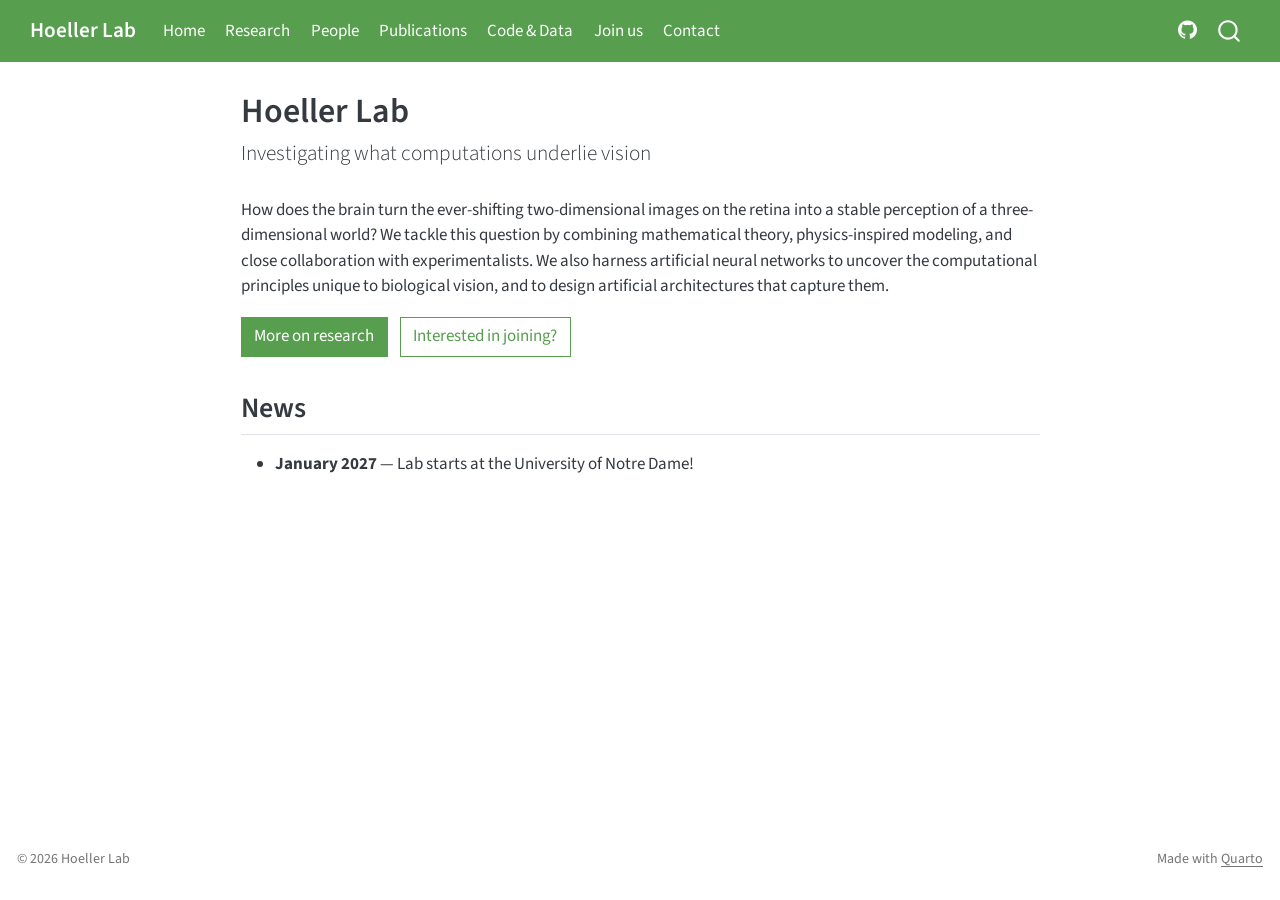
<file: index.html>
<!DOCTYPE html>
<html xmlns="http://www.w3.org/1999/xhtml" lang="en" xml:lang="en"><head>

<meta charset="utf-8">
<meta name="generator" content="quarto-1.10.18">

<meta name="viewport" content="width=device-width, initial-scale=1.0, user-scalable=yes">


<title>Hoeller Lab</title>
<style>
/* Default styles provided by pandoc.
** See https://pandoc.org/MANUAL.html#variables-for-html for config info.
*/
span.smallcaps{font-variant: small-caps;}
div.columns{display: flex; gap: 1.5em;}
div.column{flex: auto;}
@media screen {
div.columns{gap: min(4vw, 1.5em);}
div.column{overflow-x: auto;}
}
div.hanging-indent{margin-left: 1.5em; text-indent: -1.5em;}
ul.task-list{list-style: none;}
ul.task-list li input[type="checkbox"] {
  width: 0.8em;
  margin: 0 0.8em 0.2em -1em; /* quarto-specific, see https://github.com/quarto-dev/quarto-cli/issues/4556 */ 
  vertical-align: middle;
}
</style>


<script src="site_libs/quarto-nav/quarto-nav.js"></script>
<script src="site_libs/clipboard/clipboard.min.js"></script>
<script src="site_libs/quarto-search/autocomplete.umd.js"></script>
<script src="site_libs/quarto-search/fuse.min.js"></script>
<script src="site_libs/quarto-search/quarto-search.js"></script>
<meta name="quarto:offset" content="./">
<script src="site_libs/quarto-html/quarto.js" type="module"></script>
<script src="site_libs/quarto-html/tabsets/tabsets.js" type="module"></script>
<script src="site_libs/quarto-html/popper.min.js"></script>
<script src="site_libs/quarto-html/tippy.umd.min.js"></script>
<script src="site_libs/quarto-html/anchor.min.js"></script>
<link href="site_libs/quarto-html/tippy.css" rel="stylesheet">
<link href="site_libs/quarto-html/quarto-syntax-highlighting-64a204ab8560d761af7679ceaba22944.css" rel="stylesheet" id="quarto-text-highlighting-styles">
<script src="site_libs/bootstrap/bootstrap.min.js"></script>
<link href="site_libs/bootstrap/bootstrap-icons.css" rel="stylesheet">
<link href="site_libs/bootstrap/bootstrap-8070206e099d6270c2d68bb6889b895f.min.css" rel="stylesheet" append-hash="true" id="quarto-bootstrap" data-mode="light">
<script id="quarto-search-options" type="application/json">{
  "location": "navbar",
  "copy-button": false,
  "collapse-after": 3,
  "panel-placement": "end",
  "type": "overlay",
  "limit": 50,
  "keyboard-shortcut": [
    "f",
    "/",
    "s"
  ],
  "show-item-context": false,
  "language": {
    "search-no-results-text": "No results",
    "search-matching-documents-text": "matching documents",
    "search-copy-link-title": "Copy link to search",
    "search-hide-matches-text": "Hide additional matches",
    "search-more-match-text": "more match in this document",
    "search-more-matches-text": "more matches in this document",
    "search-clear-button-title": "Clear",
    "search-text-placeholder": "",
    "search-detached-cancel-button-title": "Cancel",
    "search-submit-button-title": "Submit",
    "search-label": "Search"
  }
}</script>


<link rel="canonical" href="https://academicweb.nd.edu/hoellerlab/">
</head>

<body class="nav-fixed fullcontent quarto-light">

<div id="quarto-search-results"></div>
  <header id="quarto-header" class="headroom fixed-top">
    <nav class="navbar navbar-expand-lg " data-bs-theme="dark">
      <div class="navbar-container container-fluid">
      <div class="navbar-brand-container mx-auto">
    <a class="navbar-brand" href="./index.html">
    <span class="navbar-title">Hoeller Lab</span>
    </a>
  </div>
            <div id="quarto-search" class="" title="Search"></div>
          <button class="navbar-toggler" type="button" data-bs-toggle="collapse" data-bs-target="#navbarCollapse" aria-controls="navbarCollapse" role="menu" aria-expanded="false" aria-label="Toggle navigation" onclick="if (window.quartoToggleHeadroom) { window.quartoToggleHeadroom(); }">
  <span class="navbar-toggler-icon"></span>
</button>
          <div class="collapse navbar-collapse" id="navbarCollapse">
            <ul class="navbar-nav navbar-nav-scroll me-auto">
  <li class="nav-item">
    <a class="nav-link active" href="./index.html" aria-current="page"> 
<span class="menu-text">Home</span></a>
  </li>  
  <li class="nav-item">
    <a class="nav-link" href="./research.html"> 
<span class="menu-text">Research</span></a>
  </li>  
  <li class="nav-item">
    <a class="nav-link" href="./people/index.html"> 
<span class="menu-text">People</span></a>
  </li>  
  <li class="nav-item">
    <a class="nav-link" href="./publications.html"> 
<span class="menu-text">Publications</span></a>
  </li>  
  <li class="nav-item">
    <a class="nav-link" href="./code-data.html"> 
<span class="menu-text">Code &amp; Data</span></a>
  </li>  
  <li class="nav-item">
    <a class="nav-link" href="./join.html"> 
<span class="menu-text">Join us</span></a>
  </li>  
  <li class="nav-item">
    <a class="nav-link" href="./contact.html"> 
<span class="menu-text">Contact</span></a>
  </li>  
</ul>
            <ul class="navbar-nav navbar-nav-scroll ms-auto">
  <li class="nav-item compact">
    <a class="nav-link" href="https://github.com/hoellerlab"> <i class="bi bi-github" role="img" aria-label="GitHub">
</i> 
<span class="menu-text"></span></a>
  </li>  
</ul>
          </div> <!-- /navcollapse -->
            <div class="quarto-navbar-tools">
</div>
      </div> <!-- /container-fluid -->
    </nav>
</header>
<!-- content -->
<div id="quarto-content" class="quarto-container page-columns page-rows-contents page-layout-article page-navbar">
<!-- sidebar -->
<!-- margin-sidebar -->
    
<!-- main -->
<main class="content" id="quarto-document-content">

<header id="title-block-header" class="quarto-title-block default">
<div class="quarto-title">
<h1 class="title">Hoeller Lab</h1>
<p class="subtitle lead">Investigating what computations underlie vision</p>
</div>



<div class="quarto-title-meta">

    
  
    
  </div>
  


</header>


<p>How does the brain turn the ever-shifting two-dimensional images on the retina into a stable perception of a three-dimensional world? We tackle this question by combining mathematical theory, physics-inspired modeling, and close collaboration with experimentalists. We also harness artificial neural networks to uncover the computational principles unique to biological vision, and to design artificial architectures that capture them.</p>
<p><a href="./research.html" class="btn btn-primary me-2">More on research</a> <a href="./join.html" class="btn btn-outline-primary">Interested in joining?</a></p>
<section id="news" class="level2">
<h2 class="anchored" data-anchor-id="news">News</h2>
<ul>
<li><strong>January 2027</strong> — Lab starts at the University of Notre Dame!</li>
</ul>


</section>

</main> <!-- /main -->
<script id="quarto-html-after-body" type="application/javascript">
  window.document.addEventListener("DOMContentLoaded", function (event) {
    const icon = "";
    const anchorJS = new window.AnchorJS();
    anchorJS.options = {
      placement: 'right',
      icon: icon
    };
    anchorJS.add('.anchored');
    const isCodeAnnotation = (el) => {
      for (const clz of el.classList) {
        if (clz.startsWith('code-annotation-')) {                     
          return true;
        }
      }
      return false;
    }
    const onCopySuccess = function(e) {
      // button target
      const button = e.trigger;
      // don't keep focus
      button.blur();
      // flash "checked"
      button.classList.add('code-copy-button-checked');
      var currentTitle = button.getAttribute("title");
      button.setAttribute("title", "Copied!");
      let tooltip;
      if (window.bootstrap) {
        button.setAttribute("data-bs-toggle", "tooltip");
        button.setAttribute("data-bs-placement", "left");
        button.setAttribute("data-bs-title", "Copied!");
        tooltip = new bootstrap.Tooltip(button, 
          { trigger: "manual", 
            customClass: "code-copy-button-tooltip",
            offset: [0, -8]});
        tooltip.show();    
      }
      setTimeout(function() {
        if (tooltip) {
          tooltip.hide();
          button.removeAttribute("data-bs-title");
          button.removeAttribute("data-bs-toggle");
          button.removeAttribute("data-bs-placement");
        }
        button.setAttribute("title", currentTitle);
        button.classList.remove('code-copy-button-checked');
      }, 1000);
      // clear code selection
      e.clearSelection();
    }
    const getTextToCopy = function(trigger) {
      const outerScaffold = trigger.parentElement.cloneNode(true);
      const codeEl = outerScaffold.querySelector('code');
      for (const childEl of codeEl.children) {
        if (isCodeAnnotation(childEl)) {
          childEl.remove();
        }
      }
      return codeEl.innerText;
    }
    const clipboard = new window.ClipboardJS('.code-copy-button:not([data-in-quarto-modal])', {
      text: getTextToCopy
    });
    clipboard.on('success', onCopySuccess);
    if (window.document.getElementById('quarto-embedded-source-code-modal')) {
      const clipboardModal = new window.ClipboardJS('.code-copy-button[data-in-quarto-modal]', {
        text: getTextToCopy,
        container: window.document.getElementById('quarto-embedded-source-code-modal')
      });
      clipboardModal.on('success', onCopySuccess);
    }
      var localhostRegex = new RegExp(/^(?:http|https):\/\/localhost\:?[0-9]*\//);
      var mailtoRegex = new RegExp(/^mailto:/);
        var filterRegex = new RegExp("https:\/\/academicweb\.nd\.edu\/hoellerlab\/");
      var isInternal = (href) => {
          return filterRegex.test(href) || localhostRegex.test(href) || mailtoRegex.test(href);
      }
      // Inspect non-navigation links and adorn them if external
     var links = window.document.querySelectorAll('a[href]:not(.nav-link):not(.navbar-brand):not(.toc-action):not(.sidebar-link):not(.sidebar-item-toggle):not(.pagination-link):not(.no-external):not([aria-hidden]):not(.dropdown-item):not(.quarto-navigation-tool):not(.about-link)');
      for (var i=0; i<links.length; i++) {
        const link = links[i];
        if (!isInternal(link.href)) {
          // undo the damage that might have been done by quarto-nav.js in the case of
          // links that we want to consider external
          if (link.dataset.originalHref !== undefined) {
            link.href = link.dataset.originalHref;
          }
            // target, if specified
            link.setAttribute("target", "_blank");
            if (link.getAttribute("rel") === null) {
              link.setAttribute("rel", "noopener");
            }
        }
      }
    function tippyHover(el, contentFn, onTriggerFn, onUntriggerFn) {
      const config = {
        allowHTML: true,
        maxWidth: 500,
        delay: 100,
        arrow: false,
        appendTo: function(el) {
            return el.parentElement;
        },
        interactive: true,
        interactiveBorder: 10,
        theme: 'quarto',
        placement: 'bottom-start',
      };
      if (contentFn) {
        config.content = contentFn;
      }
      if (onTriggerFn) {
        config.onTrigger = onTriggerFn;
      }
      if (onUntriggerFn) {
        config.onUntrigger = onUntriggerFn;
      }
      window.tippy(el, config); 
    }
    const noterefs = window.document.querySelectorAll('a[role="doc-noteref"]');
    for (var i=0; i<noterefs.length; i++) {
      const ref = noterefs[i];
      tippyHover(ref, function() {
        // use id or data attribute instead here
        let href = ref.getAttribute('data-footnote-href') || ref.getAttribute('href');
        try { href = new URL(href).hash; } catch {}
        const id = href.replace(/^#\/?/, "");
        const note = window.document.getElementById(id);
        if (note) {
          return note.innerHTML;
        } else {
          return "";
        }
      });
    }
    const xrefs = window.document.querySelectorAll('a.quarto-xref');
    const processXRef = (id, note) => {
      // Strip column container classes
      const stripColumnClz = (el) => {
        el.classList.remove("page-full", "page-columns");
        if (el.children) {
          for (const child of el.children) {
            stripColumnClz(child);
          }
        }
      }
      stripColumnClz(note)
      if (id === null || id.startsWith('sec-')) {
        // Special case sections, only their first couple elements
        const container = document.createElement("div");
        if (note.children && note.children.length > 2) {
          container.appendChild(note.children[0].cloneNode(true));
          for (let i = 1; i < note.children.length; i++) {
            const child = note.children[i];
            if (child.tagName === "P" && child.innerText === "") {
              continue;
            } else {
              container.appendChild(child.cloneNode(true));
              break;
            }
          }
          if (window.Quarto?.typesetMath) {
            window.Quarto.typesetMath(container);
          }
          return container.innerHTML
        } else {
          if (window.Quarto?.typesetMath) {
            window.Quarto.typesetMath(note);
          }
          return note.innerHTML;
        }
      } else {
        // Remove any anchor links if they are present
        const anchorLink = note.querySelector('a.anchorjs-link');
        if (anchorLink) {
          anchorLink.remove();
        }
        if (window.Quarto?.typesetMath) {
          window.Quarto.typesetMath(note);
        }
        if (note.classList.contains("callout")) {
          return note.outerHTML;
        } else {
          return note.innerHTML;
        }
      }
    }
    for (var i=0; i<xrefs.length; i++) {
      const xref = xrefs[i];
      tippyHover(xref, undefined, function(instance) {
        instance.disable();
        let url = xref.getAttribute('href');
        let hash = undefined; 
        if (url.startsWith('#')) {
          hash = url;
        } else {
          try { hash = new URL(url).hash; } catch {}
        }
        if (hash) {
          const id = hash.replace(/^#\/?/, "");
          const note = window.document.getElementById(id);
          if (note !== null) {
            try {
              const html = processXRef(id, note.cloneNode(true));
              instance.setContent(html);
            } finally {
              instance.enable();
              instance.show();
            }
          } else {
            // See if we can fetch this
            fetch(url.split('#')[0])
            .then(res => res.text())
            .then(html => {
              const parser = new DOMParser();
              const htmlDoc = parser.parseFromString(html, "text/html");
              const note = htmlDoc.getElementById(id);
              if (note !== null) {
                const html = processXRef(id, note);
                instance.setContent(html);
              } 
            }).finally(() => {
              instance.enable();
              instance.show();
            });
          }
        } else {
          // See if we can fetch a full url (with no hash to target)
          // This is a special case and we should probably do some content thinning / targeting
          fetch(url)
          .then(res => res.text())
          .then(html => {
            const parser = new DOMParser();
            const htmlDoc = parser.parseFromString(html, "text/html");
            const note = htmlDoc.querySelector('main.content');
            if (note !== null) {
              // This should only happen for chapter cross references
              // (since there is no id in the URL)
              // remove the first header
              if (note.children.length > 0 && note.children[0].tagName === "HEADER") {
                note.children[0].remove();
              }
              const html = processXRef(null, note);
              instance.setContent(html);
            } 
          }).finally(() => {
            instance.enable();
            instance.show();
          });
        }
      }, function(instance) {
      });
    }
        let selectedAnnoteEl;
        const selectorForAnnotation = ( cell, annotation) => {
          let cellAttr = 'data-code-cell="' + cell + '"';
          let lineAttr = 'data-code-annotation="' +  annotation + '"';
          const selector = 'span[' + cellAttr + '][' + lineAttr + ']';
          return selector;
        }
        const selectCodeLines = (annoteEl) => {
          const doc = window.document;
          const targetCell = annoteEl.getAttribute("data-target-cell");
          const targetAnnotation = annoteEl.getAttribute("data-target-annotation");
          const annoteSpan = window.document.querySelector(selectorForAnnotation(targetCell, targetAnnotation));
          const lines = annoteSpan.getAttribute("data-code-lines").split(",");
          const lineIds = lines.map((line) => {
            return targetCell + "-" + line;
          })
          let top = null;
          let height = null;
          let parent = null;
          if (lineIds.length > 0) {
              //compute the position of the single el (top and bottom and make a div)
              const el = window.document.getElementById(lineIds[0]);
              top = el.offsetTop;
              height = el.offsetHeight;
              parent = el.parentElement.parentElement;
            if (lineIds.length > 1) {
              const lastEl = window.document.getElementById(lineIds[lineIds.length - 1]);
              const bottom = lastEl.offsetTop + lastEl.offsetHeight;
              height = bottom - top;
            }
            if (top !== null && height !== null && parent !== null) {
              // cook up a div (if necessary) and position it 
              let div = window.document.getElementById("code-annotation-line-highlight");
              if (div === null) {
                div = window.document.createElement("div");
                div.setAttribute("id", "code-annotation-line-highlight");
                div.style.position = 'absolute';
                parent.appendChild(div);
              }
              div.style.top = top - 2 + "px";
              div.style.height = height + 4 + "px";
              div.style.left = 0;
              let gutterDiv = window.document.getElementById("code-annotation-line-highlight-gutter");
              if (gutterDiv === null) {
                gutterDiv = window.document.createElement("div");
                gutterDiv.setAttribute("id", "code-annotation-line-highlight-gutter");
                gutterDiv.style.position = 'absolute';
                const codeCell = window.document.getElementById(targetCell);
                const gutter = codeCell.querySelector('.code-annotation-gutter');
                gutter.appendChild(gutterDiv);
              }
              gutterDiv.style.top = top - 2 + "px";
              gutterDiv.style.height = height + 4 + "px";
            }
            selectedAnnoteEl = annoteEl;
          }
        };
        const unselectCodeLines = () => {
          const elementsIds = ["code-annotation-line-highlight", "code-annotation-line-highlight-gutter"];
          elementsIds.forEach((elId) => {
            const div = window.document.getElementById(elId);
            if (div) {
              div.remove();
            }
          });
          selectedAnnoteEl = undefined;
        };
          // Handle positioning of the toggle
      window.addEventListener(
        "resize",
        throttle(() => {
          elRect = undefined;
          if (selectedAnnoteEl) {
            selectCodeLines(selectedAnnoteEl);
          }
        }, 10)
      );
      function throttle(fn, ms) {
      let throttle = false;
      let timer;
        return (...args) => {
          if(!throttle) { // first call gets through
              fn.apply(this, args);
              throttle = true;
          } else { // all the others get throttled
              if(timer) clearTimeout(timer); // cancel #2
              timer = setTimeout(() => {
                fn.apply(this, args);
                timer = throttle = false;
              }, ms);
          }
        };
      }
        // Attach click handler to the DT
        const annoteDls = window.document.querySelectorAll('dt[data-target-cell]');
        for (const annoteDlNode of annoteDls) {
          annoteDlNode.addEventListener('click', (event) => {
            const clickedEl = event.target;
            if (clickedEl !== selectedAnnoteEl) {
              unselectCodeLines();
              const activeEl = window.document.querySelector('dt[data-target-cell].code-annotation-active');
              if (activeEl) {
                activeEl.classList.remove('code-annotation-active');
              }
              selectCodeLines(clickedEl);
              clickedEl.classList.add('code-annotation-active');
            } else {
              // Unselect the line
              unselectCodeLines();
              clickedEl.classList.remove('code-annotation-active');
            }
          });
        }
    const findCites = (el) => {
      const parentEl = el.parentElement;
      if (parentEl) {
        const cites = parentEl.dataset.cites;
        if (cites) {
          return {
            el,
            cites: cites.split(' ')
          };
        } else {
          return findCites(el.parentElement)
        }
      } else {
        return undefined;
      }
    };
    var bibliorefs = window.document.querySelectorAll('a[role="doc-biblioref"]');
    for (var i=0; i<bibliorefs.length; i++) {
      const ref = bibliorefs[i];
      const citeInfo = findCites(ref);
      if (citeInfo) {
        tippyHover(citeInfo.el, function() {
          var popup = window.document.createElement('div');
          citeInfo.cites.forEach(function(cite) {
            var citeDiv = window.document.createElement('div');
            citeDiv.classList.add('hanging-indent');
            citeDiv.classList.add('csl-entry');
            var biblioDiv = window.document.getElementById('ref-' + cite);
            if (biblioDiv) {
              citeDiv.innerHTML = biblioDiv.innerHTML;
            }
            popup.appendChild(citeDiv);
          });
          return popup.innerHTML;
        });
      }
    }
  });
  </script>
</div> <!-- /content -->
<footer class="footer">
  <div class="nav-footer">
    <div class="nav-footer-left">
<p>© 2026 Hoeller Lab</p>
</div>   
    <div class="nav-footer-center">
      &nbsp;
    </div>
    <div class="nav-footer-right">
<p>Made with <a href="https://quarto.org">Quarto</a></p>
</div>
  </div>
</footer>




</body></html>
</file>
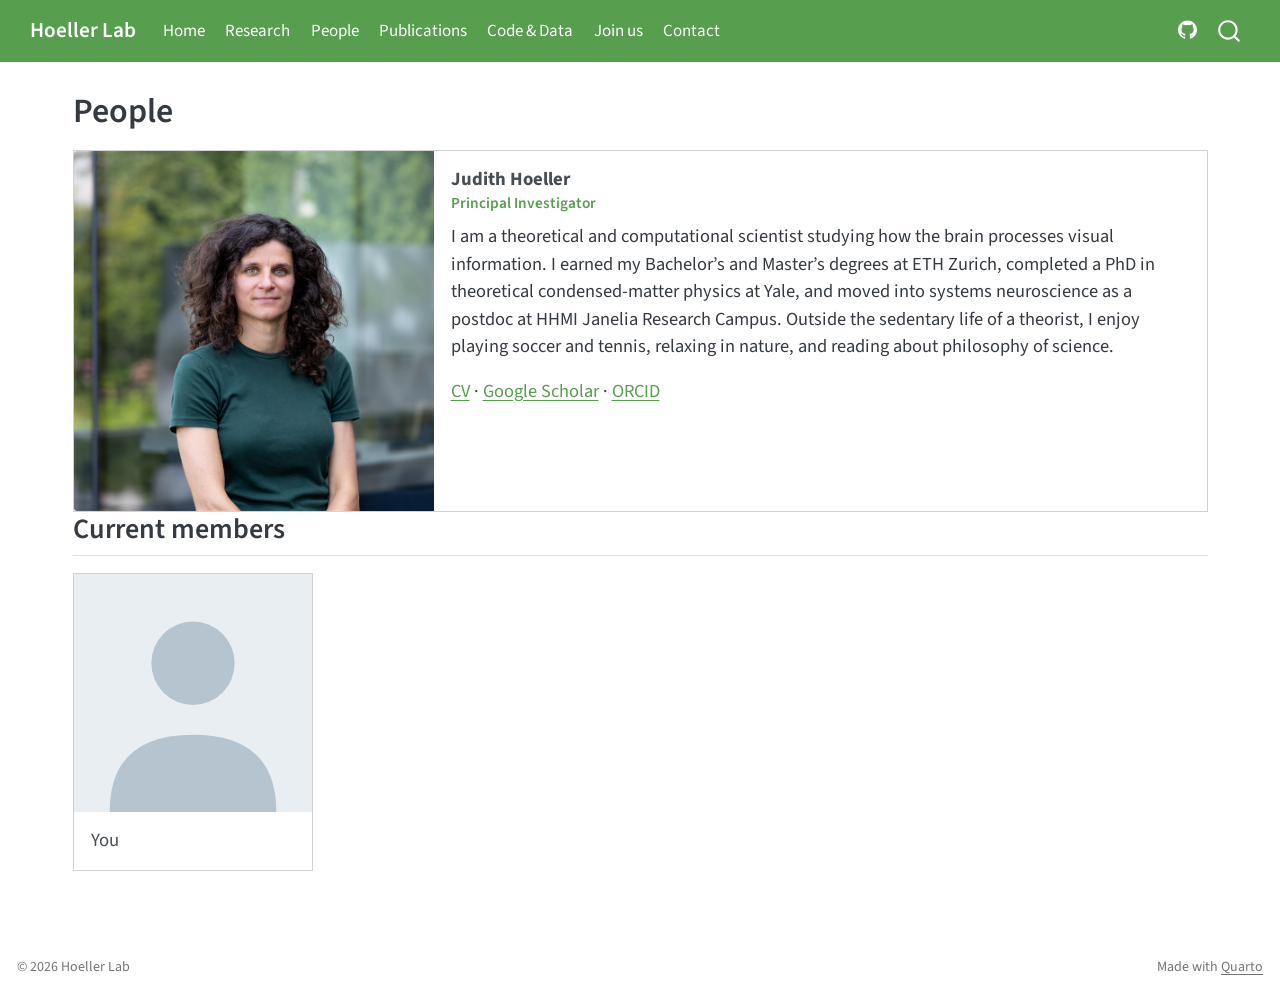
<file: people/index.html>
<!DOCTYPE html>
<html xmlns="http://www.w3.org/1999/xhtml" lang="en" xml:lang="en"><head>

<meta charset="utf-8">
<meta name="generator" content="quarto-1.10.18">

<meta name="viewport" content="width=device-width, initial-scale=1.0, user-scalable=yes">


<title>People – Hoeller Lab</title>
<style>
/* Default styles provided by pandoc.
** See https://pandoc.org/MANUAL.html#variables-for-html for config info.
*/
span.smallcaps{font-variant: small-caps;}
div.columns{display: flex; gap: 1.5em;}
div.column{flex: auto;}
@media screen {
div.columns{gap: min(4vw, 1.5em);}
div.column{overflow-x: auto;}
}
div.hanging-indent{margin-left: 1.5em; text-indent: -1.5em;}
ul.task-list{list-style: none;}
ul.task-list li input[type="checkbox"] {
  width: 0.8em;
  margin: 0 0.8em 0.2em -1em; /* quarto-specific, see https://github.com/quarto-dev/quarto-cli/issues/4556 */ 
  vertical-align: middle;
}
</style>


<script src="../site_libs/quarto-nav/quarto-nav.js"></script>
<script src="../site_libs/clipboard/clipboard.min.js"></script>
<script src="../site_libs/quarto-search/autocomplete.umd.js"></script>
<script src="../site_libs/quarto-search/fuse.min.js"></script>
<script src="../site_libs/quarto-search/quarto-search.js"></script>
<meta name="quarto:offset" content="../">
<script src="../site_libs/quarto-html/quarto.js" type="module"></script>
<script src="../site_libs/quarto-html/tabsets/tabsets.js" type="module"></script>
<script src="../site_libs/quarto-html/popper.min.js"></script>
<script src="../site_libs/quarto-html/tippy.umd.min.js"></script>
<script src="../site_libs/quarto-html/anchor.min.js"></script>
<link href="../site_libs/quarto-html/tippy.css" rel="stylesheet">
<link href="../site_libs/quarto-html/quarto-syntax-highlighting-64a204ab8560d761af7679ceaba22944.css" rel="stylesheet" id="quarto-text-highlighting-styles">
<script src="../site_libs/bootstrap/bootstrap.min.js"></script>
<link href="../site_libs/bootstrap/bootstrap-icons.css" rel="stylesheet">
<link href="../site_libs/bootstrap/bootstrap-8070206e099d6270c2d68bb6889b895f.min.css" rel="stylesheet" append-hash="true" id="quarto-bootstrap" data-mode="light">
<script id="quarto-search-options" type="application/json">{
  "location": "navbar",
  "copy-button": false,
  "collapse-after": 3,
  "panel-placement": "end",
  "type": "overlay",
  "limit": 50,
  "keyboard-shortcut": [
    "f",
    "/",
    "s"
  ],
  "show-item-context": false,
  "language": {
    "search-no-results-text": "No results",
    "search-matching-documents-text": "matching documents",
    "search-copy-link-title": "Copy link to search",
    "search-hide-matches-text": "Hide additional matches",
    "search-more-match-text": "more match in this document",
    "search-more-matches-text": "more matches in this document",
    "search-clear-button-title": "Clear",
    "search-text-placeholder": "",
    "search-detached-cancel-button-title": "Cancel",
    "search-submit-button-title": "Submit",
    "search-label": "Search"
  }
}</script>


<link rel="canonical" href="https://academicweb.nd.edu/hoellerlab/people/">
</head>

<body class="nav-fixed quarto-light">

<div id="quarto-search-results"></div>
  <header id="quarto-header" class="headroom fixed-top">
    <nav class="navbar navbar-expand-lg " data-bs-theme="dark">
      <div class="navbar-container container-fluid">
      <div class="navbar-brand-container mx-auto">
    <a class="navbar-brand" href="../index.html">
    <span class="navbar-title">Hoeller Lab</span>
    </a>
  </div>
            <div id="quarto-search" class="" title="Search"></div>
          <button class="navbar-toggler" type="button" data-bs-toggle="collapse" data-bs-target="#navbarCollapse" aria-controls="navbarCollapse" role="menu" aria-expanded="false" aria-label="Toggle navigation" onclick="if (window.quartoToggleHeadroom) { window.quartoToggleHeadroom(); }">
  <span class="navbar-toggler-icon"></span>
</button>
          <div class="collapse navbar-collapse" id="navbarCollapse">
            <ul class="navbar-nav navbar-nav-scroll me-auto">
  <li class="nav-item">
    <a class="nav-link" href="../index.html"> 
<span class="menu-text">Home</span></a>
  </li>  
  <li class="nav-item">
    <a class="nav-link" href="../research.html"> 
<span class="menu-text">Research</span></a>
  </li>  
  <li class="nav-item">
    <a class="nav-link active" href="../people/index.html" aria-current="page"> 
<span class="menu-text">People</span></a>
  </li>  
  <li class="nav-item">
    <a class="nav-link" href="../publications.html"> 
<span class="menu-text">Publications</span></a>
  </li>  
  <li class="nav-item">
    <a class="nav-link" href="../code-data.html"> 
<span class="menu-text">Code &amp; Data</span></a>
  </li>  
  <li class="nav-item">
    <a class="nav-link" href="../join.html"> 
<span class="menu-text">Join us</span></a>
  </li>  
  <li class="nav-item">
    <a class="nav-link" href="../contact.html"> 
<span class="menu-text">Contact</span></a>
  </li>  
</ul>
            <ul class="navbar-nav navbar-nav-scroll ms-auto">
  <li class="nav-item compact">
    <a class="nav-link" href="https://github.com/hoellerlab"> <i class="bi bi-github" role="img" aria-label="GitHub">
</i> 
<span class="menu-text"></span></a>
  </li>  
</ul>
          </div> <!-- /navcollapse -->
            <div class="quarto-navbar-tools">
</div>
      </div> <!-- /container-fluid -->
    </nav>
</header>
<!-- content -->
<div id="quarto-content" class="quarto-container page-columns page-rows-contents page-layout-full page-navbar">
<!-- sidebar -->
<!-- margin-sidebar -->
    
<!-- main -->
<main class="content column-page" id="quarto-document-content">

<header id="title-block-header" class="quarto-title-block default">
<div class="quarto-title">
<h1 class="title">People</h1>
</div>



<div class="quarto-title-meta column-page">

    
  
    
  </div>
  


</header>


<div class="people-grid pi-grid">
<div class="card h-100">
<img src="../assets/Judith-1.jpg" class="card-img-top" alt="Judith Hoeller">
<div class="card-body">
<h5 class="card-title anchored">
<strong>Judith Hoeller</strong>
</h5>
<div class="member-role mb-2">
Principal Investigator
</div>
<p class="card-text">
I am a theoretical and computational scientist studying how the brain processes visual information. I earned my Bachelor’s and Master’s degrees at ETH Zurich, completed a PhD in theoretical condensed-matter physics at Yale, and moved into systems neuroscience as a postdoc at HHMI Janelia Research Campus. Outside the sedentary life of a theorist, I enjoy playing soccer and tennis, relaxing in nature, and reading about philosophy of science.
</p>
<p class="card-text mb-0">
<a href="../assets/JH_CV_2026.pdf">CV</a> · <a href="https://scholar.google.com/citations?user=FicZM4wAAAAJ&amp;hl=en">Google Scholar</a> · <a href="https://orcid.org/0009-0004-7261-4156">ORCID</a>
</p>
</div>
</div>
</div>
<section id="current-members" class="level2">
<h2 class="anchored" data-anchor-id="current-members">Current members</h2>
<div class="people-grid">
<div class="card h-100">
<img src="../assets/avatar-placeholder.svg" class="card-img-top" alt="Open position">
<div class="card-body">
<h5 class="card-title anchored">
You
</h5>
<p class="card-text">
</p>
</div>
</div>
</div>
<!-- To add a member, copy one whole `<div class="card h-100"> … </div>` block above and edit the photo, name, role, bio, and links. Keep every HTML tag flush to the left margin — indenting a line by 4+ spaces makes it render as literal text. -->


</section>

</main> <!-- /main -->
<script id="quarto-html-after-body" type="application/javascript">
  window.document.addEventListener("DOMContentLoaded", function (event) {
    const icon = "";
    const anchorJS = new window.AnchorJS();
    anchorJS.options = {
      placement: 'right',
      icon: icon
    };
    anchorJS.add('.anchored');
    const isCodeAnnotation = (el) => {
      for (const clz of el.classList) {
        if (clz.startsWith('code-annotation-')) {                     
          return true;
        }
      }
      return false;
    }
    const onCopySuccess = function(e) {
      // button target
      const button = e.trigger;
      // don't keep focus
      button.blur();
      // flash "checked"
      button.classList.add('code-copy-button-checked');
      var currentTitle = button.getAttribute("title");
      button.setAttribute("title", "Copied!");
      let tooltip;
      if (window.bootstrap) {
        button.setAttribute("data-bs-toggle", "tooltip");
        button.setAttribute("data-bs-placement", "left");
        button.setAttribute("data-bs-title", "Copied!");
        tooltip = new bootstrap.Tooltip(button, 
          { trigger: "manual", 
            customClass: "code-copy-button-tooltip",
            offset: [0, -8]});
        tooltip.show();    
      }
      setTimeout(function() {
        if (tooltip) {
          tooltip.hide();
          button.removeAttribute("data-bs-title");
          button.removeAttribute("data-bs-toggle");
          button.removeAttribute("data-bs-placement");
        }
        button.setAttribute("title", currentTitle);
        button.classList.remove('code-copy-button-checked');
      }, 1000);
      // clear code selection
      e.clearSelection();
    }
    const getTextToCopy = function(trigger) {
      const outerScaffold = trigger.parentElement.cloneNode(true);
      const codeEl = outerScaffold.querySelector('code');
      for (const childEl of codeEl.children) {
        if (isCodeAnnotation(childEl)) {
          childEl.remove();
        }
      }
      return codeEl.innerText;
    }
    const clipboard = new window.ClipboardJS('.code-copy-button:not([data-in-quarto-modal])', {
      text: getTextToCopy
    });
    clipboard.on('success', onCopySuccess);
    if (window.document.getElementById('quarto-embedded-source-code-modal')) {
      const clipboardModal = new window.ClipboardJS('.code-copy-button[data-in-quarto-modal]', {
        text: getTextToCopy,
        container: window.document.getElementById('quarto-embedded-source-code-modal')
      });
      clipboardModal.on('success', onCopySuccess);
    }
      var localhostRegex = new RegExp(/^(?:http|https):\/\/localhost\:?[0-9]*\//);
      var mailtoRegex = new RegExp(/^mailto:/);
        var filterRegex = new RegExp("https:\/\/academicweb\.nd\.edu\/hoellerlab\/");
      var isInternal = (href) => {
          return filterRegex.test(href) || localhostRegex.test(href) || mailtoRegex.test(href);
      }
      // Inspect non-navigation links and adorn them if external
     var links = window.document.querySelectorAll('a[href]:not(.nav-link):not(.navbar-brand):not(.toc-action):not(.sidebar-link):not(.sidebar-item-toggle):not(.pagination-link):not(.no-external):not([aria-hidden]):not(.dropdown-item):not(.quarto-navigation-tool):not(.about-link)');
      for (var i=0; i<links.length; i++) {
        const link = links[i];
        if (!isInternal(link.href)) {
          // undo the damage that might have been done by quarto-nav.js in the case of
          // links that we want to consider external
          if (link.dataset.originalHref !== undefined) {
            link.href = link.dataset.originalHref;
          }
            // target, if specified
            link.setAttribute("target", "_blank");
            if (link.getAttribute("rel") === null) {
              link.setAttribute("rel", "noopener");
            }
        }
      }
    function tippyHover(el, contentFn, onTriggerFn, onUntriggerFn) {
      const config = {
        allowHTML: true,
        maxWidth: 500,
        delay: 100,
        arrow: false,
        appendTo: function(el) {
            return el.parentElement;
        },
        interactive: true,
        interactiveBorder: 10,
        theme: 'quarto',
        placement: 'bottom-start',
      };
      if (contentFn) {
        config.content = contentFn;
      }
      if (onTriggerFn) {
        config.onTrigger = onTriggerFn;
      }
      if (onUntriggerFn) {
        config.onUntrigger = onUntriggerFn;
      }
      window.tippy(el, config); 
    }
    const noterefs = window.document.querySelectorAll('a[role="doc-noteref"]');
    for (var i=0; i<noterefs.length; i++) {
      const ref = noterefs[i];
      tippyHover(ref, function() {
        // use id or data attribute instead here
        let href = ref.getAttribute('data-footnote-href') || ref.getAttribute('href');
        try { href = new URL(href).hash; } catch {}
        const id = href.replace(/^#\/?/, "");
        const note = window.document.getElementById(id);
        if (note) {
          return note.innerHTML;
        } else {
          return "";
        }
      });
    }
    const xrefs = window.document.querySelectorAll('a.quarto-xref');
    const processXRef = (id, note) => {
      // Strip column container classes
      const stripColumnClz = (el) => {
        el.classList.remove("page-full", "page-columns");
        if (el.children) {
          for (const child of el.children) {
            stripColumnClz(child);
          }
        }
      }
      stripColumnClz(note)
      if (id === null || id.startsWith('sec-')) {
        // Special case sections, only their first couple elements
        const container = document.createElement("div");
        if (note.children && note.children.length > 2) {
          container.appendChild(note.children[0].cloneNode(true));
          for (let i = 1; i < note.children.length; i++) {
            const child = note.children[i];
            if (child.tagName === "P" && child.innerText === "") {
              continue;
            } else {
              container.appendChild(child.cloneNode(true));
              break;
            }
          }
          if (window.Quarto?.typesetMath) {
            window.Quarto.typesetMath(container);
          }
          return container.innerHTML
        } else {
          if (window.Quarto?.typesetMath) {
            window.Quarto.typesetMath(note);
          }
          return note.innerHTML;
        }
      } else {
        // Remove any anchor links if they are present
        const anchorLink = note.querySelector('a.anchorjs-link');
        if (anchorLink) {
          anchorLink.remove();
        }
        if (window.Quarto?.typesetMath) {
          window.Quarto.typesetMath(note);
        }
        if (note.classList.contains("callout")) {
          return note.outerHTML;
        } else {
          return note.innerHTML;
        }
      }
    }
    for (var i=0; i<xrefs.length; i++) {
      const xref = xrefs[i];
      tippyHover(xref, undefined, function(instance) {
        instance.disable();
        let url = xref.getAttribute('href');
        let hash = undefined; 
        if (url.startsWith('#')) {
          hash = url;
        } else {
          try { hash = new URL(url).hash; } catch {}
        }
        if (hash) {
          const id = hash.replace(/^#\/?/, "");
          const note = window.document.getElementById(id);
          if (note !== null) {
            try {
              const html = processXRef(id, note.cloneNode(true));
              instance.setContent(html);
            } finally {
              instance.enable();
              instance.show();
            }
          } else {
            // See if we can fetch this
            fetch(url.split('#')[0])
            .then(res => res.text())
            .then(html => {
              const parser = new DOMParser();
              const htmlDoc = parser.parseFromString(html, "text/html");
              const note = htmlDoc.getElementById(id);
              if (note !== null) {
                const html = processXRef(id, note);
                instance.setContent(html);
              } 
            }).finally(() => {
              instance.enable();
              instance.show();
            });
          }
        } else {
          // See if we can fetch a full url (with no hash to target)
          // This is a special case and we should probably do some content thinning / targeting
          fetch(url)
          .then(res => res.text())
          .then(html => {
            const parser = new DOMParser();
            const htmlDoc = parser.parseFromString(html, "text/html");
            const note = htmlDoc.querySelector('main.content');
            if (note !== null) {
              // This should only happen for chapter cross references
              // (since there is no id in the URL)
              // remove the first header
              if (note.children.length > 0 && note.children[0].tagName === "HEADER") {
                note.children[0].remove();
              }
              const html = processXRef(null, note);
              instance.setContent(html);
            } 
          }).finally(() => {
            instance.enable();
            instance.show();
          });
        }
      }, function(instance) {
      });
    }
        let selectedAnnoteEl;
        const selectorForAnnotation = ( cell, annotation) => {
          let cellAttr = 'data-code-cell="' + cell + '"';
          let lineAttr = 'data-code-annotation="' +  annotation + '"';
          const selector = 'span[' + cellAttr + '][' + lineAttr + ']';
          return selector;
        }
        const selectCodeLines = (annoteEl) => {
          const doc = window.document;
          const targetCell = annoteEl.getAttribute("data-target-cell");
          const targetAnnotation = annoteEl.getAttribute("data-target-annotation");
          const annoteSpan = window.document.querySelector(selectorForAnnotation(targetCell, targetAnnotation));
          const lines = annoteSpan.getAttribute("data-code-lines").split(",");
          const lineIds = lines.map((line) => {
            return targetCell + "-" + line;
          })
          let top = null;
          let height = null;
          let parent = null;
          if (lineIds.length > 0) {
              //compute the position of the single el (top and bottom and make a div)
              const el = window.document.getElementById(lineIds[0]);
              top = el.offsetTop;
              height = el.offsetHeight;
              parent = el.parentElement.parentElement;
            if (lineIds.length > 1) {
              const lastEl = window.document.getElementById(lineIds[lineIds.length - 1]);
              const bottom = lastEl.offsetTop + lastEl.offsetHeight;
              height = bottom - top;
            }
            if (top !== null && height !== null && parent !== null) {
              // cook up a div (if necessary) and position it 
              let div = window.document.getElementById("code-annotation-line-highlight");
              if (div === null) {
                div = window.document.createElement("div");
                div.setAttribute("id", "code-annotation-line-highlight");
                div.style.position = 'absolute';
                parent.appendChild(div);
              }
              div.style.top = top - 2 + "px";
              div.style.height = height + 4 + "px";
              div.style.left = 0;
              let gutterDiv = window.document.getElementById("code-annotation-line-highlight-gutter");
              if (gutterDiv === null) {
                gutterDiv = window.document.createElement("div");
                gutterDiv.setAttribute("id", "code-annotation-line-highlight-gutter");
                gutterDiv.style.position = 'absolute';
                const codeCell = window.document.getElementById(targetCell);
                const gutter = codeCell.querySelector('.code-annotation-gutter');
                gutter.appendChild(gutterDiv);
              }
              gutterDiv.style.top = top - 2 + "px";
              gutterDiv.style.height = height + 4 + "px";
            }
            selectedAnnoteEl = annoteEl;
          }
        };
        const unselectCodeLines = () => {
          const elementsIds = ["code-annotation-line-highlight", "code-annotation-line-highlight-gutter"];
          elementsIds.forEach((elId) => {
            const div = window.document.getElementById(elId);
            if (div) {
              div.remove();
            }
          });
          selectedAnnoteEl = undefined;
        };
          // Handle positioning of the toggle
      window.addEventListener(
        "resize",
        throttle(() => {
          elRect = undefined;
          if (selectedAnnoteEl) {
            selectCodeLines(selectedAnnoteEl);
          }
        }, 10)
      );
      function throttle(fn, ms) {
      let throttle = false;
      let timer;
        return (...args) => {
          if(!throttle) { // first call gets through
              fn.apply(this, args);
              throttle = true;
          } else { // all the others get throttled
              if(timer) clearTimeout(timer); // cancel #2
              timer = setTimeout(() => {
                fn.apply(this, args);
                timer = throttle = false;
              }, ms);
          }
        };
      }
        // Attach click handler to the DT
        const annoteDls = window.document.querySelectorAll('dt[data-target-cell]');
        for (const annoteDlNode of annoteDls) {
          annoteDlNode.addEventListener('click', (event) => {
            const clickedEl = event.target;
            if (clickedEl !== selectedAnnoteEl) {
              unselectCodeLines();
              const activeEl = window.document.querySelector('dt[data-target-cell].code-annotation-active');
              if (activeEl) {
                activeEl.classList.remove('code-annotation-active');
              }
              selectCodeLines(clickedEl);
              clickedEl.classList.add('code-annotation-active');
            } else {
              // Unselect the line
              unselectCodeLines();
              clickedEl.classList.remove('code-annotation-active');
            }
          });
        }
    const findCites = (el) => {
      const parentEl = el.parentElement;
      if (parentEl) {
        const cites = parentEl.dataset.cites;
        if (cites) {
          return {
            el,
            cites: cites.split(' ')
          };
        } else {
          return findCites(el.parentElement)
        }
      } else {
        return undefined;
      }
    };
    var bibliorefs = window.document.querySelectorAll('a[role="doc-biblioref"]');
    for (var i=0; i<bibliorefs.length; i++) {
      const ref = bibliorefs[i];
      const citeInfo = findCites(ref);
      if (citeInfo) {
        tippyHover(citeInfo.el, function() {
          var popup = window.document.createElement('div');
          citeInfo.cites.forEach(function(cite) {
            var citeDiv = window.document.createElement('div');
            citeDiv.classList.add('hanging-indent');
            citeDiv.classList.add('csl-entry');
            var biblioDiv = window.document.getElementById('ref-' + cite);
            if (biblioDiv) {
              citeDiv.innerHTML = biblioDiv.innerHTML;
            }
            popup.appendChild(citeDiv);
          });
          return popup.innerHTML;
        });
      }
    }
  });
  </script>
</div> <!-- /content -->
<footer class="footer">
  <div class="nav-footer">
    <div class="nav-footer-left">
<p>© 2026 Hoeller Lab</p>
</div>   
    <div class="nav-footer-center">
      &nbsp;
    </div>
    <div class="nav-footer-right">
<p>Made with <a href="https://quarto.org">Quarto</a></p>
</div>
  </div>
</footer>




</body></html>
</file>
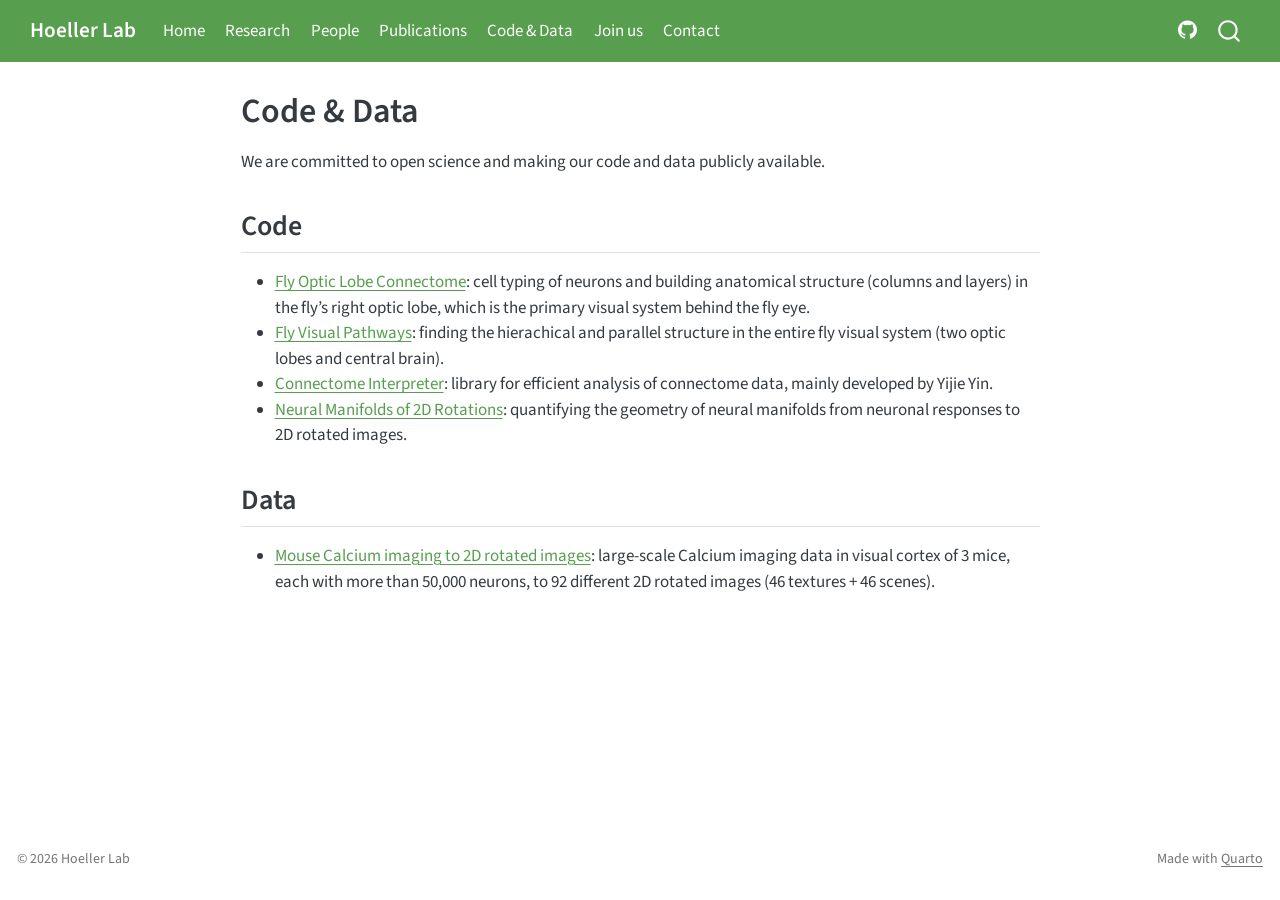
<file: code-data.html>
<!DOCTYPE html>
<html xmlns="http://www.w3.org/1999/xhtml" lang="en" xml:lang="en"><head>

<meta charset="utf-8">
<meta name="generator" content="quarto-1.10.18">

<meta name="viewport" content="width=device-width, initial-scale=1.0, user-scalable=yes">


<title>Code &amp; Data – Hoeller Lab</title>
<style>
/* Default styles provided by pandoc.
** See https://pandoc.org/MANUAL.html#variables-for-html for config info.
*/
span.smallcaps{font-variant: small-caps;}
div.columns{display: flex; gap: 1.5em;}
div.column{flex: auto;}
@media screen {
div.columns{gap: min(4vw, 1.5em);}
div.column{overflow-x: auto;}
}
div.hanging-indent{margin-left: 1.5em; text-indent: -1.5em;}
ul.task-list{list-style: none;}
ul.task-list li input[type="checkbox"] {
  width: 0.8em;
  margin: 0 0.8em 0.2em -1em; /* quarto-specific, see https://github.com/quarto-dev/quarto-cli/issues/4556 */ 
  vertical-align: middle;
}
</style>


<script src="site_libs/quarto-nav/quarto-nav.js"></script>
<script src="site_libs/clipboard/clipboard.min.js"></script>
<script src="site_libs/quarto-search/autocomplete.umd.js"></script>
<script src="site_libs/quarto-search/fuse.min.js"></script>
<script src="site_libs/quarto-search/quarto-search.js"></script>
<meta name="quarto:offset" content="./">
<script src="site_libs/quarto-html/quarto.js" type="module"></script>
<script src="site_libs/quarto-html/tabsets/tabsets.js" type="module"></script>
<script src="site_libs/quarto-html/popper.min.js"></script>
<script src="site_libs/quarto-html/tippy.umd.min.js"></script>
<script src="site_libs/quarto-html/anchor.min.js"></script>
<link href="site_libs/quarto-html/tippy.css" rel="stylesheet">
<link href="site_libs/quarto-html/quarto-syntax-highlighting-64a204ab8560d761af7679ceaba22944.css" rel="stylesheet" id="quarto-text-highlighting-styles">
<script src="site_libs/bootstrap/bootstrap.min.js"></script>
<link href="site_libs/bootstrap/bootstrap-icons.css" rel="stylesheet">
<link href="site_libs/bootstrap/bootstrap-8070206e099d6270c2d68bb6889b895f.min.css" rel="stylesheet" append-hash="true" id="quarto-bootstrap" data-mode="light">
<script id="quarto-search-options" type="application/json">{
  "location": "navbar",
  "copy-button": false,
  "collapse-after": 3,
  "panel-placement": "end",
  "type": "overlay",
  "limit": 50,
  "keyboard-shortcut": [
    "f",
    "/",
    "s"
  ],
  "show-item-context": false,
  "language": {
    "search-no-results-text": "No results",
    "search-matching-documents-text": "matching documents",
    "search-copy-link-title": "Copy link to search",
    "search-hide-matches-text": "Hide additional matches",
    "search-more-match-text": "more match in this document",
    "search-more-matches-text": "more matches in this document",
    "search-clear-button-title": "Clear",
    "search-text-placeholder": "",
    "search-detached-cancel-button-title": "Cancel",
    "search-submit-button-title": "Submit",
    "search-label": "Search"
  }
}</script>


<link rel="canonical" href="https://academicweb.nd.edu/hoellerlab/code-data.html">
</head>

<body class="nav-fixed fullcontent quarto-light">

<div id="quarto-search-results"></div>
  <header id="quarto-header" class="headroom fixed-top">
    <nav class="navbar navbar-expand-lg " data-bs-theme="dark">
      <div class="navbar-container container-fluid">
      <div class="navbar-brand-container mx-auto">
    <a class="navbar-brand" href="./index.html">
    <span class="navbar-title">Hoeller Lab</span>
    </a>
  </div>
            <div id="quarto-search" class="" title="Search"></div>
          <button class="navbar-toggler" type="button" data-bs-toggle="collapse" data-bs-target="#navbarCollapse" aria-controls="navbarCollapse" role="menu" aria-expanded="false" aria-label="Toggle navigation" onclick="if (window.quartoToggleHeadroom) { window.quartoToggleHeadroom(); }">
  <span class="navbar-toggler-icon"></span>
</button>
          <div class="collapse navbar-collapse" id="navbarCollapse">
            <ul class="navbar-nav navbar-nav-scroll me-auto">
  <li class="nav-item">
    <a class="nav-link" href="./index.html"> 
<span class="menu-text">Home</span></a>
  </li>  
  <li class="nav-item">
    <a class="nav-link" href="./research.html"> 
<span class="menu-text">Research</span></a>
  </li>  
  <li class="nav-item">
    <a class="nav-link" href="./people/index.html"> 
<span class="menu-text">People</span></a>
  </li>  
  <li class="nav-item">
    <a class="nav-link" href="./publications.html"> 
<span class="menu-text">Publications</span></a>
  </li>  
  <li class="nav-item">
    <a class="nav-link active" href="./code-data.html" aria-current="page"> 
<span class="menu-text">Code &amp; Data</span></a>
  </li>  
  <li class="nav-item">
    <a class="nav-link" href="./join.html"> 
<span class="menu-text">Join us</span></a>
  </li>  
  <li class="nav-item">
    <a class="nav-link" href="./contact.html"> 
<span class="menu-text">Contact</span></a>
  </li>  
</ul>
            <ul class="navbar-nav navbar-nav-scroll ms-auto">
  <li class="nav-item compact">
    <a class="nav-link" href="https://github.com/hoellerlab"> <i class="bi bi-github" role="img" aria-label="GitHub">
</i> 
<span class="menu-text"></span></a>
  </li>  
</ul>
          </div> <!-- /navcollapse -->
            <div class="quarto-navbar-tools">
</div>
      </div> <!-- /container-fluid -->
    </nav>
</header>
<!-- content -->
<div id="quarto-content" class="quarto-container page-columns page-rows-contents page-layout-article page-navbar">
<!-- sidebar -->
<!-- margin-sidebar -->
    
<!-- main -->
<main class="content" id="quarto-document-content">

<header id="title-block-header" class="quarto-title-block default">
<div class="quarto-title">
<h1 class="title">Code &amp; Data</h1>
</div>



<div class="quarto-title-meta">

    
  
    
  </div>
  


</header>


<p>We are committed to open science and making our code and data publicly available.</p>
<section id="code" class="level2">
<h2 class="anchored" data-anchor-id="code">Code</h2>
<ul>
<li><a href="https://github.com/reiserlab/male-drosophila-visual-system-connectome-code">Fly Optic Lobe Connectome</a>: cell typing of neurons and building anatomical structure (columns and layers) in the fly’s right optic lobe, which is the primary visual system behind the fly eye.</li>
<li><a href="https://github.com/reiserlab/visualpathways">Fly Visual Pathways</a>: finding the hierachical and parallel structure in the entire fly visual system (two optic lobes and central brain).</li>
<li><a href="https://github.com/YijieYin/connectome_interpreter?tab=readme-ov-file">Connectome Interpreter</a>: library for efficient analysis of connectome data, mainly developed by Yijie Yin.</li>
<li><a href="https://github.com/romani-lab/Equivariance-in-neural-networks">Neural Manifolds of 2D Rotations</a>: quantifying the geometry of neural manifolds from neuronal responses to 2D rotated images.</li>
</ul>
</section>
<section id="data" class="level2">
<h2 class="anchored" data-anchor-id="data">Data</h2>
<ul>
<li><a href="https://janelia.figshare.com/articles/dataset/Calcium_imaging_data_for_Equivariant_neuronal_populations_enable_simultaneous_tuning_and_invariance_/29955530">Mouse Calcium imaging to 2D rotated images</a>: large-scale Calcium imaging data in visual cortex of 3 mice, each with more than 50,000 neurons, to 92 different 2D rotated images (46 textures + 46 scenes).</li>
</ul>


</section>

</main> <!-- /main -->
<script id="quarto-html-after-body" type="application/javascript">
  window.document.addEventListener("DOMContentLoaded", function (event) {
    const icon = "";
    const anchorJS = new window.AnchorJS();
    anchorJS.options = {
      placement: 'right',
      icon: icon
    };
    anchorJS.add('.anchored');
    const isCodeAnnotation = (el) => {
      for (const clz of el.classList) {
        if (clz.startsWith('code-annotation-')) {                     
          return true;
        }
      }
      return false;
    }
    const onCopySuccess = function(e) {
      // button target
      const button = e.trigger;
      // don't keep focus
      button.blur();
      // flash "checked"
      button.classList.add('code-copy-button-checked');
      var currentTitle = button.getAttribute("title");
      button.setAttribute("title", "Copied!");
      let tooltip;
      if (window.bootstrap) {
        button.setAttribute("data-bs-toggle", "tooltip");
        button.setAttribute("data-bs-placement", "left");
        button.setAttribute("data-bs-title", "Copied!");
        tooltip = new bootstrap.Tooltip(button, 
          { trigger: "manual", 
            customClass: "code-copy-button-tooltip",
            offset: [0, -8]});
        tooltip.show();    
      }
      setTimeout(function() {
        if (tooltip) {
          tooltip.hide();
          button.removeAttribute("data-bs-title");
          button.removeAttribute("data-bs-toggle");
          button.removeAttribute("data-bs-placement");
        }
        button.setAttribute("title", currentTitle);
        button.classList.remove('code-copy-button-checked');
      }, 1000);
      // clear code selection
      e.clearSelection();
    }
    const getTextToCopy = function(trigger) {
      const outerScaffold = trigger.parentElement.cloneNode(true);
      const codeEl = outerScaffold.querySelector('code');
      for (const childEl of codeEl.children) {
        if (isCodeAnnotation(childEl)) {
          childEl.remove();
        }
      }
      return codeEl.innerText;
    }
    const clipboard = new window.ClipboardJS('.code-copy-button:not([data-in-quarto-modal])', {
      text: getTextToCopy
    });
    clipboard.on('success', onCopySuccess);
    if (window.document.getElementById('quarto-embedded-source-code-modal')) {
      const clipboardModal = new window.ClipboardJS('.code-copy-button[data-in-quarto-modal]', {
        text: getTextToCopy,
        container: window.document.getElementById('quarto-embedded-source-code-modal')
      });
      clipboardModal.on('success', onCopySuccess);
    }
      var localhostRegex = new RegExp(/^(?:http|https):\/\/localhost\:?[0-9]*\//);
      var mailtoRegex = new RegExp(/^mailto:/);
        var filterRegex = new RegExp("https:\/\/academicweb\.nd\.edu\/hoellerlab\/");
      var isInternal = (href) => {
          return filterRegex.test(href) || localhostRegex.test(href) || mailtoRegex.test(href);
      }
      // Inspect non-navigation links and adorn them if external
     var links = window.document.querySelectorAll('a[href]:not(.nav-link):not(.navbar-brand):not(.toc-action):not(.sidebar-link):not(.sidebar-item-toggle):not(.pagination-link):not(.no-external):not([aria-hidden]):not(.dropdown-item):not(.quarto-navigation-tool):not(.about-link)');
      for (var i=0; i<links.length; i++) {
        const link = links[i];
        if (!isInternal(link.href)) {
          // undo the damage that might have been done by quarto-nav.js in the case of
          // links that we want to consider external
          if (link.dataset.originalHref !== undefined) {
            link.href = link.dataset.originalHref;
          }
            // target, if specified
            link.setAttribute("target", "_blank");
            if (link.getAttribute("rel") === null) {
              link.setAttribute("rel", "noopener");
            }
        }
      }
    function tippyHover(el, contentFn, onTriggerFn, onUntriggerFn) {
      const config = {
        allowHTML: true,
        maxWidth: 500,
        delay: 100,
        arrow: false,
        appendTo: function(el) {
            return el.parentElement;
        },
        interactive: true,
        interactiveBorder: 10,
        theme: 'quarto',
        placement: 'bottom-start',
      };
      if (contentFn) {
        config.content = contentFn;
      }
      if (onTriggerFn) {
        config.onTrigger = onTriggerFn;
      }
      if (onUntriggerFn) {
        config.onUntrigger = onUntriggerFn;
      }
      window.tippy(el, config); 
    }
    const noterefs = window.document.querySelectorAll('a[role="doc-noteref"]');
    for (var i=0; i<noterefs.length; i++) {
      const ref = noterefs[i];
      tippyHover(ref, function() {
        // use id or data attribute instead here
        let href = ref.getAttribute('data-footnote-href') || ref.getAttribute('href');
        try { href = new URL(href).hash; } catch {}
        const id = href.replace(/^#\/?/, "");
        const note = window.document.getElementById(id);
        if (note) {
          return note.innerHTML;
        } else {
          return "";
        }
      });
    }
    const xrefs = window.document.querySelectorAll('a.quarto-xref');
    const processXRef = (id, note) => {
      // Strip column container classes
      const stripColumnClz = (el) => {
        el.classList.remove("page-full", "page-columns");
        if (el.children) {
          for (const child of el.children) {
            stripColumnClz(child);
          }
        }
      }
      stripColumnClz(note)
      if (id === null || id.startsWith('sec-')) {
        // Special case sections, only their first couple elements
        const container = document.createElement("div");
        if (note.children && note.children.length > 2) {
          container.appendChild(note.children[0].cloneNode(true));
          for (let i = 1; i < note.children.length; i++) {
            const child = note.children[i];
            if (child.tagName === "P" && child.innerText === "") {
              continue;
            } else {
              container.appendChild(child.cloneNode(true));
              break;
            }
          }
          if (window.Quarto?.typesetMath) {
            window.Quarto.typesetMath(container);
          }
          return container.innerHTML
        } else {
          if (window.Quarto?.typesetMath) {
            window.Quarto.typesetMath(note);
          }
          return note.innerHTML;
        }
      } else {
        // Remove any anchor links if they are present
        const anchorLink = note.querySelector('a.anchorjs-link');
        if (anchorLink) {
          anchorLink.remove();
        }
        if (window.Quarto?.typesetMath) {
          window.Quarto.typesetMath(note);
        }
        if (note.classList.contains("callout")) {
          return note.outerHTML;
        } else {
          return note.innerHTML;
        }
      }
    }
    for (var i=0; i<xrefs.length; i++) {
      const xref = xrefs[i];
      tippyHover(xref, undefined, function(instance) {
        instance.disable();
        let url = xref.getAttribute('href');
        let hash = undefined; 
        if (url.startsWith('#')) {
          hash = url;
        } else {
          try { hash = new URL(url).hash; } catch {}
        }
        if (hash) {
          const id = hash.replace(/^#\/?/, "");
          const note = window.document.getElementById(id);
          if (note !== null) {
            try {
              const html = processXRef(id, note.cloneNode(true));
              instance.setContent(html);
            } finally {
              instance.enable();
              instance.show();
            }
          } else {
            // See if we can fetch this
            fetch(url.split('#')[0])
            .then(res => res.text())
            .then(html => {
              const parser = new DOMParser();
              const htmlDoc = parser.parseFromString(html, "text/html");
              const note = htmlDoc.getElementById(id);
              if (note !== null) {
                const html = processXRef(id, note);
                instance.setContent(html);
              } 
            }).finally(() => {
              instance.enable();
              instance.show();
            });
          }
        } else {
          // See if we can fetch a full url (with no hash to target)
          // This is a special case and we should probably do some content thinning / targeting
          fetch(url)
          .then(res => res.text())
          .then(html => {
            const parser = new DOMParser();
            const htmlDoc = parser.parseFromString(html, "text/html");
            const note = htmlDoc.querySelector('main.content');
            if (note !== null) {
              // This should only happen for chapter cross references
              // (since there is no id in the URL)
              // remove the first header
              if (note.children.length > 0 && note.children[0].tagName === "HEADER") {
                note.children[0].remove();
              }
              const html = processXRef(null, note);
              instance.setContent(html);
            } 
          }).finally(() => {
            instance.enable();
            instance.show();
          });
        }
      }, function(instance) {
      });
    }
        let selectedAnnoteEl;
        const selectorForAnnotation = ( cell, annotation) => {
          let cellAttr = 'data-code-cell="' + cell + '"';
          let lineAttr = 'data-code-annotation="' +  annotation + '"';
          const selector = 'span[' + cellAttr + '][' + lineAttr + ']';
          return selector;
        }
        const selectCodeLines = (annoteEl) => {
          const doc = window.document;
          const targetCell = annoteEl.getAttribute("data-target-cell");
          const targetAnnotation = annoteEl.getAttribute("data-target-annotation");
          const annoteSpan = window.document.querySelector(selectorForAnnotation(targetCell, targetAnnotation));
          const lines = annoteSpan.getAttribute("data-code-lines").split(",");
          const lineIds = lines.map((line) => {
            return targetCell + "-" + line;
          })
          let top = null;
          let height = null;
          let parent = null;
          if (lineIds.length > 0) {
              //compute the position of the single el (top and bottom and make a div)
              const el = window.document.getElementById(lineIds[0]);
              top = el.offsetTop;
              height = el.offsetHeight;
              parent = el.parentElement.parentElement;
            if (lineIds.length > 1) {
              const lastEl = window.document.getElementById(lineIds[lineIds.length - 1]);
              const bottom = lastEl.offsetTop + lastEl.offsetHeight;
              height = bottom - top;
            }
            if (top !== null && height !== null && parent !== null) {
              // cook up a div (if necessary) and position it 
              let div = window.document.getElementById("code-annotation-line-highlight");
              if (div === null) {
                div = window.document.createElement("div");
                div.setAttribute("id", "code-annotation-line-highlight");
                div.style.position = 'absolute';
                parent.appendChild(div);
              }
              div.style.top = top - 2 + "px";
              div.style.height = height + 4 + "px";
              div.style.left = 0;
              let gutterDiv = window.document.getElementById("code-annotation-line-highlight-gutter");
              if (gutterDiv === null) {
                gutterDiv = window.document.createElement("div");
                gutterDiv.setAttribute("id", "code-annotation-line-highlight-gutter");
                gutterDiv.style.position = 'absolute';
                const codeCell = window.document.getElementById(targetCell);
                const gutter = codeCell.querySelector('.code-annotation-gutter');
                gutter.appendChild(gutterDiv);
              }
              gutterDiv.style.top = top - 2 + "px";
              gutterDiv.style.height = height + 4 + "px";
            }
            selectedAnnoteEl = annoteEl;
          }
        };
        const unselectCodeLines = () => {
          const elementsIds = ["code-annotation-line-highlight", "code-annotation-line-highlight-gutter"];
          elementsIds.forEach((elId) => {
            const div = window.document.getElementById(elId);
            if (div) {
              div.remove();
            }
          });
          selectedAnnoteEl = undefined;
        };
          // Handle positioning of the toggle
      window.addEventListener(
        "resize",
        throttle(() => {
          elRect = undefined;
          if (selectedAnnoteEl) {
            selectCodeLines(selectedAnnoteEl);
          }
        }, 10)
      );
      function throttle(fn, ms) {
      let throttle = false;
      let timer;
        return (...args) => {
          if(!throttle) { // first call gets through
              fn.apply(this, args);
              throttle = true;
          } else { // all the others get throttled
              if(timer) clearTimeout(timer); // cancel #2
              timer = setTimeout(() => {
                fn.apply(this, args);
                timer = throttle = false;
              }, ms);
          }
        };
      }
        // Attach click handler to the DT
        const annoteDls = window.document.querySelectorAll('dt[data-target-cell]');
        for (const annoteDlNode of annoteDls) {
          annoteDlNode.addEventListener('click', (event) => {
            const clickedEl = event.target;
            if (clickedEl !== selectedAnnoteEl) {
              unselectCodeLines();
              const activeEl = window.document.querySelector('dt[data-target-cell].code-annotation-active');
              if (activeEl) {
                activeEl.classList.remove('code-annotation-active');
              }
              selectCodeLines(clickedEl);
              clickedEl.classList.add('code-annotation-active');
            } else {
              // Unselect the line
              unselectCodeLines();
              clickedEl.classList.remove('code-annotation-active');
            }
          });
        }
    const findCites = (el) => {
      const parentEl = el.parentElement;
      if (parentEl) {
        const cites = parentEl.dataset.cites;
        if (cites) {
          return {
            el,
            cites: cites.split(' ')
          };
        } else {
          return findCites(el.parentElement)
        }
      } else {
        return undefined;
      }
    };
    var bibliorefs = window.document.querySelectorAll('a[role="doc-biblioref"]');
    for (var i=0; i<bibliorefs.length; i++) {
      const ref = bibliorefs[i];
      const citeInfo = findCites(ref);
      if (citeInfo) {
        tippyHover(citeInfo.el, function() {
          var popup = window.document.createElement('div');
          citeInfo.cites.forEach(function(cite) {
            var citeDiv = window.document.createElement('div');
            citeDiv.classList.add('hanging-indent');
            citeDiv.classList.add('csl-entry');
            var biblioDiv = window.document.getElementById('ref-' + cite);
            if (biblioDiv) {
              citeDiv.innerHTML = biblioDiv.innerHTML;
            }
            popup.appendChild(citeDiv);
          });
          return popup.innerHTML;
        });
      }
    }
  });
  </script>
</div> <!-- /content -->
<footer class="footer">
  <div class="nav-footer">
    <div class="nav-footer-left">
<p>© 2026 Hoeller Lab</p>
</div>   
    <div class="nav-footer-center">
      &nbsp;
    </div>
    <div class="nav-footer-right">
<p>Made with <a href="https://quarto.org">Quarto</a></p>
</div>
  </div>
</footer>




</body></html>
</file>
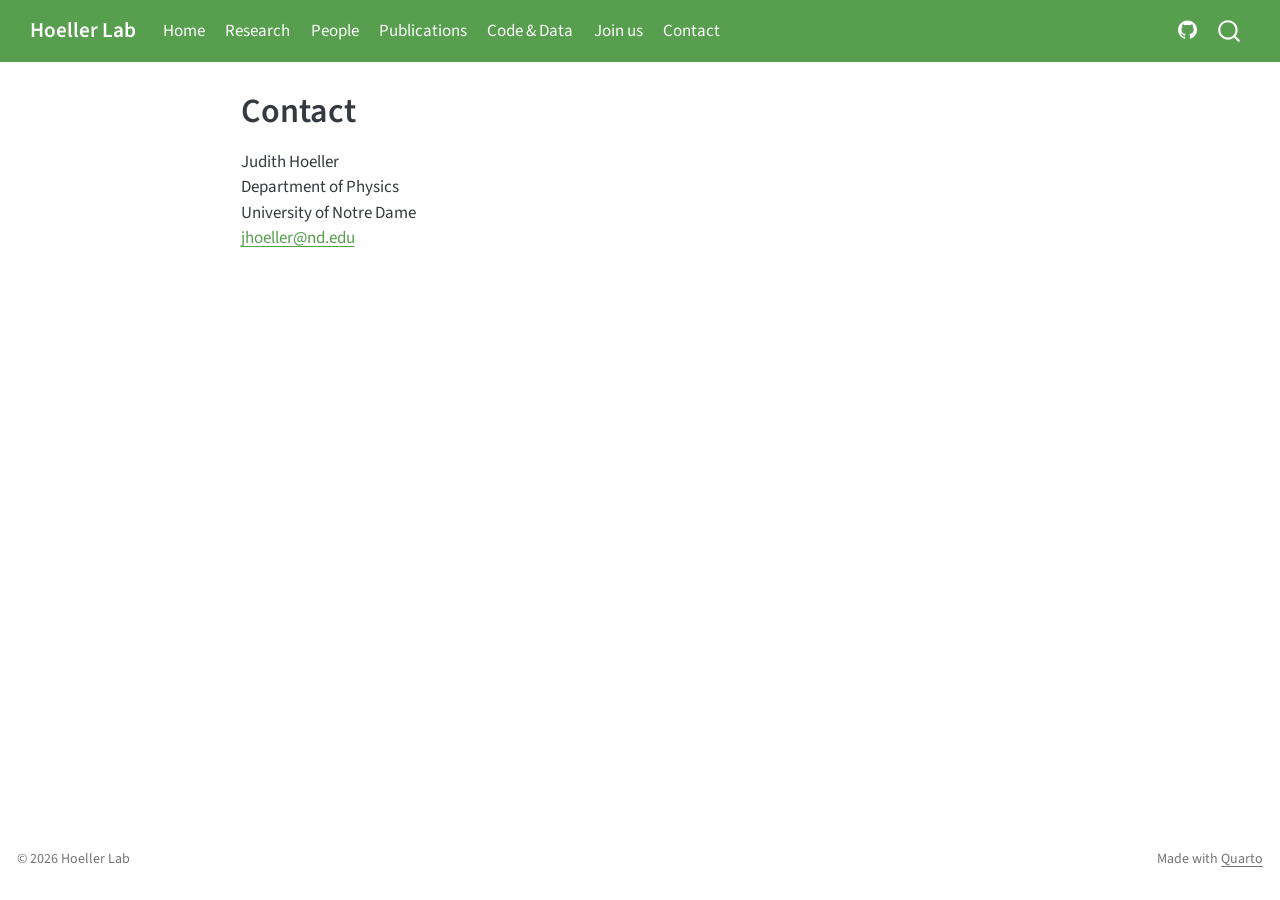
<file: contact.html>
<!DOCTYPE html>
<html xmlns="http://www.w3.org/1999/xhtml" lang="en" xml:lang="en"><head>

<meta charset="utf-8">
<meta name="generator" content="quarto-1.10.18">

<meta name="viewport" content="width=device-width, initial-scale=1.0, user-scalable=yes">


<title>Contact – Hoeller Lab</title>
<style>
/* Default styles provided by pandoc.
** See https://pandoc.org/MANUAL.html#variables-for-html for config info.
*/
span.smallcaps{font-variant: small-caps;}
div.columns{display: flex; gap: 1.5em;}
div.column{flex: auto;}
@media screen {
div.columns{gap: min(4vw, 1.5em);}
div.column{overflow-x: auto;}
}
div.hanging-indent{margin-left: 1.5em; text-indent: -1.5em;}
ul.task-list{list-style: none;}
ul.task-list li input[type="checkbox"] {
  width: 0.8em;
  margin: 0 0.8em 0.2em -1em; /* quarto-specific, see https://github.com/quarto-dev/quarto-cli/issues/4556 */ 
  vertical-align: middle;
}
</style>


<script src="site_libs/quarto-nav/quarto-nav.js"></script>
<script src="site_libs/clipboard/clipboard.min.js"></script>
<script src="site_libs/quarto-search/autocomplete.umd.js"></script>
<script src="site_libs/quarto-search/fuse.min.js"></script>
<script src="site_libs/quarto-search/quarto-search.js"></script>
<meta name="quarto:offset" content="./">
<script src="site_libs/quarto-html/quarto.js" type="module"></script>
<script src="site_libs/quarto-html/tabsets/tabsets.js" type="module"></script>
<script src="site_libs/quarto-html/popper.min.js"></script>
<script src="site_libs/quarto-html/tippy.umd.min.js"></script>
<script src="site_libs/quarto-html/anchor.min.js"></script>
<link href="site_libs/quarto-html/tippy.css" rel="stylesheet">
<link href="site_libs/quarto-html/quarto-syntax-highlighting-64a204ab8560d761af7679ceaba22944.css" rel="stylesheet" id="quarto-text-highlighting-styles">
<script src="site_libs/bootstrap/bootstrap.min.js"></script>
<link href="site_libs/bootstrap/bootstrap-icons.css" rel="stylesheet">
<link href="site_libs/bootstrap/bootstrap-8070206e099d6270c2d68bb6889b895f.min.css" rel="stylesheet" append-hash="true" id="quarto-bootstrap" data-mode="light">
<script id="quarto-search-options" type="application/json">{
  "location": "navbar",
  "copy-button": false,
  "collapse-after": 3,
  "panel-placement": "end",
  "type": "overlay",
  "limit": 50,
  "keyboard-shortcut": [
    "f",
    "/",
    "s"
  ],
  "show-item-context": false,
  "language": {
    "search-no-results-text": "No results",
    "search-matching-documents-text": "matching documents",
    "search-copy-link-title": "Copy link to search",
    "search-hide-matches-text": "Hide additional matches",
    "search-more-match-text": "more match in this document",
    "search-more-matches-text": "more matches in this document",
    "search-clear-button-title": "Clear",
    "search-text-placeholder": "",
    "search-detached-cancel-button-title": "Cancel",
    "search-submit-button-title": "Submit",
    "search-label": "Search"
  }
}</script>


<link rel="canonical" href="https://academicweb.nd.edu/hoellerlab/contact.html">
</head>

<body class="nav-fixed fullcontent quarto-light">

<div id="quarto-search-results"></div>
  <header id="quarto-header" class="headroom fixed-top">
    <nav class="navbar navbar-expand-lg " data-bs-theme="dark">
      <div class="navbar-container container-fluid">
      <div class="navbar-brand-container mx-auto">
    <a class="navbar-brand" href="./index.html">
    <span class="navbar-title">Hoeller Lab</span>
    </a>
  </div>
            <div id="quarto-search" class="" title="Search"></div>
          <button class="navbar-toggler" type="button" data-bs-toggle="collapse" data-bs-target="#navbarCollapse" aria-controls="navbarCollapse" role="menu" aria-expanded="false" aria-label="Toggle navigation" onclick="if (window.quartoToggleHeadroom) { window.quartoToggleHeadroom(); }">
  <span class="navbar-toggler-icon"></span>
</button>
          <div class="collapse navbar-collapse" id="navbarCollapse">
            <ul class="navbar-nav navbar-nav-scroll me-auto">
  <li class="nav-item">
    <a class="nav-link" href="./index.html"> 
<span class="menu-text">Home</span></a>
  </li>  
  <li class="nav-item">
    <a class="nav-link" href="./research.html"> 
<span class="menu-text">Research</span></a>
  </li>  
  <li class="nav-item">
    <a class="nav-link" href="./people/index.html"> 
<span class="menu-text">People</span></a>
  </li>  
  <li class="nav-item">
    <a class="nav-link" href="./publications.html"> 
<span class="menu-text">Publications</span></a>
  </li>  
  <li class="nav-item">
    <a class="nav-link" href="./code-data.html"> 
<span class="menu-text">Code &amp; Data</span></a>
  </li>  
  <li class="nav-item">
    <a class="nav-link" href="./join.html"> 
<span class="menu-text">Join us</span></a>
  </li>  
  <li class="nav-item">
    <a class="nav-link active" href="./contact.html" aria-current="page"> 
<span class="menu-text">Contact</span></a>
  </li>  
</ul>
            <ul class="navbar-nav navbar-nav-scroll ms-auto">
  <li class="nav-item compact">
    <a class="nav-link" href="https://github.com/hoellerlab"> <i class="bi bi-github" role="img" aria-label="GitHub">
</i> 
<span class="menu-text"></span></a>
  </li>  
</ul>
          </div> <!-- /navcollapse -->
            <div class="quarto-navbar-tools">
</div>
      </div> <!-- /container-fluid -->
    </nav>
</header>
<!-- content -->
<div id="quarto-content" class="quarto-container page-columns page-rows-contents page-layout-article page-navbar">
<!-- sidebar -->
<!-- margin-sidebar -->
    
<!-- main -->
<main class="content" id="quarto-document-content">

<header id="title-block-header" class="quarto-title-block default">
<div class="quarto-title">
<h1 class="title">Contact</h1>
</div>



<div class="quarto-title-meta">

    
  
    
  </div>
  


</header>


<p>Judith Hoeller<br>
Department of Physics<br>
University of Notre Dame<br>
<a href="mailto:jhoeller@nd.edu">jhoeller@nd.edu</a></p>



</main> <!-- /main -->
<script id="quarto-html-after-body" type="application/javascript">
  window.document.addEventListener("DOMContentLoaded", function (event) {
    const icon = "";
    const anchorJS = new window.AnchorJS();
    anchorJS.options = {
      placement: 'right',
      icon: icon
    };
    anchorJS.add('.anchored');
    const isCodeAnnotation = (el) => {
      for (const clz of el.classList) {
        if (clz.startsWith('code-annotation-')) {                     
          return true;
        }
      }
      return false;
    }
    const onCopySuccess = function(e) {
      // button target
      const button = e.trigger;
      // don't keep focus
      button.blur();
      // flash "checked"
      button.classList.add('code-copy-button-checked');
      var currentTitle = button.getAttribute("title");
      button.setAttribute("title", "Copied!");
      let tooltip;
      if (window.bootstrap) {
        button.setAttribute("data-bs-toggle", "tooltip");
        button.setAttribute("data-bs-placement", "left");
        button.setAttribute("data-bs-title", "Copied!");
        tooltip = new bootstrap.Tooltip(button, 
          { trigger: "manual", 
            customClass: "code-copy-button-tooltip",
            offset: [0, -8]});
        tooltip.show();    
      }
      setTimeout(function() {
        if (tooltip) {
          tooltip.hide();
          button.removeAttribute("data-bs-title");
          button.removeAttribute("data-bs-toggle");
          button.removeAttribute("data-bs-placement");
        }
        button.setAttribute("title", currentTitle);
        button.classList.remove('code-copy-button-checked');
      }, 1000);
      // clear code selection
      e.clearSelection();
    }
    const getTextToCopy = function(trigger) {
      const outerScaffold = trigger.parentElement.cloneNode(true);
      const codeEl = outerScaffold.querySelector('code');
      for (const childEl of codeEl.children) {
        if (isCodeAnnotation(childEl)) {
          childEl.remove();
        }
      }
      return codeEl.innerText;
    }
    const clipboard = new window.ClipboardJS('.code-copy-button:not([data-in-quarto-modal])', {
      text: getTextToCopy
    });
    clipboard.on('success', onCopySuccess);
    if (window.document.getElementById('quarto-embedded-source-code-modal')) {
      const clipboardModal = new window.ClipboardJS('.code-copy-button[data-in-quarto-modal]', {
        text: getTextToCopy,
        container: window.document.getElementById('quarto-embedded-source-code-modal')
      });
      clipboardModal.on('success', onCopySuccess);
    }
      var localhostRegex = new RegExp(/^(?:http|https):\/\/localhost\:?[0-9]*\//);
      var mailtoRegex = new RegExp(/^mailto:/);
        var filterRegex = new RegExp("https:\/\/academicweb\.nd\.edu\/hoellerlab\/");
      var isInternal = (href) => {
          return filterRegex.test(href) || localhostRegex.test(href) || mailtoRegex.test(href);
      }
      // Inspect non-navigation links and adorn them if external
     var links = window.document.querySelectorAll('a[href]:not(.nav-link):not(.navbar-brand):not(.toc-action):not(.sidebar-link):not(.sidebar-item-toggle):not(.pagination-link):not(.no-external):not([aria-hidden]):not(.dropdown-item):not(.quarto-navigation-tool):not(.about-link)');
      for (var i=0; i<links.length; i++) {
        const link = links[i];
        if (!isInternal(link.href)) {
          // undo the damage that might have been done by quarto-nav.js in the case of
          // links that we want to consider external
          if (link.dataset.originalHref !== undefined) {
            link.href = link.dataset.originalHref;
          }
            // target, if specified
            link.setAttribute("target", "_blank");
            if (link.getAttribute("rel") === null) {
              link.setAttribute("rel", "noopener");
            }
        }
      }
    function tippyHover(el, contentFn, onTriggerFn, onUntriggerFn) {
      const config = {
        allowHTML: true,
        maxWidth: 500,
        delay: 100,
        arrow: false,
        appendTo: function(el) {
            return el.parentElement;
        },
        interactive: true,
        interactiveBorder: 10,
        theme: 'quarto',
        placement: 'bottom-start',
      };
      if (contentFn) {
        config.content = contentFn;
      }
      if (onTriggerFn) {
        config.onTrigger = onTriggerFn;
      }
      if (onUntriggerFn) {
        config.onUntrigger = onUntriggerFn;
      }
      window.tippy(el, config); 
    }
    const noterefs = window.document.querySelectorAll('a[role="doc-noteref"]');
    for (var i=0; i<noterefs.length; i++) {
      const ref = noterefs[i];
      tippyHover(ref, function() {
        // use id or data attribute instead here
        let href = ref.getAttribute('data-footnote-href') || ref.getAttribute('href');
        try { href = new URL(href).hash; } catch {}
        const id = href.replace(/^#\/?/, "");
        const note = window.document.getElementById(id);
        if (note) {
          return note.innerHTML;
        } else {
          return "";
        }
      });
    }
    const xrefs = window.document.querySelectorAll('a.quarto-xref');
    const processXRef = (id, note) => {
      // Strip column container classes
      const stripColumnClz = (el) => {
        el.classList.remove("page-full", "page-columns");
        if (el.children) {
          for (const child of el.children) {
            stripColumnClz(child);
          }
        }
      }
      stripColumnClz(note)
      if (id === null || id.startsWith('sec-')) {
        // Special case sections, only their first couple elements
        const container = document.createElement("div");
        if (note.children && note.children.length > 2) {
          container.appendChild(note.children[0].cloneNode(true));
          for (let i = 1; i < note.children.length; i++) {
            const child = note.children[i];
            if (child.tagName === "P" && child.innerText === "") {
              continue;
            } else {
              container.appendChild(child.cloneNode(true));
              break;
            }
          }
          if (window.Quarto?.typesetMath) {
            window.Quarto.typesetMath(container);
          }
          return container.innerHTML
        } else {
          if (window.Quarto?.typesetMath) {
            window.Quarto.typesetMath(note);
          }
          return note.innerHTML;
        }
      } else {
        // Remove any anchor links if they are present
        const anchorLink = note.querySelector('a.anchorjs-link');
        if (anchorLink) {
          anchorLink.remove();
        }
        if (window.Quarto?.typesetMath) {
          window.Quarto.typesetMath(note);
        }
        if (note.classList.contains("callout")) {
          return note.outerHTML;
        } else {
          return note.innerHTML;
        }
      }
    }
    for (var i=0; i<xrefs.length; i++) {
      const xref = xrefs[i];
      tippyHover(xref, undefined, function(instance) {
        instance.disable();
        let url = xref.getAttribute('href');
        let hash = undefined; 
        if (url.startsWith('#')) {
          hash = url;
        } else {
          try { hash = new URL(url).hash; } catch {}
        }
        if (hash) {
          const id = hash.replace(/^#\/?/, "");
          const note = window.document.getElementById(id);
          if (note !== null) {
            try {
              const html = processXRef(id, note.cloneNode(true));
              instance.setContent(html);
            } finally {
              instance.enable();
              instance.show();
            }
          } else {
            // See if we can fetch this
            fetch(url.split('#')[0])
            .then(res => res.text())
            .then(html => {
              const parser = new DOMParser();
              const htmlDoc = parser.parseFromString(html, "text/html");
              const note = htmlDoc.getElementById(id);
              if (note !== null) {
                const html = processXRef(id, note);
                instance.setContent(html);
              } 
            }).finally(() => {
              instance.enable();
              instance.show();
            });
          }
        } else {
          // See if we can fetch a full url (with no hash to target)
          // This is a special case and we should probably do some content thinning / targeting
          fetch(url)
          .then(res => res.text())
          .then(html => {
            const parser = new DOMParser();
            const htmlDoc = parser.parseFromString(html, "text/html");
            const note = htmlDoc.querySelector('main.content');
            if (note !== null) {
              // This should only happen for chapter cross references
              // (since there is no id in the URL)
              // remove the first header
              if (note.children.length > 0 && note.children[0].tagName === "HEADER") {
                note.children[0].remove();
              }
              const html = processXRef(null, note);
              instance.setContent(html);
            } 
          }).finally(() => {
            instance.enable();
            instance.show();
          });
        }
      }, function(instance) {
      });
    }
        let selectedAnnoteEl;
        const selectorForAnnotation = ( cell, annotation) => {
          let cellAttr = 'data-code-cell="' + cell + '"';
          let lineAttr = 'data-code-annotation="' +  annotation + '"';
          const selector = 'span[' + cellAttr + '][' + lineAttr + ']';
          return selector;
        }
        const selectCodeLines = (annoteEl) => {
          const doc = window.document;
          const targetCell = annoteEl.getAttribute("data-target-cell");
          const targetAnnotation = annoteEl.getAttribute("data-target-annotation");
          const annoteSpan = window.document.querySelector(selectorForAnnotation(targetCell, targetAnnotation));
          const lines = annoteSpan.getAttribute("data-code-lines").split(",");
          const lineIds = lines.map((line) => {
            return targetCell + "-" + line;
          })
          let top = null;
          let height = null;
          let parent = null;
          if (lineIds.length > 0) {
              //compute the position of the single el (top and bottom and make a div)
              const el = window.document.getElementById(lineIds[0]);
              top = el.offsetTop;
              height = el.offsetHeight;
              parent = el.parentElement.parentElement;
            if (lineIds.length > 1) {
              const lastEl = window.document.getElementById(lineIds[lineIds.length - 1]);
              const bottom = lastEl.offsetTop + lastEl.offsetHeight;
              height = bottom - top;
            }
            if (top !== null && height !== null && parent !== null) {
              // cook up a div (if necessary) and position it 
              let div = window.document.getElementById("code-annotation-line-highlight");
              if (div === null) {
                div = window.document.createElement("div");
                div.setAttribute("id", "code-annotation-line-highlight");
                div.style.position = 'absolute';
                parent.appendChild(div);
              }
              div.style.top = top - 2 + "px";
              div.style.height = height + 4 + "px";
              div.style.left = 0;
              let gutterDiv = window.document.getElementById("code-annotation-line-highlight-gutter");
              if (gutterDiv === null) {
                gutterDiv = window.document.createElement("div");
                gutterDiv.setAttribute("id", "code-annotation-line-highlight-gutter");
                gutterDiv.style.position = 'absolute';
                const codeCell = window.document.getElementById(targetCell);
                const gutter = codeCell.querySelector('.code-annotation-gutter');
                gutter.appendChild(gutterDiv);
              }
              gutterDiv.style.top = top - 2 + "px";
              gutterDiv.style.height = height + 4 + "px";
            }
            selectedAnnoteEl = annoteEl;
          }
        };
        const unselectCodeLines = () => {
          const elementsIds = ["code-annotation-line-highlight", "code-annotation-line-highlight-gutter"];
          elementsIds.forEach((elId) => {
            const div = window.document.getElementById(elId);
            if (div) {
              div.remove();
            }
          });
          selectedAnnoteEl = undefined;
        };
          // Handle positioning of the toggle
      window.addEventListener(
        "resize",
        throttle(() => {
          elRect = undefined;
          if (selectedAnnoteEl) {
            selectCodeLines(selectedAnnoteEl);
          }
        }, 10)
      );
      function throttle(fn, ms) {
      let throttle = false;
      let timer;
        return (...args) => {
          if(!throttle) { // first call gets through
              fn.apply(this, args);
              throttle = true;
          } else { // all the others get throttled
              if(timer) clearTimeout(timer); // cancel #2
              timer = setTimeout(() => {
                fn.apply(this, args);
                timer = throttle = false;
              }, ms);
          }
        };
      }
        // Attach click handler to the DT
        const annoteDls = window.document.querySelectorAll('dt[data-target-cell]');
        for (const annoteDlNode of annoteDls) {
          annoteDlNode.addEventListener('click', (event) => {
            const clickedEl = event.target;
            if (clickedEl !== selectedAnnoteEl) {
              unselectCodeLines();
              const activeEl = window.document.querySelector('dt[data-target-cell].code-annotation-active');
              if (activeEl) {
                activeEl.classList.remove('code-annotation-active');
              }
              selectCodeLines(clickedEl);
              clickedEl.classList.add('code-annotation-active');
            } else {
              // Unselect the line
              unselectCodeLines();
              clickedEl.classList.remove('code-annotation-active');
            }
          });
        }
    const findCites = (el) => {
      const parentEl = el.parentElement;
      if (parentEl) {
        const cites = parentEl.dataset.cites;
        if (cites) {
          return {
            el,
            cites: cites.split(' ')
          };
        } else {
          return findCites(el.parentElement)
        }
      } else {
        return undefined;
      }
    };
    var bibliorefs = window.document.querySelectorAll('a[role="doc-biblioref"]');
    for (var i=0; i<bibliorefs.length; i++) {
      const ref = bibliorefs[i];
      const citeInfo = findCites(ref);
      if (citeInfo) {
        tippyHover(citeInfo.el, function() {
          var popup = window.document.createElement('div');
          citeInfo.cites.forEach(function(cite) {
            var citeDiv = window.document.createElement('div');
            citeDiv.classList.add('hanging-indent');
            citeDiv.classList.add('csl-entry');
            var biblioDiv = window.document.getElementById('ref-' + cite);
            if (biblioDiv) {
              citeDiv.innerHTML = biblioDiv.innerHTML;
            }
            popup.appendChild(citeDiv);
          });
          return popup.innerHTML;
        });
      }
    }
  });
  </script>
</div> <!-- /content -->
<footer class="footer">
  <div class="nav-footer">
    <div class="nav-footer-left">
<p>© 2026 Hoeller Lab</p>
</div>   
    <div class="nav-footer-center">
      &nbsp;
    </div>
    <div class="nav-footer-right">
<p>Made with <a href="https://quarto.org">Quarto</a></p>
</div>
  </div>
</footer>




</body></html>
</file>
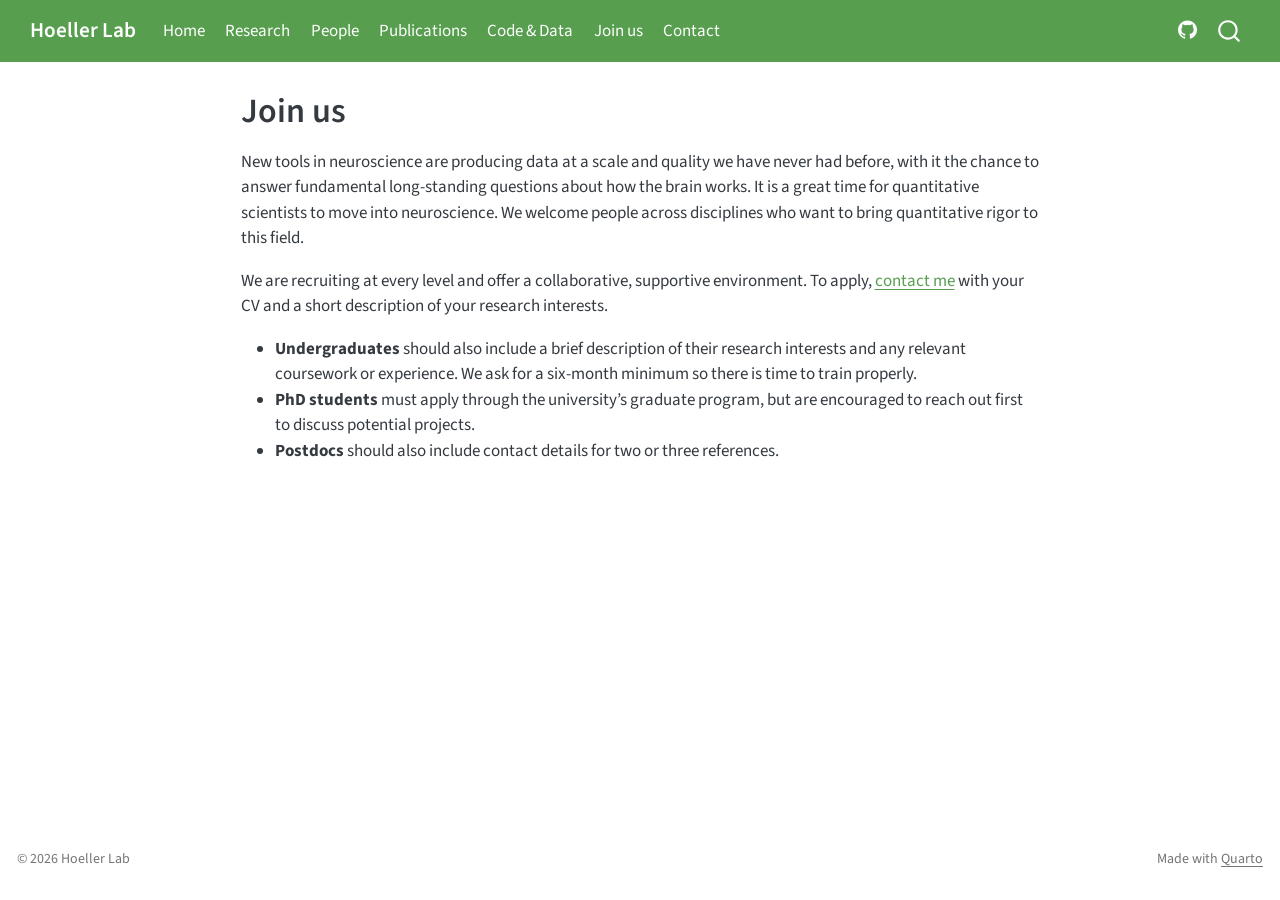
<file: join.html>
<!DOCTYPE html>
<html xmlns="http://www.w3.org/1999/xhtml" lang="en" xml:lang="en"><head>

<meta charset="utf-8">
<meta name="generator" content="quarto-1.10.18">

<meta name="viewport" content="width=device-width, initial-scale=1.0, user-scalable=yes">


<title>Join us – Hoeller Lab</title>
<style>
/* Default styles provided by pandoc.
** See https://pandoc.org/MANUAL.html#variables-for-html for config info.
*/
span.smallcaps{font-variant: small-caps;}
div.columns{display: flex; gap: 1.5em;}
div.column{flex: auto;}
@media screen {
div.columns{gap: min(4vw, 1.5em);}
div.column{overflow-x: auto;}
}
div.hanging-indent{margin-left: 1.5em; text-indent: -1.5em;}
ul.task-list{list-style: none;}
ul.task-list li input[type="checkbox"] {
  width: 0.8em;
  margin: 0 0.8em 0.2em -1em; /* quarto-specific, see https://github.com/quarto-dev/quarto-cli/issues/4556 */ 
  vertical-align: middle;
}
</style>


<script src="site_libs/quarto-nav/quarto-nav.js"></script>
<script src="site_libs/clipboard/clipboard.min.js"></script>
<script src="site_libs/quarto-search/autocomplete.umd.js"></script>
<script src="site_libs/quarto-search/fuse.min.js"></script>
<script src="site_libs/quarto-search/quarto-search.js"></script>
<meta name="quarto:offset" content="./">
<script src="site_libs/quarto-html/quarto.js" type="module"></script>
<script src="site_libs/quarto-html/tabsets/tabsets.js" type="module"></script>
<script src="site_libs/quarto-html/popper.min.js"></script>
<script src="site_libs/quarto-html/tippy.umd.min.js"></script>
<script src="site_libs/quarto-html/anchor.min.js"></script>
<link href="site_libs/quarto-html/tippy.css" rel="stylesheet">
<link href="site_libs/quarto-html/quarto-syntax-highlighting-64a204ab8560d761af7679ceaba22944.css" rel="stylesheet" id="quarto-text-highlighting-styles">
<script src="site_libs/bootstrap/bootstrap.min.js"></script>
<link href="site_libs/bootstrap/bootstrap-icons.css" rel="stylesheet">
<link href="site_libs/bootstrap/bootstrap-8070206e099d6270c2d68bb6889b895f.min.css" rel="stylesheet" append-hash="true" id="quarto-bootstrap" data-mode="light">
<script id="quarto-search-options" type="application/json">{
  "location": "navbar",
  "copy-button": false,
  "collapse-after": 3,
  "panel-placement": "end",
  "type": "overlay",
  "limit": 50,
  "keyboard-shortcut": [
    "f",
    "/",
    "s"
  ],
  "show-item-context": false,
  "language": {
    "search-no-results-text": "No results",
    "search-matching-documents-text": "matching documents",
    "search-copy-link-title": "Copy link to search",
    "search-hide-matches-text": "Hide additional matches",
    "search-more-match-text": "more match in this document",
    "search-more-matches-text": "more matches in this document",
    "search-clear-button-title": "Clear",
    "search-text-placeholder": "",
    "search-detached-cancel-button-title": "Cancel",
    "search-submit-button-title": "Submit",
    "search-label": "Search"
  }
}</script>


<link rel="canonical" href="https://academicweb.nd.edu/hoellerlab/join.html">
</head>

<body class="nav-fixed fullcontent quarto-light">

<div id="quarto-search-results"></div>
  <header id="quarto-header" class="headroom fixed-top">
    <nav class="navbar navbar-expand-lg " data-bs-theme="dark">
      <div class="navbar-container container-fluid">
      <div class="navbar-brand-container mx-auto">
    <a class="navbar-brand" href="./index.html">
    <span class="navbar-title">Hoeller Lab</span>
    </a>
  </div>
            <div id="quarto-search" class="" title="Search"></div>
          <button class="navbar-toggler" type="button" data-bs-toggle="collapse" data-bs-target="#navbarCollapse" aria-controls="navbarCollapse" role="menu" aria-expanded="false" aria-label="Toggle navigation" onclick="if (window.quartoToggleHeadroom) { window.quartoToggleHeadroom(); }">
  <span class="navbar-toggler-icon"></span>
</button>
          <div class="collapse navbar-collapse" id="navbarCollapse">
            <ul class="navbar-nav navbar-nav-scroll me-auto">
  <li class="nav-item">
    <a class="nav-link" href="./index.html"> 
<span class="menu-text">Home</span></a>
  </li>  
  <li class="nav-item">
    <a class="nav-link" href="./research.html"> 
<span class="menu-text">Research</span></a>
  </li>  
  <li class="nav-item">
    <a class="nav-link" href="./people/index.html"> 
<span class="menu-text">People</span></a>
  </li>  
  <li class="nav-item">
    <a class="nav-link" href="./publications.html"> 
<span class="menu-text">Publications</span></a>
  </li>  
  <li class="nav-item">
    <a class="nav-link" href="./code-data.html"> 
<span class="menu-text">Code &amp; Data</span></a>
  </li>  
  <li class="nav-item">
    <a class="nav-link active" href="./join.html" aria-current="page"> 
<span class="menu-text">Join us</span></a>
  </li>  
  <li class="nav-item">
    <a class="nav-link" href="./contact.html"> 
<span class="menu-text">Contact</span></a>
  </li>  
</ul>
            <ul class="navbar-nav navbar-nav-scroll ms-auto">
  <li class="nav-item compact">
    <a class="nav-link" href="https://github.com/hoellerlab"> <i class="bi bi-github" role="img" aria-label="GitHub">
</i> 
<span class="menu-text"></span></a>
  </li>  
</ul>
          </div> <!-- /navcollapse -->
            <div class="quarto-navbar-tools">
</div>
      </div> <!-- /container-fluid -->
    </nav>
</header>
<!-- content -->
<div id="quarto-content" class="quarto-container page-columns page-rows-contents page-layout-article page-navbar">
<!-- sidebar -->
<!-- margin-sidebar -->
    
<!-- main -->
<main class="content" id="quarto-document-content">

<header id="title-block-header" class="quarto-title-block default">
<div class="quarto-title">
<h1 class="title">Join us</h1>
</div>



<div class="quarto-title-meta">

    
  
    
  </div>
  


</header>


<p>New tools in neuroscience are producing data at a scale and quality we have never had before, with it the chance to answer fundamental long-standing questions about how the brain works. It is a great time for quantitative scientists to move into neuroscience. We welcome people across disciplines who want to bring quantitative rigor to this field.</p>
<p>We are recruiting at every level and offer a collaborative, supportive environment. To apply, <a href="./contact.html">contact me</a> with your CV and a short description of your research interests.</p>
<ul>
<li><strong>Undergraduates</strong> should also include a brief description of their research interests and any relevant coursework or experience. We ask for a six-month minimum so there is time to train properly.</li>
<li><strong>PhD students</strong> must apply through the university’s graduate program, but are encouraged to reach out first to discuss potential projects.</li>
<li><strong>Postdocs</strong> should also include contact details for two or three references.</li>
</ul>



</main> <!-- /main -->
<script id="quarto-html-after-body" type="application/javascript">
  window.document.addEventListener("DOMContentLoaded", function (event) {
    const icon = "";
    const anchorJS = new window.AnchorJS();
    anchorJS.options = {
      placement: 'right',
      icon: icon
    };
    anchorJS.add('.anchored');
    const isCodeAnnotation = (el) => {
      for (const clz of el.classList) {
        if (clz.startsWith('code-annotation-')) {                     
          return true;
        }
      }
      return false;
    }
    const onCopySuccess = function(e) {
      // button target
      const button = e.trigger;
      // don't keep focus
      button.blur();
      // flash "checked"
      button.classList.add('code-copy-button-checked');
      var currentTitle = button.getAttribute("title");
      button.setAttribute("title", "Copied!");
      let tooltip;
      if (window.bootstrap) {
        button.setAttribute("data-bs-toggle", "tooltip");
        button.setAttribute("data-bs-placement", "left");
        button.setAttribute("data-bs-title", "Copied!");
        tooltip = new bootstrap.Tooltip(button, 
          { trigger: "manual", 
            customClass: "code-copy-button-tooltip",
            offset: [0, -8]});
        tooltip.show();    
      }
      setTimeout(function() {
        if (tooltip) {
          tooltip.hide();
          button.removeAttribute("data-bs-title");
          button.removeAttribute("data-bs-toggle");
          button.removeAttribute("data-bs-placement");
        }
        button.setAttribute("title", currentTitle);
        button.classList.remove('code-copy-button-checked');
      }, 1000);
      // clear code selection
      e.clearSelection();
    }
    const getTextToCopy = function(trigger) {
      const outerScaffold = trigger.parentElement.cloneNode(true);
      const codeEl = outerScaffold.querySelector('code');
      for (const childEl of codeEl.children) {
        if (isCodeAnnotation(childEl)) {
          childEl.remove();
        }
      }
      return codeEl.innerText;
    }
    const clipboard = new window.ClipboardJS('.code-copy-button:not([data-in-quarto-modal])', {
      text: getTextToCopy
    });
    clipboard.on('success', onCopySuccess);
    if (window.document.getElementById('quarto-embedded-source-code-modal')) {
      const clipboardModal = new window.ClipboardJS('.code-copy-button[data-in-quarto-modal]', {
        text: getTextToCopy,
        container: window.document.getElementById('quarto-embedded-source-code-modal')
      });
      clipboardModal.on('success', onCopySuccess);
    }
      var localhostRegex = new RegExp(/^(?:http|https):\/\/localhost\:?[0-9]*\//);
      var mailtoRegex = new RegExp(/^mailto:/);
        var filterRegex = new RegExp("https:\/\/academicweb\.nd\.edu\/hoellerlab\/");
      var isInternal = (href) => {
          return filterRegex.test(href) || localhostRegex.test(href) || mailtoRegex.test(href);
      }
      // Inspect non-navigation links and adorn them if external
     var links = window.document.querySelectorAll('a[href]:not(.nav-link):not(.navbar-brand):not(.toc-action):not(.sidebar-link):not(.sidebar-item-toggle):not(.pagination-link):not(.no-external):not([aria-hidden]):not(.dropdown-item):not(.quarto-navigation-tool):not(.about-link)');
      for (var i=0; i<links.length; i++) {
        const link = links[i];
        if (!isInternal(link.href)) {
          // undo the damage that might have been done by quarto-nav.js in the case of
          // links that we want to consider external
          if (link.dataset.originalHref !== undefined) {
            link.href = link.dataset.originalHref;
          }
            // target, if specified
            link.setAttribute("target", "_blank");
            if (link.getAttribute("rel") === null) {
              link.setAttribute("rel", "noopener");
            }
        }
      }
    function tippyHover(el, contentFn, onTriggerFn, onUntriggerFn) {
      const config = {
        allowHTML: true,
        maxWidth: 500,
        delay: 100,
        arrow: false,
        appendTo: function(el) {
            return el.parentElement;
        },
        interactive: true,
        interactiveBorder: 10,
        theme: 'quarto',
        placement: 'bottom-start',
      };
      if (contentFn) {
        config.content = contentFn;
      }
      if (onTriggerFn) {
        config.onTrigger = onTriggerFn;
      }
      if (onUntriggerFn) {
        config.onUntrigger = onUntriggerFn;
      }
      window.tippy(el, config); 
    }
    const noterefs = window.document.querySelectorAll('a[role="doc-noteref"]');
    for (var i=0; i<noterefs.length; i++) {
      const ref = noterefs[i];
      tippyHover(ref, function() {
        // use id or data attribute instead here
        let href = ref.getAttribute('data-footnote-href') || ref.getAttribute('href');
        try { href = new URL(href).hash; } catch {}
        const id = href.replace(/^#\/?/, "");
        const note = window.document.getElementById(id);
        if (note) {
          return note.innerHTML;
        } else {
          return "";
        }
      });
    }
    const xrefs = window.document.querySelectorAll('a.quarto-xref');
    const processXRef = (id, note) => {
      // Strip column container classes
      const stripColumnClz = (el) => {
        el.classList.remove("page-full", "page-columns");
        if (el.children) {
          for (const child of el.children) {
            stripColumnClz(child);
          }
        }
      }
      stripColumnClz(note)
      if (id === null || id.startsWith('sec-')) {
        // Special case sections, only their first couple elements
        const container = document.createElement("div");
        if (note.children && note.children.length > 2) {
          container.appendChild(note.children[0].cloneNode(true));
          for (let i = 1; i < note.children.length; i++) {
            const child = note.children[i];
            if (child.tagName === "P" && child.innerText === "") {
              continue;
            } else {
              container.appendChild(child.cloneNode(true));
              break;
            }
          }
          if (window.Quarto?.typesetMath) {
            window.Quarto.typesetMath(container);
          }
          return container.innerHTML
        } else {
          if (window.Quarto?.typesetMath) {
            window.Quarto.typesetMath(note);
          }
          return note.innerHTML;
        }
      } else {
        // Remove any anchor links if they are present
        const anchorLink = note.querySelector('a.anchorjs-link');
        if (anchorLink) {
          anchorLink.remove();
        }
        if (window.Quarto?.typesetMath) {
          window.Quarto.typesetMath(note);
        }
        if (note.classList.contains("callout")) {
          return note.outerHTML;
        } else {
          return note.innerHTML;
        }
      }
    }
    for (var i=0; i<xrefs.length; i++) {
      const xref = xrefs[i];
      tippyHover(xref, undefined, function(instance) {
        instance.disable();
        let url = xref.getAttribute('href');
        let hash = undefined; 
        if (url.startsWith('#')) {
          hash = url;
        } else {
          try { hash = new URL(url).hash; } catch {}
        }
        if (hash) {
          const id = hash.replace(/^#\/?/, "");
          const note = window.document.getElementById(id);
          if (note !== null) {
            try {
              const html = processXRef(id, note.cloneNode(true));
              instance.setContent(html);
            } finally {
              instance.enable();
              instance.show();
            }
          } else {
            // See if we can fetch this
            fetch(url.split('#')[0])
            .then(res => res.text())
            .then(html => {
              const parser = new DOMParser();
              const htmlDoc = parser.parseFromString(html, "text/html");
              const note = htmlDoc.getElementById(id);
              if (note !== null) {
                const html = processXRef(id, note);
                instance.setContent(html);
              } 
            }).finally(() => {
              instance.enable();
              instance.show();
            });
          }
        } else {
          // See if we can fetch a full url (with no hash to target)
          // This is a special case and we should probably do some content thinning / targeting
          fetch(url)
          .then(res => res.text())
          .then(html => {
            const parser = new DOMParser();
            const htmlDoc = parser.parseFromString(html, "text/html");
            const note = htmlDoc.querySelector('main.content');
            if (note !== null) {
              // This should only happen for chapter cross references
              // (since there is no id in the URL)
              // remove the first header
              if (note.children.length > 0 && note.children[0].tagName === "HEADER") {
                note.children[0].remove();
              }
              const html = processXRef(null, note);
              instance.setContent(html);
            } 
          }).finally(() => {
            instance.enable();
            instance.show();
          });
        }
      }, function(instance) {
      });
    }
        let selectedAnnoteEl;
        const selectorForAnnotation = ( cell, annotation) => {
          let cellAttr = 'data-code-cell="' + cell + '"';
          let lineAttr = 'data-code-annotation="' +  annotation + '"';
          const selector = 'span[' + cellAttr + '][' + lineAttr + ']';
          return selector;
        }
        const selectCodeLines = (annoteEl) => {
          const doc = window.document;
          const targetCell = annoteEl.getAttribute("data-target-cell");
          const targetAnnotation = annoteEl.getAttribute("data-target-annotation");
          const annoteSpan = window.document.querySelector(selectorForAnnotation(targetCell, targetAnnotation));
          const lines = annoteSpan.getAttribute("data-code-lines").split(",");
          const lineIds = lines.map((line) => {
            return targetCell + "-" + line;
          })
          let top = null;
          let height = null;
          let parent = null;
          if (lineIds.length > 0) {
              //compute the position of the single el (top and bottom and make a div)
              const el = window.document.getElementById(lineIds[0]);
              top = el.offsetTop;
              height = el.offsetHeight;
              parent = el.parentElement.parentElement;
            if (lineIds.length > 1) {
              const lastEl = window.document.getElementById(lineIds[lineIds.length - 1]);
              const bottom = lastEl.offsetTop + lastEl.offsetHeight;
              height = bottom - top;
            }
            if (top !== null && height !== null && parent !== null) {
              // cook up a div (if necessary) and position it 
              let div = window.document.getElementById("code-annotation-line-highlight");
              if (div === null) {
                div = window.document.createElement("div");
                div.setAttribute("id", "code-annotation-line-highlight");
                div.style.position = 'absolute';
                parent.appendChild(div);
              }
              div.style.top = top - 2 + "px";
              div.style.height = height + 4 + "px";
              div.style.left = 0;
              let gutterDiv = window.document.getElementById("code-annotation-line-highlight-gutter");
              if (gutterDiv === null) {
                gutterDiv = window.document.createElement("div");
                gutterDiv.setAttribute("id", "code-annotation-line-highlight-gutter");
                gutterDiv.style.position = 'absolute';
                const codeCell = window.document.getElementById(targetCell);
                const gutter = codeCell.querySelector('.code-annotation-gutter');
                gutter.appendChild(gutterDiv);
              }
              gutterDiv.style.top = top - 2 + "px";
              gutterDiv.style.height = height + 4 + "px";
            }
            selectedAnnoteEl = annoteEl;
          }
        };
        const unselectCodeLines = () => {
          const elementsIds = ["code-annotation-line-highlight", "code-annotation-line-highlight-gutter"];
          elementsIds.forEach((elId) => {
            const div = window.document.getElementById(elId);
            if (div) {
              div.remove();
            }
          });
          selectedAnnoteEl = undefined;
        };
          // Handle positioning of the toggle
      window.addEventListener(
        "resize",
        throttle(() => {
          elRect = undefined;
          if (selectedAnnoteEl) {
            selectCodeLines(selectedAnnoteEl);
          }
        }, 10)
      );
      function throttle(fn, ms) {
      let throttle = false;
      let timer;
        return (...args) => {
          if(!throttle) { // first call gets through
              fn.apply(this, args);
              throttle = true;
          } else { // all the others get throttled
              if(timer) clearTimeout(timer); // cancel #2
              timer = setTimeout(() => {
                fn.apply(this, args);
                timer = throttle = false;
              }, ms);
          }
        };
      }
        // Attach click handler to the DT
        const annoteDls = window.document.querySelectorAll('dt[data-target-cell]');
        for (const annoteDlNode of annoteDls) {
          annoteDlNode.addEventListener('click', (event) => {
            const clickedEl = event.target;
            if (clickedEl !== selectedAnnoteEl) {
              unselectCodeLines();
              const activeEl = window.document.querySelector('dt[data-target-cell].code-annotation-active');
              if (activeEl) {
                activeEl.classList.remove('code-annotation-active');
              }
              selectCodeLines(clickedEl);
              clickedEl.classList.add('code-annotation-active');
            } else {
              // Unselect the line
              unselectCodeLines();
              clickedEl.classList.remove('code-annotation-active');
            }
          });
        }
    const findCites = (el) => {
      const parentEl = el.parentElement;
      if (parentEl) {
        const cites = parentEl.dataset.cites;
        if (cites) {
          return {
            el,
            cites: cites.split(' ')
          };
        } else {
          return findCites(el.parentElement)
        }
      } else {
        return undefined;
      }
    };
    var bibliorefs = window.document.querySelectorAll('a[role="doc-biblioref"]');
    for (var i=0; i<bibliorefs.length; i++) {
      const ref = bibliorefs[i];
      const citeInfo = findCites(ref);
      if (citeInfo) {
        tippyHover(citeInfo.el, function() {
          var popup = window.document.createElement('div');
          citeInfo.cites.forEach(function(cite) {
            var citeDiv = window.document.createElement('div');
            citeDiv.classList.add('hanging-indent');
            citeDiv.classList.add('csl-entry');
            var biblioDiv = window.document.getElementById('ref-' + cite);
            if (biblioDiv) {
              citeDiv.innerHTML = biblioDiv.innerHTML;
            }
            popup.appendChild(citeDiv);
          });
          return popup.innerHTML;
        });
      }
    }
  });
  </script>
</div> <!-- /content -->
<footer class="footer">
  <div class="nav-footer">
    <div class="nav-footer-left">
<p>© 2026 Hoeller Lab</p>
</div>   
    <div class="nav-footer-center">
      &nbsp;
    </div>
    <div class="nav-footer-right">
<p>Made with <a href="https://quarto.org">Quarto</a></p>
</div>
  </div>
</footer>




</body></html>
</file>
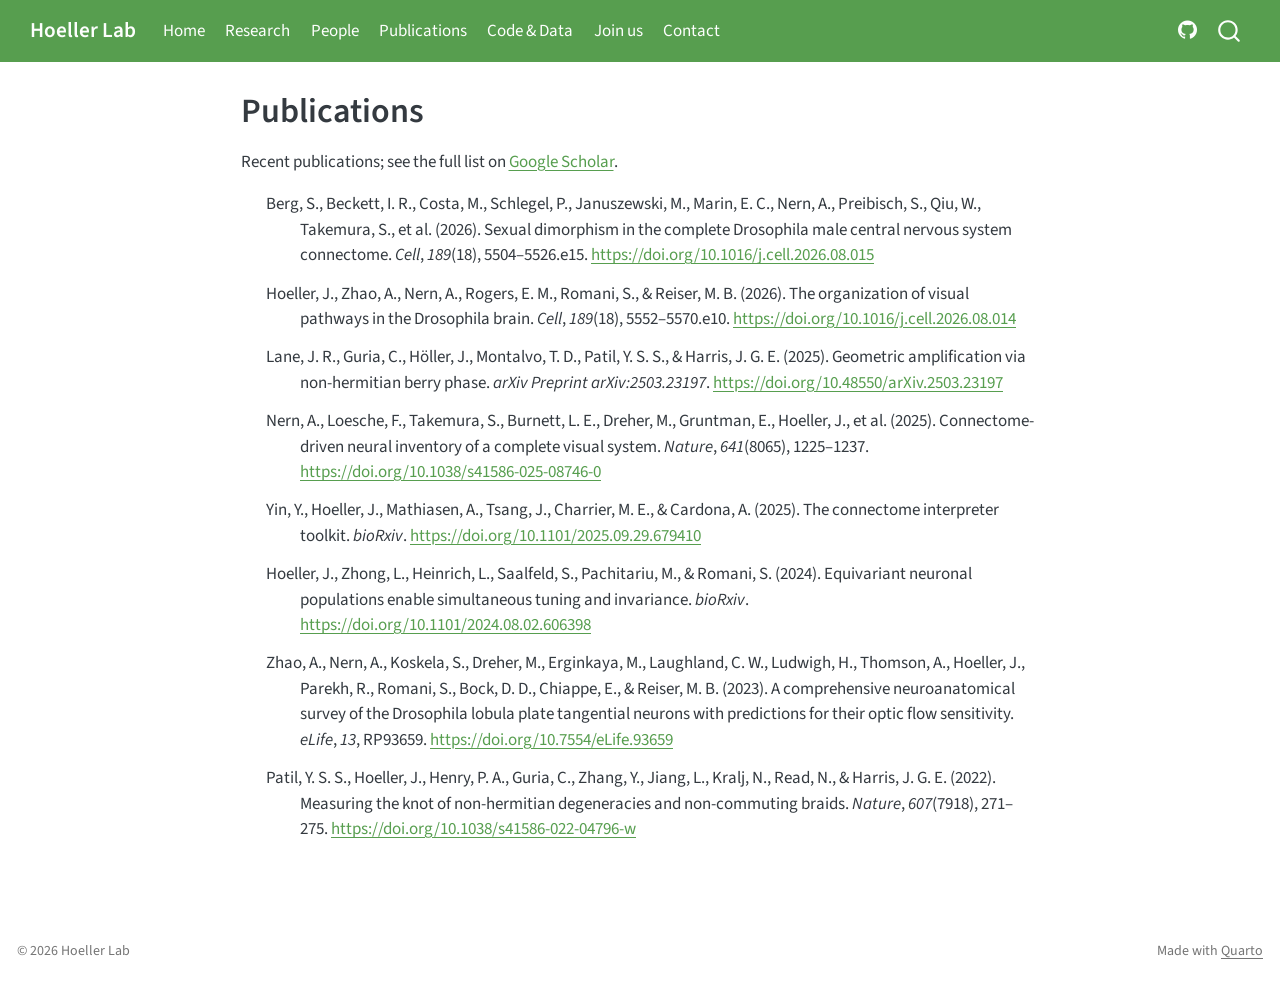
<file: publications.html>
<!DOCTYPE html>
<html xmlns="http://www.w3.org/1999/xhtml" lang="en" xml:lang="en"><head>

<meta charset="utf-8">
<meta name="generator" content="quarto-1.10.18">

<meta name="viewport" content="width=device-width, initial-scale=1.0, user-scalable=yes">


<title>Publications – Hoeller Lab</title>
<style>
/* Default styles provided by pandoc.
** See https://pandoc.org/MANUAL.html#variables-for-html for config info.
*/
span.smallcaps{font-variant: small-caps;}
div.columns{display: flex; gap: 1.5em;}
div.column{flex: auto;}
@media screen {
div.columns{gap: min(4vw, 1.5em);}
div.column{overflow-x: auto;}
}
div.hanging-indent{margin-left: 1.5em; text-indent: -1.5em;}
ul.task-list{list-style: none;}
ul.task-list li input[type="checkbox"] {
  width: 0.8em;
  margin: 0 0.8em 0.2em -1em; /* quarto-specific, see https://github.com/quarto-dev/quarto-cli/issues/4556 */ 
  vertical-align: middle;
}
/* CSS for citations */
div.csl-bib-body { }
div.csl-entry {
  clear: both;
  margin-bottom: 0em;
}
.hanging-indent div.csl-entry {
  margin-left:2em;
  text-indent:-2em;
}
div.csl-left-margin {
  min-width:2em;
  float:left;
}
div.csl-right-inline {
  margin-left:2em;
  padding-left:1em;
}
div.csl-indent {
  margin-left: 2em;
}</style>


<script src="site_libs/quarto-nav/quarto-nav.js"></script>
<script src="site_libs/clipboard/clipboard.min.js"></script>
<script src="site_libs/quarto-search/autocomplete.umd.js"></script>
<script src="site_libs/quarto-search/fuse.min.js"></script>
<script src="site_libs/quarto-search/quarto-search.js"></script>
<meta name="quarto:offset" content="./">
<script src="site_libs/quarto-html/quarto.js" type="module"></script>
<script src="site_libs/quarto-html/tabsets/tabsets.js" type="module"></script>
<script src="site_libs/quarto-html/popper.min.js"></script>
<script src="site_libs/quarto-html/tippy.umd.min.js"></script>
<script src="site_libs/quarto-html/anchor.min.js"></script>
<link href="site_libs/quarto-html/tippy.css" rel="stylesheet">
<link href="site_libs/quarto-html/quarto-syntax-highlighting-64a204ab8560d761af7679ceaba22944.css" rel="stylesheet" id="quarto-text-highlighting-styles">
<script src="site_libs/bootstrap/bootstrap.min.js"></script>
<link href="site_libs/bootstrap/bootstrap-icons.css" rel="stylesheet">
<link href="site_libs/bootstrap/bootstrap-8070206e099d6270c2d68bb6889b895f.min.css" rel="stylesheet" append-hash="true" id="quarto-bootstrap" data-mode="light">
<script id="quarto-search-options" type="application/json">{
  "location": "navbar",
  "copy-button": false,
  "collapse-after": 3,
  "panel-placement": "end",
  "type": "overlay",
  "limit": 50,
  "keyboard-shortcut": [
    "f",
    "/",
    "s"
  ],
  "show-item-context": false,
  "language": {
    "search-no-results-text": "No results",
    "search-matching-documents-text": "matching documents",
    "search-copy-link-title": "Copy link to search",
    "search-hide-matches-text": "Hide additional matches",
    "search-more-match-text": "more match in this document",
    "search-more-matches-text": "more matches in this document",
    "search-clear-button-title": "Clear",
    "search-text-placeholder": "",
    "search-detached-cancel-button-title": "Cancel",
    "search-submit-button-title": "Submit",
    "search-label": "Search"
  }
}</script>


<link rel="canonical" href="https://academicweb.nd.edu/hoellerlab/publications.html">
</head>

<body class="nav-fixed fullcontent quarto-light">

<div id="quarto-search-results"></div>
  <header id="quarto-header" class="headroom fixed-top">
    <nav class="navbar navbar-expand-lg " data-bs-theme="dark">
      <div class="navbar-container container-fluid">
      <div class="navbar-brand-container mx-auto">
    <a class="navbar-brand" href="./index.html">
    <span class="navbar-title">Hoeller Lab</span>
    </a>
  </div>
            <div id="quarto-search" class="" title="Search"></div>
          <button class="navbar-toggler" type="button" data-bs-toggle="collapse" data-bs-target="#navbarCollapse" aria-controls="navbarCollapse" role="menu" aria-expanded="false" aria-label="Toggle navigation" onclick="if (window.quartoToggleHeadroom) { window.quartoToggleHeadroom(); }">
  <span class="navbar-toggler-icon"></span>
</button>
          <div class="collapse navbar-collapse" id="navbarCollapse">
            <ul class="navbar-nav navbar-nav-scroll me-auto">
  <li class="nav-item">
    <a class="nav-link" href="./index.html"> 
<span class="menu-text">Home</span></a>
  </li>  
  <li class="nav-item">
    <a class="nav-link" href="./research.html"> 
<span class="menu-text">Research</span></a>
  </li>  
  <li class="nav-item">
    <a class="nav-link" href="./people/index.html"> 
<span class="menu-text">People</span></a>
  </li>  
  <li class="nav-item">
    <a class="nav-link active" href="./publications.html" aria-current="page"> 
<span class="menu-text">Publications</span></a>
  </li>  
  <li class="nav-item">
    <a class="nav-link" href="./code-data.html"> 
<span class="menu-text">Code &amp; Data</span></a>
  </li>  
  <li class="nav-item">
    <a class="nav-link" href="./join.html"> 
<span class="menu-text">Join us</span></a>
  </li>  
  <li class="nav-item">
    <a class="nav-link" href="./contact.html"> 
<span class="menu-text">Contact</span></a>
  </li>  
</ul>
            <ul class="navbar-nav navbar-nav-scroll ms-auto">
  <li class="nav-item compact">
    <a class="nav-link" href="https://github.com/hoellerlab"> <i class="bi bi-github" role="img" aria-label="GitHub">
</i> 
<span class="menu-text"></span></a>
  </li>  
</ul>
          </div> <!-- /navcollapse -->
            <div class="quarto-navbar-tools">
</div>
      </div> <!-- /container-fluid -->
    </nav>
</header>
<!-- content -->
<div id="quarto-content" class="quarto-container page-columns page-rows-contents page-layout-article page-navbar">
<!-- sidebar -->
<!-- margin-sidebar -->
    
<!-- main -->
<main class="content" id="quarto-document-content">

<header id="title-block-header" class="quarto-title-block default">
<div class="quarto-title">
<h1 class="title">Publications</h1>
</div>



<div class="quarto-title-meta">

    
  
    
  </div>
  


</header>


<p>Recent publications; see the full list on <a href="https://scholar.google.com/citations?user=FicZM4wAAAAJ&amp;hl=en">Google Scholar</a>.</p>
<div id="refs" class="references csl-bib-body hanging-indent" data-entry-spacing="0" data-line-spacing="2" role="list">
<div id="ref-berg2026sexual" class="csl-entry" role="listitem">
<span class="nocase">Berg, S., Beckett, I. R., Costa, M., Schlegel, P., Januszewski, M., Marin, E. C., Nern, A., Preibisch, S., Qiu, W., Takemura, S., et al.</span> (2026). Sexual dimorphism in the complete <span>Drosophila</span> male central nervous system connectome. <em>Cell</em>, <em>189</em>(18), 5504–5526.e15. <a href="https://doi.org/10.1016/j.cell.2026.08.015">https://doi.org/10.1016/j.cell.2026.08.015</a>
</div>
<div id="ref-hoeller2026organization" class="csl-entry" role="listitem">
Hoeller, J., Zhao, A., Nern, A., Rogers, E. M., Romani, S., &amp; Reiser, M. B. (2026). The organization of visual pathways in the <span>Drosophila</span> brain. <em>Cell</em>, <em>189</em>(18), 5552–5570.e10. <a href="https://doi.org/10.1016/j.cell.2026.08.014">https://doi.org/10.1016/j.cell.2026.08.014</a>
</div>
<div id="ref-lane2025geometric" class="csl-entry" role="listitem">
Lane, J. R., Guria, C., Höller, J., Montalvo, T. D., Patil, Y. S. S., &amp; Harris, J. G. E. (2025). Geometric amplification via non-hermitian berry phase. <em>arXiv Preprint arXiv:2503.23197</em>. <a href="https://doi.org/10.48550/arXiv.2503.23197">https://doi.org/10.48550/arXiv.2503.23197</a>
</div>
<div id="ref-nern2025connectome" class="csl-entry" role="listitem">
<span class="nocase">Nern, A., Loesche, F., Takemura, S., Burnett, L. E., Dreher, M., Gruntman, E., Hoeller, J., et al.</span> (2025). Connectome-driven neural inventory of a complete visual system. <em>Nature</em>, <em>641</em>(8065), 1225–1237. <a href="https://doi.org/10.1038/s41586-025-08746-0">https://doi.org/10.1038/s41586-025-08746-0</a>
</div>
<div id="ref-yin2025connectome" class="csl-entry" role="listitem">
Yin, Y., Hoeller, J., Mathiasen, A., Tsang, J., Charrier, M. E., &amp; Cardona, A. (2025). The connectome interpreter toolkit. <em>bioRxiv</em>. <a href="https://doi.org/10.1101/2025.09.29.679410">https://doi.org/10.1101/2025.09.29.679410</a>
</div>
<div id="ref-hoeller2024bridging" class="csl-entry" role="listitem">
Hoeller, J., Zhong, L., Heinrich, L., Saalfeld, S., Pachitariu, M., &amp; Romani, S. (2024). Equivariant neuronal populations enable simultaneous tuning and invariance. <em>bioRxiv</em>. <a href="https://doi.org/10.1101/2024.08.02.606398">https://doi.org/10.1101/2024.08.02.606398</a>
</div>
<div id="ref-zhao2023comprehensive" class="csl-entry" role="listitem">
Zhao, A., Nern, A., Koskela, S., Dreher, M., Erginkaya, M., Laughland, C. W., Ludwigh, H., Thomson, A., Hoeller, J., Parekh, R., Romani, S., Bock, D. D., Chiappe, E., &amp; Reiser, M. B. (2023). A comprehensive neuroanatomical survey of the <span>Drosophila</span> lobula plate tangential neurons with predictions for their optic flow sensitivity. <em>eLife</em>, <em>13</em>, RP93659. <a href="https://doi.org/10.7554/eLife.93659">https://doi.org/10.7554/eLife.93659</a>
</div>
<div id="ref-patil2022measuring" class="csl-entry" role="listitem">
Patil, Y. S. S., Hoeller, J., Henry, P. A., Guria, C., Zhang, Y., Jiang, L., Kralj, N., Read, N., &amp; Harris, J. G. E. (2022). Measuring the knot of non-hermitian degeneracies and non-commuting braids. <em>Nature</em>, <em>607</em>(7918), 271–275. <a href="https://doi.org/10.1038/s41586-022-04796-w">https://doi.org/10.1038/s41586-022-04796-w</a>
</div>
</div>



</main> <!-- /main -->
<script id="quarto-html-after-body" type="application/javascript">
  window.document.addEventListener("DOMContentLoaded", function (event) {
    const icon = "";
    const anchorJS = new window.AnchorJS();
    anchorJS.options = {
      placement: 'right',
      icon: icon
    };
    anchorJS.add('.anchored');
    const isCodeAnnotation = (el) => {
      for (const clz of el.classList) {
        if (clz.startsWith('code-annotation-')) {                     
          return true;
        }
      }
      return false;
    }
    const onCopySuccess = function(e) {
      // button target
      const button = e.trigger;
      // don't keep focus
      button.blur();
      // flash "checked"
      button.classList.add('code-copy-button-checked');
      var currentTitle = button.getAttribute("title");
      button.setAttribute("title", "Copied!");
      let tooltip;
      if (window.bootstrap) {
        button.setAttribute("data-bs-toggle", "tooltip");
        button.setAttribute("data-bs-placement", "left");
        button.setAttribute("data-bs-title", "Copied!");
        tooltip = new bootstrap.Tooltip(button, 
          { trigger: "manual", 
            customClass: "code-copy-button-tooltip",
            offset: [0, -8]});
        tooltip.show();    
      }
      setTimeout(function() {
        if (tooltip) {
          tooltip.hide();
          button.removeAttribute("data-bs-title");
          button.removeAttribute("data-bs-toggle");
          button.removeAttribute("data-bs-placement");
        }
        button.setAttribute("title", currentTitle);
        button.classList.remove('code-copy-button-checked');
      }, 1000);
      // clear code selection
      e.clearSelection();
    }
    const getTextToCopy = function(trigger) {
      const outerScaffold = trigger.parentElement.cloneNode(true);
      const codeEl = outerScaffold.querySelector('code');
      for (const childEl of codeEl.children) {
        if (isCodeAnnotation(childEl)) {
          childEl.remove();
        }
      }
      return codeEl.innerText;
    }
    const clipboard = new window.ClipboardJS('.code-copy-button:not([data-in-quarto-modal])', {
      text: getTextToCopy
    });
    clipboard.on('success', onCopySuccess);
    if (window.document.getElementById('quarto-embedded-source-code-modal')) {
      const clipboardModal = new window.ClipboardJS('.code-copy-button[data-in-quarto-modal]', {
        text: getTextToCopy,
        container: window.document.getElementById('quarto-embedded-source-code-modal')
      });
      clipboardModal.on('success', onCopySuccess);
    }
      var localhostRegex = new RegExp(/^(?:http|https):\/\/localhost\:?[0-9]*\//);
      var mailtoRegex = new RegExp(/^mailto:/);
        var filterRegex = new RegExp("https:\/\/academicweb\.nd\.edu\/hoellerlab\/");
      var isInternal = (href) => {
          return filterRegex.test(href) || localhostRegex.test(href) || mailtoRegex.test(href);
      }
      // Inspect non-navigation links and adorn them if external
     var links = window.document.querySelectorAll('a[href]:not(.nav-link):not(.navbar-brand):not(.toc-action):not(.sidebar-link):not(.sidebar-item-toggle):not(.pagination-link):not(.no-external):not([aria-hidden]):not(.dropdown-item):not(.quarto-navigation-tool):not(.about-link)');
      for (var i=0; i<links.length; i++) {
        const link = links[i];
        if (!isInternal(link.href)) {
          // undo the damage that might have been done by quarto-nav.js in the case of
          // links that we want to consider external
          if (link.dataset.originalHref !== undefined) {
            link.href = link.dataset.originalHref;
          }
            // target, if specified
            link.setAttribute("target", "_blank");
            if (link.getAttribute("rel") === null) {
              link.setAttribute("rel", "noopener");
            }
        }
      }
    function tippyHover(el, contentFn, onTriggerFn, onUntriggerFn) {
      const config = {
        allowHTML: true,
        maxWidth: 500,
        delay: 100,
        arrow: false,
        appendTo: function(el) {
            return el.parentElement;
        },
        interactive: true,
        interactiveBorder: 10,
        theme: 'quarto',
        placement: 'bottom-start',
      };
      if (contentFn) {
        config.content = contentFn;
      }
      if (onTriggerFn) {
        config.onTrigger = onTriggerFn;
      }
      if (onUntriggerFn) {
        config.onUntrigger = onUntriggerFn;
      }
      window.tippy(el, config); 
    }
    const noterefs = window.document.querySelectorAll('a[role="doc-noteref"]');
    for (var i=0; i<noterefs.length; i++) {
      const ref = noterefs[i];
      tippyHover(ref, function() {
        // use id or data attribute instead here
        let href = ref.getAttribute('data-footnote-href') || ref.getAttribute('href');
        try { href = new URL(href).hash; } catch {}
        const id = href.replace(/^#\/?/, "");
        const note = window.document.getElementById(id);
        if (note) {
          return note.innerHTML;
        } else {
          return "";
        }
      });
    }
    const xrefs = window.document.querySelectorAll('a.quarto-xref');
    const processXRef = (id, note) => {
      // Strip column container classes
      const stripColumnClz = (el) => {
        el.classList.remove("page-full", "page-columns");
        if (el.children) {
          for (const child of el.children) {
            stripColumnClz(child);
          }
        }
      }
      stripColumnClz(note)
      if (id === null || id.startsWith('sec-')) {
        // Special case sections, only their first couple elements
        const container = document.createElement("div");
        if (note.children && note.children.length > 2) {
          container.appendChild(note.children[0].cloneNode(true));
          for (let i = 1; i < note.children.length; i++) {
            const child = note.children[i];
            if (child.tagName === "P" && child.innerText === "") {
              continue;
            } else {
              container.appendChild(child.cloneNode(true));
              break;
            }
          }
          if (window.Quarto?.typesetMath) {
            window.Quarto.typesetMath(container);
          }
          return container.innerHTML
        } else {
          if (window.Quarto?.typesetMath) {
            window.Quarto.typesetMath(note);
          }
          return note.innerHTML;
        }
      } else {
        // Remove any anchor links if they are present
        const anchorLink = note.querySelector('a.anchorjs-link');
        if (anchorLink) {
          anchorLink.remove();
        }
        if (window.Quarto?.typesetMath) {
          window.Quarto.typesetMath(note);
        }
        if (note.classList.contains("callout")) {
          return note.outerHTML;
        } else {
          return note.innerHTML;
        }
      }
    }
    for (var i=0; i<xrefs.length; i++) {
      const xref = xrefs[i];
      tippyHover(xref, undefined, function(instance) {
        instance.disable();
        let url = xref.getAttribute('href');
        let hash = undefined; 
        if (url.startsWith('#')) {
          hash = url;
        } else {
          try { hash = new URL(url).hash; } catch {}
        }
        if (hash) {
          const id = hash.replace(/^#\/?/, "");
          const note = window.document.getElementById(id);
          if (note !== null) {
            try {
              const html = processXRef(id, note.cloneNode(true));
              instance.setContent(html);
            } finally {
              instance.enable();
              instance.show();
            }
          } else {
            // See if we can fetch this
            fetch(url.split('#')[0])
            .then(res => res.text())
            .then(html => {
              const parser = new DOMParser();
              const htmlDoc = parser.parseFromString(html, "text/html");
              const note = htmlDoc.getElementById(id);
              if (note !== null) {
                const html = processXRef(id, note);
                instance.setContent(html);
              } 
            }).finally(() => {
              instance.enable();
              instance.show();
            });
          }
        } else {
          // See if we can fetch a full url (with no hash to target)
          // This is a special case and we should probably do some content thinning / targeting
          fetch(url)
          .then(res => res.text())
          .then(html => {
            const parser = new DOMParser();
            const htmlDoc = parser.parseFromString(html, "text/html");
            const note = htmlDoc.querySelector('main.content');
            if (note !== null) {
              // This should only happen for chapter cross references
              // (since there is no id in the URL)
              // remove the first header
              if (note.children.length > 0 && note.children[0].tagName === "HEADER") {
                note.children[0].remove();
              }
              const html = processXRef(null, note);
              instance.setContent(html);
            } 
          }).finally(() => {
            instance.enable();
            instance.show();
          });
        }
      }, function(instance) {
      });
    }
        let selectedAnnoteEl;
        const selectorForAnnotation = ( cell, annotation) => {
          let cellAttr = 'data-code-cell="' + cell + '"';
          let lineAttr = 'data-code-annotation="' +  annotation + '"';
          const selector = 'span[' + cellAttr + '][' + lineAttr + ']';
          return selector;
        }
        const selectCodeLines = (annoteEl) => {
          const doc = window.document;
          const targetCell = annoteEl.getAttribute("data-target-cell");
          const targetAnnotation = annoteEl.getAttribute("data-target-annotation");
          const annoteSpan = window.document.querySelector(selectorForAnnotation(targetCell, targetAnnotation));
          const lines = annoteSpan.getAttribute("data-code-lines").split(",");
          const lineIds = lines.map((line) => {
            return targetCell + "-" + line;
          })
          let top = null;
          let height = null;
          let parent = null;
          if (lineIds.length > 0) {
              //compute the position of the single el (top and bottom and make a div)
              const el = window.document.getElementById(lineIds[0]);
              top = el.offsetTop;
              height = el.offsetHeight;
              parent = el.parentElement.parentElement;
            if (lineIds.length > 1) {
              const lastEl = window.document.getElementById(lineIds[lineIds.length - 1]);
              const bottom = lastEl.offsetTop + lastEl.offsetHeight;
              height = bottom - top;
            }
            if (top !== null && height !== null && parent !== null) {
              // cook up a div (if necessary) and position it 
              let div = window.document.getElementById("code-annotation-line-highlight");
              if (div === null) {
                div = window.document.createElement("div");
                div.setAttribute("id", "code-annotation-line-highlight");
                div.style.position = 'absolute';
                parent.appendChild(div);
              }
              div.style.top = top - 2 + "px";
              div.style.height = height + 4 + "px";
              div.style.left = 0;
              let gutterDiv = window.document.getElementById("code-annotation-line-highlight-gutter");
              if (gutterDiv === null) {
                gutterDiv = window.document.createElement("div");
                gutterDiv.setAttribute("id", "code-annotation-line-highlight-gutter");
                gutterDiv.style.position = 'absolute';
                const codeCell = window.document.getElementById(targetCell);
                const gutter = codeCell.querySelector('.code-annotation-gutter');
                gutter.appendChild(gutterDiv);
              }
              gutterDiv.style.top = top - 2 + "px";
              gutterDiv.style.height = height + 4 + "px";
            }
            selectedAnnoteEl = annoteEl;
          }
        };
        const unselectCodeLines = () => {
          const elementsIds = ["code-annotation-line-highlight", "code-annotation-line-highlight-gutter"];
          elementsIds.forEach((elId) => {
            const div = window.document.getElementById(elId);
            if (div) {
              div.remove();
            }
          });
          selectedAnnoteEl = undefined;
        };
          // Handle positioning of the toggle
      window.addEventListener(
        "resize",
        throttle(() => {
          elRect = undefined;
          if (selectedAnnoteEl) {
            selectCodeLines(selectedAnnoteEl);
          }
        }, 10)
      );
      function throttle(fn, ms) {
      let throttle = false;
      let timer;
        return (...args) => {
          if(!throttle) { // first call gets through
              fn.apply(this, args);
              throttle = true;
          } else { // all the others get throttled
              if(timer) clearTimeout(timer); // cancel #2
              timer = setTimeout(() => {
                fn.apply(this, args);
                timer = throttle = false;
              }, ms);
          }
        };
      }
        // Attach click handler to the DT
        const annoteDls = window.document.querySelectorAll('dt[data-target-cell]');
        for (const annoteDlNode of annoteDls) {
          annoteDlNode.addEventListener('click', (event) => {
            const clickedEl = event.target;
            if (clickedEl !== selectedAnnoteEl) {
              unselectCodeLines();
              const activeEl = window.document.querySelector('dt[data-target-cell].code-annotation-active');
              if (activeEl) {
                activeEl.classList.remove('code-annotation-active');
              }
              selectCodeLines(clickedEl);
              clickedEl.classList.add('code-annotation-active');
            } else {
              // Unselect the line
              unselectCodeLines();
              clickedEl.classList.remove('code-annotation-active');
            }
          });
        }
    const findCites = (el) => {
      const parentEl = el.parentElement;
      if (parentEl) {
        const cites = parentEl.dataset.cites;
        if (cites) {
          return {
            el,
            cites: cites.split(' ')
          };
        } else {
          return findCites(el.parentElement)
        }
      } else {
        return undefined;
      }
    };
    var bibliorefs = window.document.querySelectorAll('a[role="doc-biblioref"]');
    for (var i=0; i<bibliorefs.length; i++) {
      const ref = bibliorefs[i];
      const citeInfo = findCites(ref);
      if (citeInfo) {
        tippyHover(citeInfo.el, function() {
          var popup = window.document.createElement('div');
          citeInfo.cites.forEach(function(cite) {
            var citeDiv = window.document.createElement('div');
            citeDiv.classList.add('hanging-indent');
            citeDiv.classList.add('csl-entry');
            var biblioDiv = window.document.getElementById('ref-' + cite);
            if (biblioDiv) {
              citeDiv.innerHTML = biblioDiv.innerHTML;
            }
            popup.appendChild(citeDiv);
          });
          return popup.innerHTML;
        });
      }
    }
  });
  </script>
</div> <!-- /content -->
<footer class="footer">
  <div class="nav-footer">
    <div class="nav-footer-left">
<p>© 2026 Hoeller Lab</p>
</div>   
    <div class="nav-footer-center">
      &nbsp;
    </div>
    <div class="nav-footer-right">
<p>Made with <a href="https://quarto.org">Quarto</a></p>
</div>
  </div>
</footer>




</body></html>
</file>
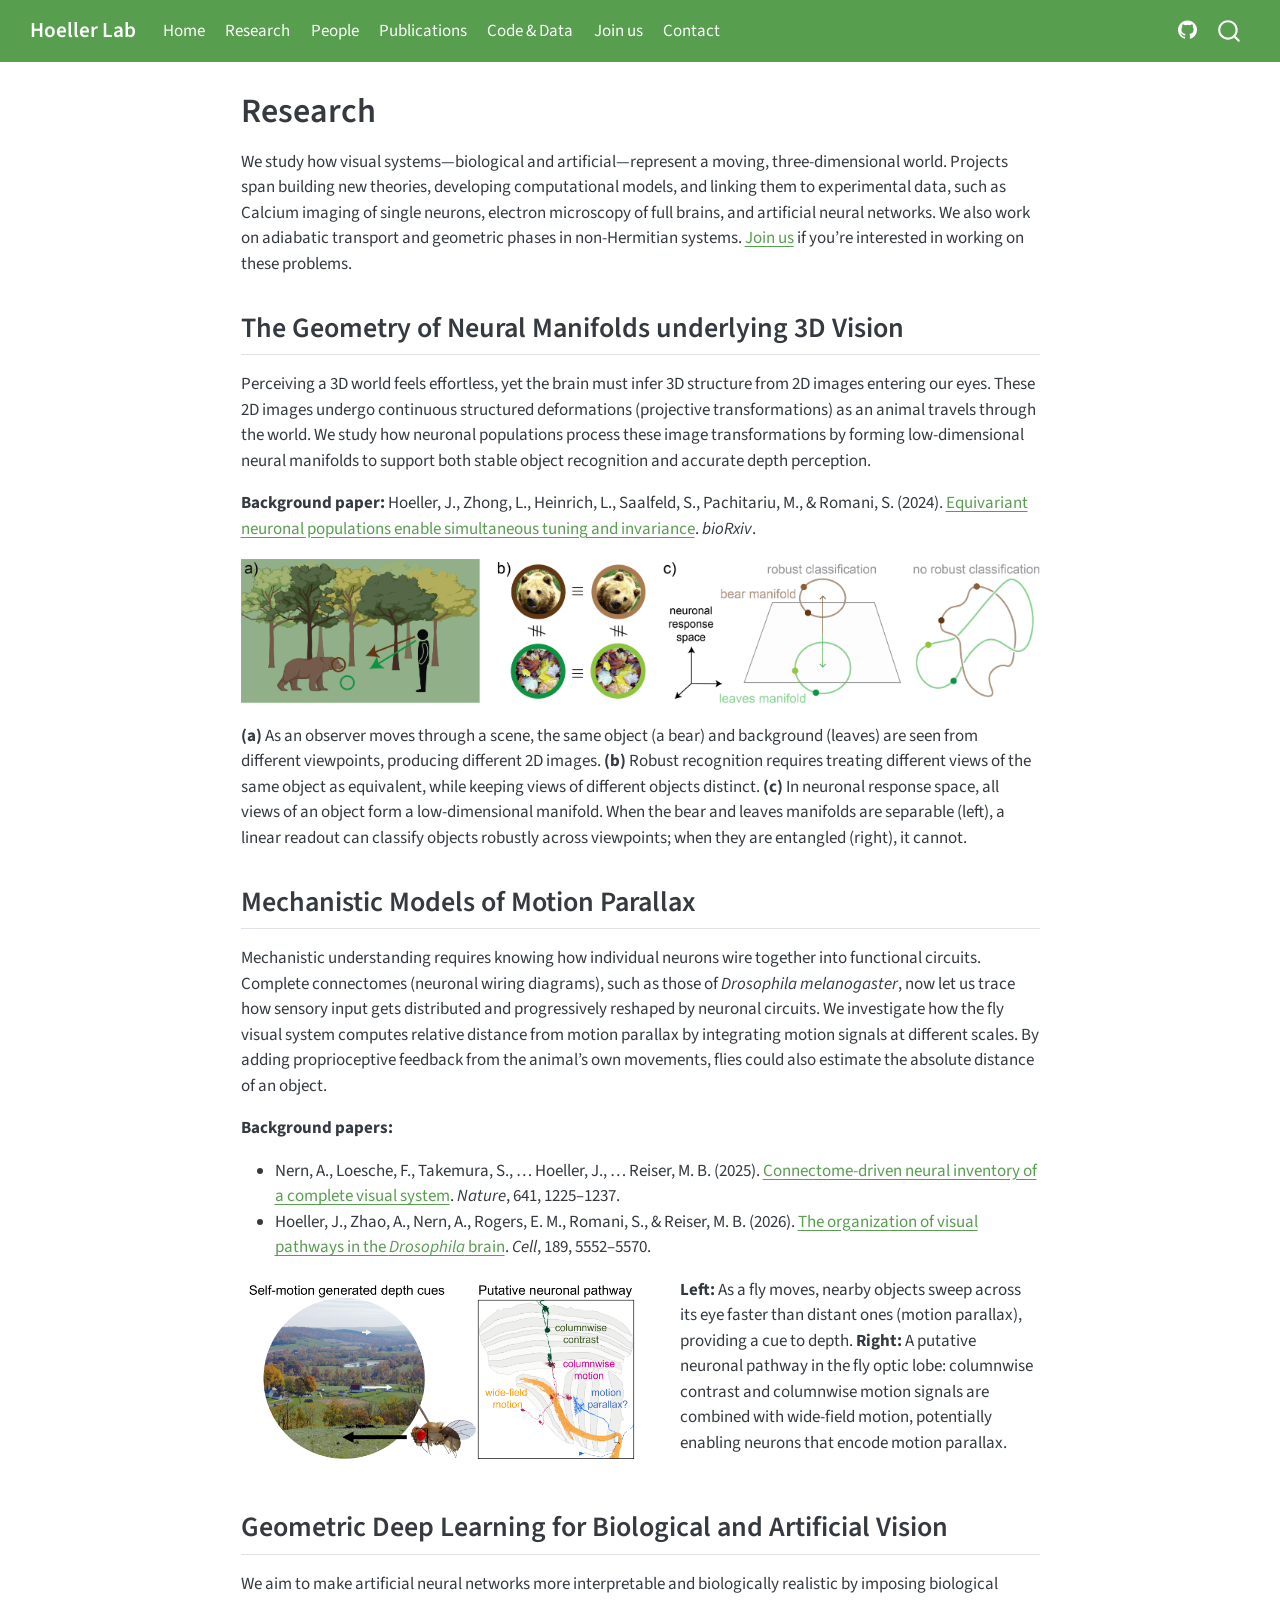
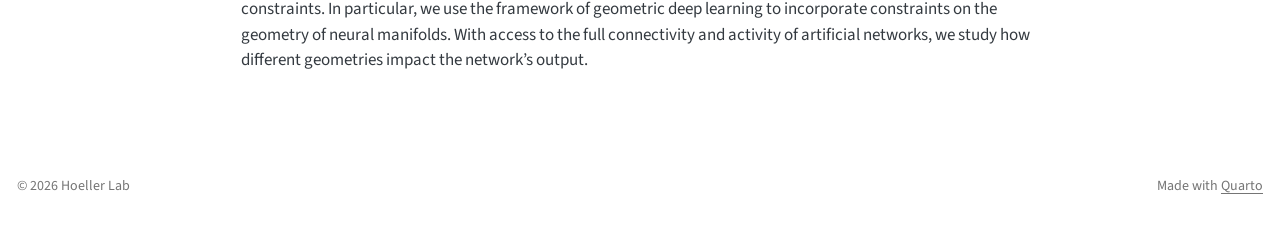
<file: research.html>
<!DOCTYPE html>
<html xmlns="http://www.w3.org/1999/xhtml" lang="en" xml:lang="en"><head>

<meta charset="utf-8">
<meta name="generator" content="quarto-1.10.18">

<meta name="viewport" content="width=device-width, initial-scale=1.0, user-scalable=yes">


<title>Research – Hoeller Lab</title>
<style>
/* Default styles provided by pandoc.
** See https://pandoc.org/MANUAL.html#variables-for-html for config info.
*/
span.smallcaps{font-variant: small-caps;}
div.columns{display: flex; gap: 1.5em;}
div.column{flex: auto;}
@media screen {
div.columns{gap: min(4vw, 1.5em);}
div.column{overflow-x: auto;}
}
div.hanging-indent{margin-left: 1.5em; text-indent: -1.5em;}
ul.task-list{list-style: none;}
ul.task-list li input[type="checkbox"] {
  width: 0.8em;
  margin: 0 0.8em 0.2em -1em; /* quarto-specific, see https://github.com/quarto-dev/quarto-cli/issues/4556 */ 
  vertical-align: middle;
}
</style>


<script src="site_libs/quarto-nav/quarto-nav.js"></script>
<script src="site_libs/clipboard/clipboard.min.js"></script>
<script src="site_libs/quarto-search/autocomplete.umd.js"></script>
<script src="site_libs/quarto-search/fuse.min.js"></script>
<script src="site_libs/quarto-search/quarto-search.js"></script>
<meta name="quarto:offset" content="./">
<script src="site_libs/quarto-html/quarto.js" type="module"></script>
<script src="site_libs/quarto-html/tabsets/tabsets.js" type="module"></script>
<script src="site_libs/quarto-html/popper.min.js"></script>
<script src="site_libs/quarto-html/tippy.umd.min.js"></script>
<script src="site_libs/quarto-html/anchor.min.js"></script>
<link href="site_libs/quarto-html/tippy.css" rel="stylesheet">
<link href="site_libs/quarto-html/quarto-syntax-highlighting-64a204ab8560d761af7679ceaba22944.css" rel="stylesheet" id="quarto-text-highlighting-styles">
<script src="site_libs/bootstrap/bootstrap.min.js"></script>
<link href="site_libs/bootstrap/bootstrap-icons.css" rel="stylesheet">
<link href="site_libs/bootstrap/bootstrap-8070206e099d6270c2d68bb6889b895f.min.css" rel="stylesheet" append-hash="true" id="quarto-bootstrap" data-mode="light">
<script id="quarto-search-options" type="application/json">{
  "location": "navbar",
  "copy-button": false,
  "collapse-after": 3,
  "panel-placement": "end",
  "type": "overlay",
  "limit": 50,
  "keyboard-shortcut": [
    "f",
    "/",
    "s"
  ],
  "show-item-context": false,
  "language": {
    "search-no-results-text": "No results",
    "search-matching-documents-text": "matching documents",
    "search-copy-link-title": "Copy link to search",
    "search-hide-matches-text": "Hide additional matches",
    "search-more-match-text": "more match in this document",
    "search-more-matches-text": "more matches in this document",
    "search-clear-button-title": "Clear",
    "search-text-placeholder": "",
    "search-detached-cancel-button-title": "Cancel",
    "search-submit-button-title": "Submit",
    "search-label": "Search"
  }
}</script>


<link rel="canonical" href="https://academicweb.nd.edu/hoellerlab/research.html">
</head>

<body class="nav-fixed fullcontent quarto-light">

<div id="quarto-search-results"></div>
  <header id="quarto-header" class="headroom fixed-top">
    <nav class="navbar navbar-expand-lg " data-bs-theme="dark">
      <div class="navbar-container container-fluid">
      <div class="navbar-brand-container mx-auto">
    <a class="navbar-brand" href="./index.html">
    <span class="navbar-title">Hoeller Lab</span>
    </a>
  </div>
            <div id="quarto-search" class="" title="Search"></div>
          <button class="navbar-toggler" type="button" data-bs-toggle="collapse" data-bs-target="#navbarCollapse" aria-controls="navbarCollapse" role="menu" aria-expanded="false" aria-label="Toggle navigation" onclick="if (window.quartoToggleHeadroom) { window.quartoToggleHeadroom(); }">
  <span class="navbar-toggler-icon"></span>
</button>
          <div class="collapse navbar-collapse" id="navbarCollapse">
            <ul class="navbar-nav navbar-nav-scroll me-auto">
  <li class="nav-item">
    <a class="nav-link" href="./index.html"> 
<span class="menu-text">Home</span></a>
  </li>  
  <li class="nav-item">
    <a class="nav-link active" href="./research.html" aria-current="page"> 
<span class="menu-text">Research</span></a>
  </li>  
  <li class="nav-item">
    <a class="nav-link" href="./people/index.html"> 
<span class="menu-text">People</span></a>
  </li>  
  <li class="nav-item">
    <a class="nav-link" href="./publications.html"> 
<span class="menu-text">Publications</span></a>
  </li>  
  <li class="nav-item">
    <a class="nav-link" href="./code-data.html"> 
<span class="menu-text">Code &amp; Data</span></a>
  </li>  
  <li class="nav-item">
    <a class="nav-link" href="./join.html"> 
<span class="menu-text">Join us</span></a>
  </li>  
  <li class="nav-item">
    <a class="nav-link" href="./contact.html"> 
<span class="menu-text">Contact</span></a>
  </li>  
</ul>
            <ul class="navbar-nav navbar-nav-scroll ms-auto">
  <li class="nav-item compact">
    <a class="nav-link" href="https://github.com/hoellerlab"> <i class="bi bi-github" role="img" aria-label="GitHub">
</i> 
<span class="menu-text"></span></a>
  </li>  
</ul>
          </div> <!-- /navcollapse -->
            <div class="quarto-navbar-tools">
</div>
      </div> <!-- /container-fluid -->
    </nav>
</header>
<!-- content -->
<div id="quarto-content" class="quarto-container page-columns page-rows-contents page-layout-article page-navbar">
<!-- sidebar -->
<!-- margin-sidebar -->
    
<!-- main -->
<main class="content" id="quarto-document-content">

<header id="title-block-header" class="quarto-title-block default">
<div class="quarto-title">
<h1 class="title">Research</h1>
</div>



<div class="quarto-title-meta">

    
  
    
  </div>
  


</header>


<p>We study how visual systems—biological and artificial—represent a moving, three-dimensional world. Projects span building new theories, developing computational models, and linking them to experimental data, such as Calcium imaging of single neurons, electron microscopy of full brains, and artificial neural networks. We also work on adiabatic transport and geometric phases in non-Hermitian systems. <a href="./join.html">Join us</a> if you’re interested in working on these problems.</p>
<section id="the-geometry-of-neural-manifolds-underlying-3d-vision" class="level2">
<h2 class="anchored" data-anchor-id="the-geometry-of-neural-manifolds-underlying-3d-vision">The Geometry of Neural Manifolds underlying 3D Vision</h2>
<p>Perceiving a 3D world feels effortless, yet the brain must infer 3D structure from 2D images entering our eyes. These 2D images undergo continuous structured deformations (projective transformations) as an animal travels through the world. We study how neuronal populations process these image transformations by forming low-dimensional neural manifolds to support both stable object recognition and accurate depth perception.</p>
<p><strong>Background paper:</strong> Hoeller, J., Zhong, L., Heinrich, L., Saalfeld, S., Pachitariu, M., &amp; Romani, S. (2024). <a href="https://www.biorxiv.org/content/10.1101/2024.08.02.606398v2">Equivariant neuronal populations enable simultaneous tuning and invariance</a>. <em>bioRxiv</em>.</p>
<p><img src="assets/obj_recogn_fig.png" class="img-fluid" style="width:100.0%" alt="Schematic of view-invariant object recognition and neural manifolds"></p>
<p><strong>(a)</strong> As an observer moves through a scene, the same object (a bear) and background (leaves) are seen from different viewpoints, producing different 2D images. <strong>(b)</strong> Robust recognition requires treating different views of the same object as equivalent, while keeping views of different objects distinct. <strong>(c)</strong> In neuronal response space, all views of an object form a low-dimensional manifold. When the bear and leaves manifolds are separable (left), a linear readout can classify objects robustly across viewpoints; when they are entangled (right), it cannot.</p>
</section>
<section id="mechanistic-models-of-motion-parallax" class="level2">
<h2 class="anchored" data-anchor-id="mechanistic-models-of-motion-parallax">Mechanistic Models of Motion Parallax</h2>
<p>Mechanistic understanding requires knowing how individual neurons wire together into functional circuits. Complete connectomes (neuronal wiring diagrams), such as those of <em>Drosophila melanogaster</em>, now let us trace how sensory input gets distributed and progressively reshaped by neuronal circuits. We investigate how the fly visual system computes relative distance from motion parallax by integrating motion signals at different scales. By adding proprioceptive feedback from the animal’s own movements, flies could also estimate the absolute distance of an object.</p>
<p><strong>Background papers:</strong></p>
<ul>
<li>Nern, A., Loesche, F., Takemura, S., … Hoeller, J., … Reiser, M. B. (2025). <a href="https://www.nature.com/articles/s41586-025-08746-0">Connectome-driven neural inventory of a complete visual system</a>. <em>Nature</em>, 641, 1225–1237.</li>
<li>Hoeller, J., Zhao, A., Nern, A., Rogers, E. M., Romani, S., &amp; Reiser, M. B. (2026). <a href="https://www.cell.com/cell/fulltext/S0092-8674(26)00941-4">The organization of visual pathways in the <em>Drosophila</em> brain</a>. <em>Cell</em>, 189, 5552–5570.</li>
</ul>
<div class="columns">
<div class="column" style="width:50%;">
<p><img src="assets/fly_parallax.png" class="img-fluid" style="width:100.0%" alt="Self-motion generated depth cues and a putative neuronal pathway for motion parallax in the fly visual system"></p>
</div><div class="column" style="width:5%;">

</div><div class="column" style="width:45%; align-self: center;">
<p><strong>Left:</strong> As a fly moves, nearby objects sweep across its eye faster than distant ones (motion parallax), providing a cue to depth. <strong>Right:</strong> A putative neuronal pathway in the fly optic lobe: columnwise contrast and columnwise motion signals are combined with wide-field motion, potentially enabling neurons that encode motion parallax.</p>
</div>
</div>
</section>
<section id="geometric-deep-learning-for-biological-and-artificial-vision" class="level2">
<h2 class="anchored" data-anchor-id="geometric-deep-learning-for-biological-and-artificial-vision">Geometric Deep Learning for Biological and Artificial Vision</h2>
<p>We aim to make artificial neural networks more interpretable and biologically realistic by imposing biological constraints. In particular, we use the framework of geometric deep learning to incorporate constraints on the geometry of neural manifolds. With access to the full connectivity and activity of artificial networks, we study how different geometries impact the network’s output.</p>


</section>

</main> <!-- /main -->
<script id="quarto-html-after-body" type="application/javascript">
  window.document.addEventListener("DOMContentLoaded", function (event) {
    const icon = "";
    const anchorJS = new window.AnchorJS();
    anchorJS.options = {
      placement: 'right',
      icon: icon
    };
    anchorJS.add('.anchored');
    const isCodeAnnotation = (el) => {
      for (const clz of el.classList) {
        if (clz.startsWith('code-annotation-')) {                     
          return true;
        }
      }
      return false;
    }
    const onCopySuccess = function(e) {
      // button target
      const button = e.trigger;
      // don't keep focus
      button.blur();
      // flash "checked"
      button.classList.add('code-copy-button-checked');
      var currentTitle = button.getAttribute("title");
      button.setAttribute("title", "Copied!");
      let tooltip;
      if (window.bootstrap) {
        button.setAttribute("data-bs-toggle", "tooltip");
        button.setAttribute("data-bs-placement", "left");
        button.setAttribute("data-bs-title", "Copied!");
        tooltip = new bootstrap.Tooltip(button, 
          { trigger: "manual", 
            customClass: "code-copy-button-tooltip",
            offset: [0, -8]});
        tooltip.show();    
      }
      setTimeout(function() {
        if (tooltip) {
          tooltip.hide();
          button.removeAttribute("data-bs-title");
          button.removeAttribute("data-bs-toggle");
          button.removeAttribute("data-bs-placement");
        }
        button.setAttribute("title", currentTitle);
        button.classList.remove('code-copy-button-checked');
      }, 1000);
      // clear code selection
      e.clearSelection();
    }
    const getTextToCopy = function(trigger) {
      const outerScaffold = trigger.parentElement.cloneNode(true);
      const codeEl = outerScaffold.querySelector('code');
      for (const childEl of codeEl.children) {
        if (isCodeAnnotation(childEl)) {
          childEl.remove();
        }
      }
      return codeEl.innerText;
    }
    const clipboard = new window.ClipboardJS('.code-copy-button:not([data-in-quarto-modal])', {
      text: getTextToCopy
    });
    clipboard.on('success', onCopySuccess);
    if (window.document.getElementById('quarto-embedded-source-code-modal')) {
      const clipboardModal = new window.ClipboardJS('.code-copy-button[data-in-quarto-modal]', {
        text: getTextToCopy,
        container: window.document.getElementById('quarto-embedded-source-code-modal')
      });
      clipboardModal.on('success', onCopySuccess);
    }
      var localhostRegex = new RegExp(/^(?:http|https):\/\/localhost\:?[0-9]*\//);
      var mailtoRegex = new RegExp(/^mailto:/);
        var filterRegex = new RegExp("https:\/\/academicweb\.nd\.edu\/hoellerlab\/");
      var isInternal = (href) => {
          return filterRegex.test(href) || localhostRegex.test(href) || mailtoRegex.test(href);
      }
      // Inspect non-navigation links and adorn them if external
     var links = window.document.querySelectorAll('a[href]:not(.nav-link):not(.navbar-brand):not(.toc-action):not(.sidebar-link):not(.sidebar-item-toggle):not(.pagination-link):not(.no-external):not([aria-hidden]):not(.dropdown-item):not(.quarto-navigation-tool):not(.about-link)');
      for (var i=0; i<links.length; i++) {
        const link = links[i];
        if (!isInternal(link.href)) {
          // undo the damage that might have been done by quarto-nav.js in the case of
          // links that we want to consider external
          if (link.dataset.originalHref !== undefined) {
            link.href = link.dataset.originalHref;
          }
            // target, if specified
            link.setAttribute("target", "_blank");
            if (link.getAttribute("rel") === null) {
              link.setAttribute("rel", "noopener");
            }
        }
      }
    function tippyHover(el, contentFn, onTriggerFn, onUntriggerFn) {
      const config = {
        allowHTML: true,
        maxWidth: 500,
        delay: 100,
        arrow: false,
        appendTo: function(el) {
            return el.parentElement;
        },
        interactive: true,
        interactiveBorder: 10,
        theme: 'quarto',
        placement: 'bottom-start',
      };
      if (contentFn) {
        config.content = contentFn;
      }
      if (onTriggerFn) {
        config.onTrigger = onTriggerFn;
      }
      if (onUntriggerFn) {
        config.onUntrigger = onUntriggerFn;
      }
      window.tippy(el, config); 
    }
    const noterefs = window.document.querySelectorAll('a[role="doc-noteref"]');
    for (var i=0; i<noterefs.length; i++) {
      const ref = noterefs[i];
      tippyHover(ref, function() {
        // use id or data attribute instead here
        let href = ref.getAttribute('data-footnote-href') || ref.getAttribute('href');
        try { href = new URL(href).hash; } catch {}
        const id = href.replace(/^#\/?/, "");
        const note = window.document.getElementById(id);
        if (note) {
          return note.innerHTML;
        } else {
          return "";
        }
      });
    }
    const xrefs = window.document.querySelectorAll('a.quarto-xref');
    const processXRef = (id, note) => {
      // Strip column container classes
      const stripColumnClz = (el) => {
        el.classList.remove("page-full", "page-columns");
        if (el.children) {
          for (const child of el.children) {
            stripColumnClz(child);
          }
        }
      }
      stripColumnClz(note)
      if (id === null || id.startsWith('sec-')) {
        // Special case sections, only their first couple elements
        const container = document.createElement("div");
        if (note.children && note.children.length > 2) {
          container.appendChild(note.children[0].cloneNode(true));
          for (let i = 1; i < note.children.length; i++) {
            const child = note.children[i];
            if (child.tagName === "P" && child.innerText === "") {
              continue;
            } else {
              container.appendChild(child.cloneNode(true));
              break;
            }
          }
          if (window.Quarto?.typesetMath) {
            window.Quarto.typesetMath(container);
          }
          return container.innerHTML
        } else {
          if (window.Quarto?.typesetMath) {
            window.Quarto.typesetMath(note);
          }
          return note.innerHTML;
        }
      } else {
        // Remove any anchor links if they are present
        const anchorLink = note.querySelector('a.anchorjs-link');
        if (anchorLink) {
          anchorLink.remove();
        }
        if (window.Quarto?.typesetMath) {
          window.Quarto.typesetMath(note);
        }
        if (note.classList.contains("callout")) {
          return note.outerHTML;
        } else {
          return note.innerHTML;
        }
      }
    }
    for (var i=0; i<xrefs.length; i++) {
      const xref = xrefs[i];
      tippyHover(xref, undefined, function(instance) {
        instance.disable();
        let url = xref.getAttribute('href');
        let hash = undefined; 
        if (url.startsWith('#')) {
          hash = url;
        } else {
          try { hash = new URL(url).hash; } catch {}
        }
        if (hash) {
          const id = hash.replace(/^#\/?/, "");
          const note = window.document.getElementById(id);
          if (note !== null) {
            try {
              const html = processXRef(id, note.cloneNode(true));
              instance.setContent(html);
            } finally {
              instance.enable();
              instance.show();
            }
          } else {
            // See if we can fetch this
            fetch(url.split('#')[0])
            .then(res => res.text())
            .then(html => {
              const parser = new DOMParser();
              const htmlDoc = parser.parseFromString(html, "text/html");
              const note = htmlDoc.getElementById(id);
              if (note !== null) {
                const html = processXRef(id, note);
                instance.setContent(html);
              } 
            }).finally(() => {
              instance.enable();
              instance.show();
            });
          }
        } else {
          // See if we can fetch a full url (with no hash to target)
          // This is a special case and we should probably do some content thinning / targeting
          fetch(url)
          .then(res => res.text())
          .then(html => {
            const parser = new DOMParser();
            const htmlDoc = parser.parseFromString(html, "text/html");
            const note = htmlDoc.querySelector('main.content');
            if (note !== null) {
              // This should only happen for chapter cross references
              // (since there is no id in the URL)
              // remove the first header
              if (note.children.length > 0 && note.children[0].tagName === "HEADER") {
                note.children[0].remove();
              }
              const html = processXRef(null, note);
              instance.setContent(html);
            } 
          }).finally(() => {
            instance.enable();
            instance.show();
          });
        }
      }, function(instance) {
      });
    }
        let selectedAnnoteEl;
        const selectorForAnnotation = ( cell, annotation) => {
          let cellAttr = 'data-code-cell="' + cell + '"';
          let lineAttr = 'data-code-annotation="' +  annotation + '"';
          const selector = 'span[' + cellAttr + '][' + lineAttr + ']';
          return selector;
        }
        const selectCodeLines = (annoteEl) => {
          const doc = window.document;
          const targetCell = annoteEl.getAttribute("data-target-cell");
          const targetAnnotation = annoteEl.getAttribute("data-target-annotation");
          const annoteSpan = window.document.querySelector(selectorForAnnotation(targetCell, targetAnnotation));
          const lines = annoteSpan.getAttribute("data-code-lines").split(",");
          const lineIds = lines.map((line) => {
            return targetCell + "-" + line;
          })
          let top = null;
          let height = null;
          let parent = null;
          if (lineIds.length > 0) {
              //compute the position of the single el (top and bottom and make a div)
              const el = window.document.getElementById(lineIds[0]);
              top = el.offsetTop;
              height = el.offsetHeight;
              parent = el.parentElement.parentElement;
            if (lineIds.length > 1) {
              const lastEl = window.document.getElementById(lineIds[lineIds.length - 1]);
              const bottom = lastEl.offsetTop + lastEl.offsetHeight;
              height = bottom - top;
            }
            if (top !== null && height !== null && parent !== null) {
              // cook up a div (if necessary) and position it 
              let div = window.document.getElementById("code-annotation-line-highlight");
              if (div === null) {
                div = window.document.createElement("div");
                div.setAttribute("id", "code-annotation-line-highlight");
                div.style.position = 'absolute';
                parent.appendChild(div);
              }
              div.style.top = top - 2 + "px";
              div.style.height = height + 4 + "px";
              div.style.left = 0;
              let gutterDiv = window.document.getElementById("code-annotation-line-highlight-gutter");
              if (gutterDiv === null) {
                gutterDiv = window.document.createElement("div");
                gutterDiv.setAttribute("id", "code-annotation-line-highlight-gutter");
                gutterDiv.style.position = 'absolute';
                const codeCell = window.document.getElementById(targetCell);
                const gutter = codeCell.querySelector('.code-annotation-gutter');
                gutter.appendChild(gutterDiv);
              }
              gutterDiv.style.top = top - 2 + "px";
              gutterDiv.style.height = height + 4 + "px";
            }
            selectedAnnoteEl = annoteEl;
          }
        };
        const unselectCodeLines = () => {
          const elementsIds = ["code-annotation-line-highlight", "code-annotation-line-highlight-gutter"];
          elementsIds.forEach((elId) => {
            const div = window.document.getElementById(elId);
            if (div) {
              div.remove();
            }
          });
          selectedAnnoteEl = undefined;
        };
          // Handle positioning of the toggle
      window.addEventListener(
        "resize",
        throttle(() => {
          elRect = undefined;
          if (selectedAnnoteEl) {
            selectCodeLines(selectedAnnoteEl);
          }
        }, 10)
      );
      function throttle(fn, ms) {
      let throttle = false;
      let timer;
        return (...args) => {
          if(!throttle) { // first call gets through
              fn.apply(this, args);
              throttle = true;
          } else { // all the others get throttled
              if(timer) clearTimeout(timer); // cancel #2
              timer = setTimeout(() => {
                fn.apply(this, args);
                timer = throttle = false;
              }, ms);
          }
        };
      }
        // Attach click handler to the DT
        const annoteDls = window.document.querySelectorAll('dt[data-target-cell]');
        for (const annoteDlNode of annoteDls) {
          annoteDlNode.addEventListener('click', (event) => {
            const clickedEl = event.target;
            if (clickedEl !== selectedAnnoteEl) {
              unselectCodeLines();
              const activeEl = window.document.querySelector('dt[data-target-cell].code-annotation-active');
              if (activeEl) {
                activeEl.classList.remove('code-annotation-active');
              }
              selectCodeLines(clickedEl);
              clickedEl.classList.add('code-annotation-active');
            } else {
              // Unselect the line
              unselectCodeLines();
              clickedEl.classList.remove('code-annotation-active');
            }
          });
        }
    const findCites = (el) => {
      const parentEl = el.parentElement;
      if (parentEl) {
        const cites = parentEl.dataset.cites;
        if (cites) {
          return {
            el,
            cites: cites.split(' ')
          };
        } else {
          return findCites(el.parentElement)
        }
      } else {
        return undefined;
      }
    };
    var bibliorefs = window.document.querySelectorAll('a[role="doc-biblioref"]');
    for (var i=0; i<bibliorefs.length; i++) {
      const ref = bibliorefs[i];
      const citeInfo = findCites(ref);
      if (citeInfo) {
        tippyHover(citeInfo.el, function() {
          var popup = window.document.createElement('div');
          citeInfo.cites.forEach(function(cite) {
            var citeDiv = window.document.createElement('div');
            citeDiv.classList.add('hanging-indent');
            citeDiv.classList.add('csl-entry');
            var biblioDiv = window.document.getElementById('ref-' + cite);
            if (biblioDiv) {
              citeDiv.innerHTML = biblioDiv.innerHTML;
            }
            popup.appendChild(citeDiv);
          });
          return popup.innerHTML;
        });
      }
    }
  });
  </script>
</div> <!-- /content -->
<footer class="footer">
  <div class="nav-footer">
    <div class="nav-footer-left">
<p>© 2026 Hoeller Lab</p>
</div>   
    <div class="nav-footer-center">
      &nbsp;
    </div>
    <div class="nav-footer-right">
<p>Made with <a href="https://quarto.org">Quarto</a></p>
</div>
  </div>
</footer>




</body></html>
</file>
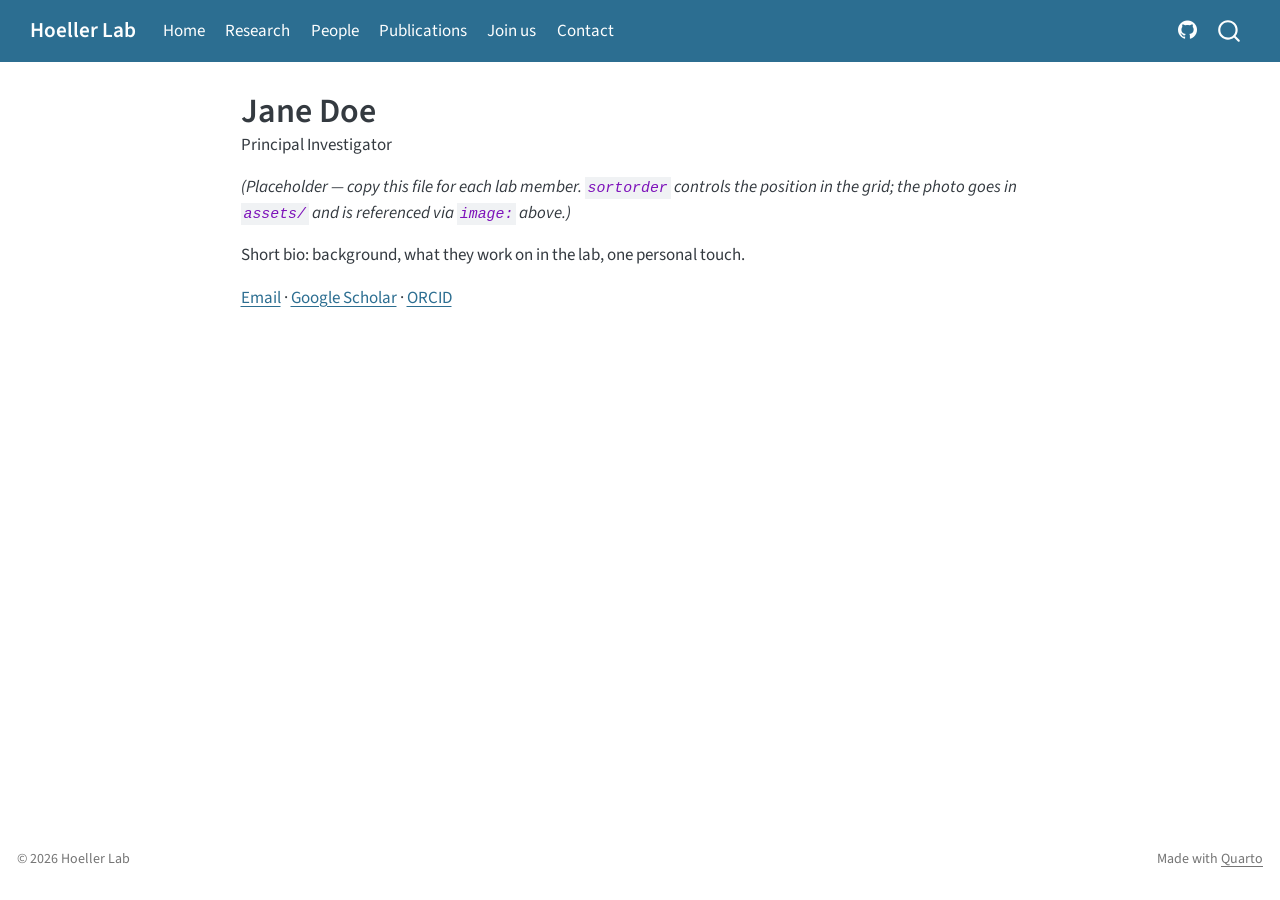
<file: people/jane-doe.html>
<!DOCTYPE html>
<html xmlns="http://www.w3.org/1999/xhtml" lang="en" xml:lang="en"><head>

<meta charset="utf-8">
<meta name="generator" content="quarto-1.9.38">

<meta name="viewport" content="width=device-width, initial-scale=1.0, user-scalable=yes">

<meta name="description" content="Principal Investigator">

<title>Jane Doe – Hoeller Lab</title>
<style>
/* Default styles provided by pandoc.
** See https://pandoc.org/MANUAL.html#variables-for-html for config info.
*/
code{white-space: pre-wrap;}
span.smallcaps{font-variant: small-caps;}
div.columns{display: flex; gap: min(4vw, 1.5em);}
div.column{flex: auto; overflow-x: auto;}
div.hanging-indent{margin-left: 1.5em; text-indent: -1.5em;}
ul.task-list{list-style: none;}
ul.task-list li input[type="checkbox"] {
  width: 0.8em;
  margin: 0 0.8em 0.2em -1em; /* quarto-specific, see https://github.com/quarto-dev/quarto-cli/issues/4556 */ 
  vertical-align: middle;
}
</style>


<script src="../site_libs/quarto-nav/quarto-nav.js"></script>
<script src="../site_libs/clipboard/clipboard.min.js"></script>
<script src="../site_libs/quarto-search/autocomplete.umd.js"></script>
<script src="../site_libs/quarto-search/fuse.min.js"></script>
<script src="../site_libs/quarto-search/quarto-search.js"></script>
<meta name="quarto:offset" content="../">
<script src="../site_libs/quarto-html/quarto.js" type="module"></script>
<script src="../site_libs/quarto-html/tabsets/tabsets.js" type="module"></script>
<script src="../site_libs/quarto-html/popper.min.js"></script>
<script src="../site_libs/quarto-html/tippy.umd.min.js"></script>
<script src="../site_libs/quarto-html/anchor.min.js"></script>
<link href="../site_libs/quarto-html/tippy.css" rel="stylesheet">
<link href="../site_libs/quarto-html/quarto-syntax-highlighting-15634bcf2e68342d4ad2dfa704d543f6.css" rel="stylesheet" id="quarto-text-highlighting-styles">
<script src="../site_libs/bootstrap/bootstrap.min.js"></script>
<link href="../site_libs/bootstrap/bootstrap-icons.css" rel="stylesheet">
<link href="../site_libs/bootstrap/bootstrap-a4885272e6f81f1be23c0dffd0f552b6.min.css" rel="stylesheet" append-hash="true" id="quarto-bootstrap" data-mode="light">
<script id="quarto-search-options" type="application/json">{
  "location": "navbar",
  "copy-button": false,
  "collapse-after": 3,
  "panel-placement": "end",
  "type": "overlay",
  "limit": 50,
  "keyboard-shortcut": [
    "f",
    "/",
    "s"
  ],
  "show-item-context": false,
  "language": {
    "search-no-results-text": "No results",
    "search-matching-documents-text": "matching documents",
    "search-copy-link-title": "Copy link to search",
    "search-hide-matches-text": "Hide additional matches",
    "search-more-match-text": "more match in this document",
    "search-more-matches-text": "more matches in this document",
    "search-clear-button-title": "Clear",
    "search-text-placeholder": "",
    "search-detached-cancel-button-title": "Cancel",
    "search-submit-button-title": "Submit",
    "search-label": "Search"
  }
}</script>


</head>

<body class="nav-fixed fullcontent quarto-light">

<div id="quarto-search-results"></div>
  <header id="quarto-header" class="headroom fixed-top">
    <nav class="navbar navbar-expand-lg " data-bs-theme="dark">
      <div class="navbar-container container-fluid">
      <div class="navbar-brand-container mx-auto">
    <a class="navbar-brand" href="../index.html">
    <span class="navbar-title">Hoeller Lab</span>
    </a>
  </div>
            <div id="quarto-search" class="" title="Search"></div>
          <button class="navbar-toggler" type="button" data-bs-toggle="collapse" data-bs-target="#navbarCollapse" aria-controls="navbarCollapse" role="menu" aria-expanded="false" aria-label="Toggle navigation" onclick="if (window.quartoToggleHeadroom) { window.quartoToggleHeadroom(); }">
  <span class="navbar-toggler-icon"></span>
</button>
          <div class="collapse navbar-collapse" id="navbarCollapse">
            <ul class="navbar-nav navbar-nav-scroll me-auto">
  <li class="nav-item">
    <a class="nav-link" href="../index.html"> 
<span class="menu-text">Home</span></a>
  </li>  
  <li class="nav-item">
    <a class="nav-link" href="../research.html"> 
<span class="menu-text">Research</span></a>
  </li>  
  <li class="nav-item">
    <a class="nav-link" href="../people/index.html"> 
<span class="menu-text">People</span></a>
  </li>  
  <li class="nav-item">
    <a class="nav-link" href="../publications.html"> 
<span class="menu-text">Publications</span></a>
  </li>  
  <li class="nav-item">
    <a class="nav-link" href="../join.html"> 
<span class="menu-text">Join us</span></a>
  </li>  
  <li class="nav-item">
    <a class="nav-link" href="../contact.html"> 
<span class="menu-text">Contact</span></a>
  </li>  
</ul>
            <ul class="navbar-nav navbar-nav-scroll ms-auto">
  <li class="nav-item compact">
    <a class="nav-link" href="https://github.com/hoellerlab"> <i class="bi bi-github" role="img" aria-label="GitHub">
</i> 
<span class="menu-text"></span></a>
  </li>  
</ul>
          </div> <!-- /navcollapse -->
            <div class="quarto-navbar-tools">
</div>
      </div> <!-- /container-fluid -->
    </nav>
</header>
<!-- content -->
<div id="quarto-content" class="quarto-container page-columns page-rows-contents page-layout-article page-navbar">
<!-- sidebar -->
<!-- margin-sidebar -->
    
<!-- main -->
<main class="content" id="quarto-document-content">

<header id="title-block-header" class="quarto-title-block default">
<div class="quarto-title">
<h1 class="title">Jane Doe</h1>
</div>

<div>
  <div class="description">
    Principal Investigator
  </div>
</div>


<div class="quarto-title-meta">

    
  
    
  </div>
  


</header>


<p><em>(Placeholder — copy this file for each lab member. <code>sortorder</code> controls the position in the grid; the photo goes in <code>assets/</code> and is referenced via <code>image:</code> above.)</em></p>
<p>Short bio: background, what they work on in the lab, one personal touch.</p>
<p><a href="mailto:jane.doe@example.edu">Email</a> · <a href="https://scholar.google.com">Google Scholar</a> · <a href="https://orcid.org">ORCID</a></p>



</main> <!-- /main -->
<script id="quarto-html-after-body" type="application/javascript">
  window.document.addEventListener("DOMContentLoaded", function (event) {
    const icon = "";
    const anchorJS = new window.AnchorJS();
    anchorJS.options = {
      placement: 'right',
      icon: icon
    };
    anchorJS.add('.anchored');
    const isCodeAnnotation = (el) => {
      for (const clz of el.classList) {
        if (clz.startsWith('code-annotation-')) {                     
          return true;
        }
      }
      return false;
    }
    const onCopySuccess = function(e) {
      // button target
      const button = e.trigger;
      // don't keep focus
      button.blur();
      // flash "checked"
      button.classList.add('code-copy-button-checked');
      var currentTitle = button.getAttribute("title");
      button.setAttribute("title", "Copied!");
      let tooltip;
      if (window.bootstrap) {
        button.setAttribute("data-bs-toggle", "tooltip");
        button.setAttribute("data-bs-placement", "left");
        button.setAttribute("data-bs-title", "Copied!");
        tooltip = new bootstrap.Tooltip(button, 
          { trigger: "manual", 
            customClass: "code-copy-button-tooltip",
            offset: [0, -8]});
        tooltip.show();    
      }
      setTimeout(function() {
        if (tooltip) {
          tooltip.hide();
          button.removeAttribute("data-bs-title");
          button.removeAttribute("data-bs-toggle");
          button.removeAttribute("data-bs-placement");
        }
        button.setAttribute("title", currentTitle);
        button.classList.remove('code-copy-button-checked');
      }, 1000);
      // clear code selection
      e.clearSelection();
    }
    const getTextToCopy = function(trigger) {
      const outerScaffold = trigger.parentElement.cloneNode(true);
      const codeEl = outerScaffold.querySelector('code');
      for (const childEl of codeEl.children) {
        if (isCodeAnnotation(childEl)) {
          childEl.remove();
        }
      }
      return codeEl.innerText;
    }
    const clipboard = new window.ClipboardJS('.code-copy-button:not([data-in-quarto-modal])', {
      text: getTextToCopy
    });
    clipboard.on('success', onCopySuccess);
    if (window.document.getElementById('quarto-embedded-source-code-modal')) {
      const clipboardModal = new window.ClipboardJS('.code-copy-button[data-in-quarto-modal]', {
        text: getTextToCopy,
        container: window.document.getElementById('quarto-embedded-source-code-modal')
      });
      clipboardModal.on('success', onCopySuccess);
    }
      var localhostRegex = new RegExp(/^(?:http|https):\/\/localhost\:?[0-9]*\//);
      var mailtoRegex = new RegExp(/^mailto:/);
        var filterRegex = new RegExp("https:\/\/hoellerlab\.github\.io");
      var isInternal = (href) => {
          return filterRegex.test(href) || localhostRegex.test(href) || mailtoRegex.test(href);
      }
      // Inspect non-navigation links and adorn them if external
     var links = window.document.querySelectorAll('a[href]:not(.nav-link):not(.navbar-brand):not(.toc-action):not(.sidebar-link):not(.sidebar-item-toggle):not(.pagination-link):not(.no-external):not([aria-hidden]):not(.dropdown-item):not(.quarto-navigation-tool):not(.about-link)');
      for (var i=0; i<links.length; i++) {
        const link = links[i];
        if (!isInternal(link.href)) {
          // undo the damage that might have been done by quarto-nav.js in the case of
          // links that we want to consider external
          if (link.dataset.originalHref !== undefined) {
            link.href = link.dataset.originalHref;
          }
            // target, if specified
            link.setAttribute("target", "_blank");
            if (link.getAttribute("rel") === null) {
              link.setAttribute("rel", "noopener");
            }
        }
      }
    function tippyHover(el, contentFn, onTriggerFn, onUntriggerFn) {
      const config = {
        allowHTML: true,
        maxWidth: 500,
        delay: 100,
        arrow: false,
        appendTo: function(el) {
            return el.parentElement;
        },
        interactive: true,
        interactiveBorder: 10,
        theme: 'quarto',
        placement: 'bottom-start',
      };
      if (contentFn) {
        config.content = contentFn;
      }
      if (onTriggerFn) {
        config.onTrigger = onTriggerFn;
      }
      if (onUntriggerFn) {
        config.onUntrigger = onUntriggerFn;
      }
      window.tippy(el, config); 
    }
    const noterefs = window.document.querySelectorAll('a[role="doc-noteref"]');
    for (var i=0; i<noterefs.length; i++) {
      const ref = noterefs[i];
      tippyHover(ref, function() {
        // use id or data attribute instead here
        let href = ref.getAttribute('data-footnote-href') || ref.getAttribute('href');
        try { href = new URL(href).hash; } catch {}
        const id = href.replace(/^#\/?/, "");
        const note = window.document.getElementById(id);
        if (note) {
          return note.innerHTML;
        } else {
          return "";
        }
      });
    }
    const xrefs = window.document.querySelectorAll('a.quarto-xref');
    const processXRef = (id, note) => {
      // Strip column container classes
      const stripColumnClz = (el) => {
        el.classList.remove("page-full", "page-columns");
        if (el.children) {
          for (const child of el.children) {
            stripColumnClz(child);
          }
        }
      }
      stripColumnClz(note)
      if (id === null || id.startsWith('sec-')) {
        // Special case sections, only their first couple elements
        const container = document.createElement("div");
        if (note.children && note.children.length > 2) {
          container.appendChild(note.children[0].cloneNode(true));
          for (let i = 1; i < note.children.length; i++) {
            const child = note.children[i];
            if (child.tagName === "P" && child.innerText === "") {
              continue;
            } else {
              container.appendChild(child.cloneNode(true));
              break;
            }
          }
          if (window.Quarto?.typesetMath) {
            window.Quarto.typesetMath(container);
          }
          return container.innerHTML
        } else {
          if (window.Quarto?.typesetMath) {
            window.Quarto.typesetMath(note);
          }
          return note.innerHTML;
        }
      } else {
        // Remove any anchor links if they are present
        const anchorLink = note.querySelector('a.anchorjs-link');
        if (anchorLink) {
          anchorLink.remove();
        }
        if (window.Quarto?.typesetMath) {
          window.Quarto.typesetMath(note);
        }
        if (note.classList.contains("callout")) {
          return note.outerHTML;
        } else {
          return note.innerHTML;
        }
      }
    }
    for (var i=0; i<xrefs.length; i++) {
      const xref = xrefs[i];
      tippyHover(xref, undefined, function(instance) {
        instance.disable();
        let url = xref.getAttribute('href');
        let hash = undefined; 
        if (url.startsWith('#')) {
          hash = url;
        } else {
          try { hash = new URL(url).hash; } catch {}
        }
        if (hash) {
          const id = hash.replace(/^#\/?/, "");
          const note = window.document.getElementById(id);
          if (note !== null) {
            try {
              const html = processXRef(id, note.cloneNode(true));
              instance.setContent(html);
            } finally {
              instance.enable();
              instance.show();
            }
          } else {
            // See if we can fetch this
            fetch(url.split('#')[0])
            .then(res => res.text())
            .then(html => {
              const parser = new DOMParser();
              const htmlDoc = parser.parseFromString(html, "text/html");
              const note = htmlDoc.getElementById(id);
              if (note !== null) {
                const html = processXRef(id, note);
                instance.setContent(html);
              } 
            }).finally(() => {
              instance.enable();
              instance.show();
            });
          }
        } else {
          // See if we can fetch a full url (with no hash to target)
          // This is a special case and we should probably do some content thinning / targeting
          fetch(url)
          .then(res => res.text())
          .then(html => {
            const parser = new DOMParser();
            const htmlDoc = parser.parseFromString(html, "text/html");
            const note = htmlDoc.querySelector('main.content');
            if (note !== null) {
              // This should only happen for chapter cross references
              // (since there is no id in the URL)
              // remove the first header
              if (note.children.length > 0 && note.children[0].tagName === "HEADER") {
                note.children[0].remove();
              }
              const html = processXRef(null, note);
              instance.setContent(html);
            } 
          }).finally(() => {
            instance.enable();
            instance.show();
          });
        }
      }, function(instance) {
      });
    }
        let selectedAnnoteEl;
        const selectorForAnnotation = ( cell, annotation) => {
          let cellAttr = 'data-code-cell="' + cell + '"';
          let lineAttr = 'data-code-annotation="' +  annotation + '"';
          const selector = 'span[' + cellAttr + '][' + lineAttr + ']';
          return selector;
        }
        const selectCodeLines = (annoteEl) => {
          const doc = window.document;
          const targetCell = annoteEl.getAttribute("data-target-cell");
          const targetAnnotation = annoteEl.getAttribute("data-target-annotation");
          const annoteSpan = window.document.querySelector(selectorForAnnotation(targetCell, targetAnnotation));
          const lines = annoteSpan.getAttribute("data-code-lines").split(",");
          const lineIds = lines.map((line) => {
            return targetCell + "-" + line;
          })
          let top = null;
          let height = null;
          let parent = null;
          if (lineIds.length > 0) {
              //compute the position of the single el (top and bottom and make a div)
              const el = window.document.getElementById(lineIds[0]);
              top = el.offsetTop;
              height = el.offsetHeight;
              parent = el.parentElement.parentElement;
            if (lineIds.length > 1) {
              const lastEl = window.document.getElementById(lineIds[lineIds.length - 1]);
              const bottom = lastEl.offsetTop + lastEl.offsetHeight;
              height = bottom - top;
            }
            if (top !== null && height !== null && parent !== null) {
              // cook up a div (if necessary) and position it 
              let div = window.document.getElementById("code-annotation-line-highlight");
              if (div === null) {
                div = window.document.createElement("div");
                div.setAttribute("id", "code-annotation-line-highlight");
                div.style.position = 'absolute';
                parent.appendChild(div);
              }
              div.style.top = top - 2 + "px";
              div.style.height = height + 4 + "px";
              div.style.left = 0;
              let gutterDiv = window.document.getElementById("code-annotation-line-highlight-gutter");
              if (gutterDiv === null) {
                gutterDiv = window.document.createElement("div");
                gutterDiv.setAttribute("id", "code-annotation-line-highlight-gutter");
                gutterDiv.style.position = 'absolute';
                const codeCell = window.document.getElementById(targetCell);
                const gutter = codeCell.querySelector('.code-annotation-gutter');
                gutter.appendChild(gutterDiv);
              }
              gutterDiv.style.top = top - 2 + "px";
              gutterDiv.style.height = height + 4 + "px";
            }
            selectedAnnoteEl = annoteEl;
          }
        };
        const unselectCodeLines = () => {
          const elementsIds = ["code-annotation-line-highlight", "code-annotation-line-highlight-gutter"];
          elementsIds.forEach((elId) => {
            const div = window.document.getElementById(elId);
            if (div) {
              div.remove();
            }
          });
          selectedAnnoteEl = undefined;
        };
          // Handle positioning of the toggle
      window.addEventListener(
        "resize",
        throttle(() => {
          elRect = undefined;
          if (selectedAnnoteEl) {
            selectCodeLines(selectedAnnoteEl);
          }
        }, 10)
      );
      function throttle(fn, ms) {
      let throttle = false;
      let timer;
        return (...args) => {
          if(!throttle) { // first call gets through
              fn.apply(this, args);
              throttle = true;
          } else { // all the others get throttled
              if(timer) clearTimeout(timer); // cancel #2
              timer = setTimeout(() => {
                fn.apply(this, args);
                timer = throttle = false;
              }, ms);
          }
        };
      }
        // Attach click handler to the DT
        const annoteDls = window.document.querySelectorAll('dt[data-target-cell]');
        for (const annoteDlNode of annoteDls) {
          annoteDlNode.addEventListener('click', (event) => {
            const clickedEl = event.target;
            if (clickedEl !== selectedAnnoteEl) {
              unselectCodeLines();
              const activeEl = window.document.querySelector('dt[data-target-cell].code-annotation-active');
              if (activeEl) {
                activeEl.classList.remove('code-annotation-active');
              }
              selectCodeLines(clickedEl);
              clickedEl.classList.add('code-annotation-active');
            } else {
              // Unselect the line
              unselectCodeLines();
              clickedEl.classList.remove('code-annotation-active');
            }
          });
        }
    const findCites = (el) => {
      const parentEl = el.parentElement;
      if (parentEl) {
        const cites = parentEl.dataset.cites;
        if (cites) {
          return {
            el,
            cites: cites.split(' ')
          };
        } else {
          return findCites(el.parentElement)
        }
      } else {
        return undefined;
      }
    };
    var bibliorefs = window.document.querySelectorAll('a[role="doc-biblioref"]');
    for (var i=0; i<bibliorefs.length; i++) {
      const ref = bibliorefs[i];
      const citeInfo = findCites(ref);
      if (citeInfo) {
        tippyHover(citeInfo.el, function() {
          var popup = window.document.createElement('div');
          citeInfo.cites.forEach(function(cite) {
            var citeDiv = window.document.createElement('div');
            citeDiv.classList.add('hanging-indent');
            citeDiv.classList.add('csl-entry');
            var biblioDiv = window.document.getElementById('ref-' + cite);
            if (biblioDiv) {
              citeDiv.innerHTML = biblioDiv.innerHTML;
            }
            popup.appendChild(citeDiv);
          });
          return popup.innerHTML;
        });
      }
    }
  });
  </script>
</div> <!-- /content -->
<footer class="footer">
  <div class="nav-footer">
    <div class="nav-footer-left">
<p>© 2026 Hoeller Lab</p>
</div>   
    <div class="nav-footer-center">
      &nbsp;
    </div>
    <div class="nav-footer-right">
<p>Made with <a href="https://quarto.org">Quarto</a></p>
</div>
  </div>
</footer>




</body></html>
</file>
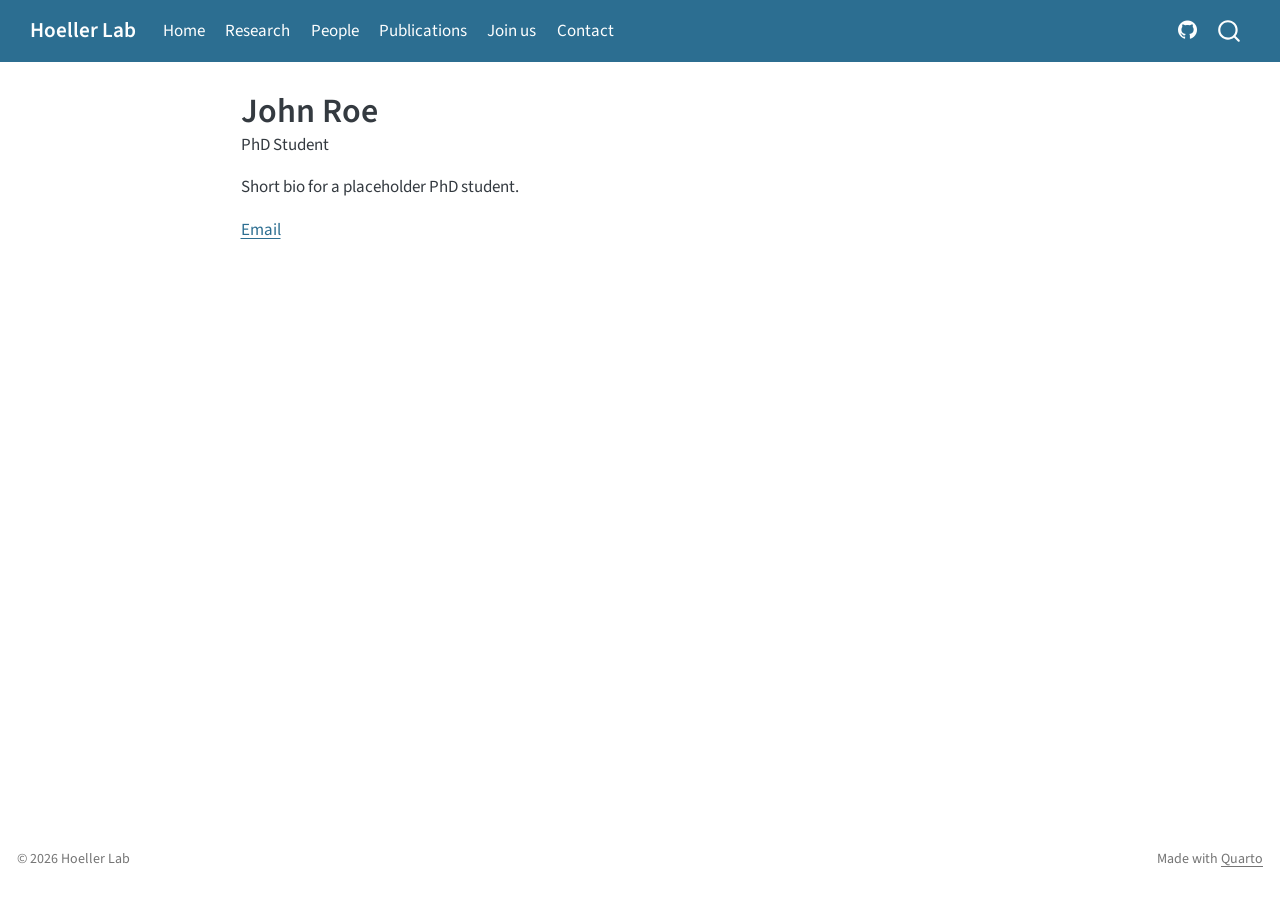
<file: people/john-roe.html>
<!DOCTYPE html>
<html xmlns="http://www.w3.org/1999/xhtml" lang="en" xml:lang="en"><head>

<meta charset="utf-8">
<meta name="generator" content="quarto-1.9.38">

<meta name="viewport" content="width=device-width, initial-scale=1.0, user-scalable=yes">

<meta name="description" content="PhD Student">

<title>John Roe – Hoeller Lab</title>
<style>
/* Default styles provided by pandoc.
** See https://pandoc.org/MANUAL.html#variables-for-html for config info.
*/
code{white-space: pre-wrap;}
span.smallcaps{font-variant: small-caps;}
div.columns{display: flex; gap: min(4vw, 1.5em);}
div.column{flex: auto; overflow-x: auto;}
div.hanging-indent{margin-left: 1.5em; text-indent: -1.5em;}
ul.task-list{list-style: none;}
ul.task-list li input[type="checkbox"] {
  width: 0.8em;
  margin: 0 0.8em 0.2em -1em; /* quarto-specific, see https://github.com/quarto-dev/quarto-cli/issues/4556 */ 
  vertical-align: middle;
}
</style>


<script src="../site_libs/quarto-nav/quarto-nav.js"></script>
<script src="../site_libs/clipboard/clipboard.min.js"></script>
<script src="../site_libs/quarto-search/autocomplete.umd.js"></script>
<script src="../site_libs/quarto-search/fuse.min.js"></script>
<script src="../site_libs/quarto-search/quarto-search.js"></script>
<meta name="quarto:offset" content="../">
<script src="../site_libs/quarto-html/quarto.js" type="module"></script>
<script src="../site_libs/quarto-html/tabsets/tabsets.js" type="module"></script>
<script src="../site_libs/quarto-html/popper.min.js"></script>
<script src="../site_libs/quarto-html/tippy.umd.min.js"></script>
<script src="../site_libs/quarto-html/anchor.min.js"></script>
<link href="../site_libs/quarto-html/tippy.css" rel="stylesheet">
<link href="../site_libs/quarto-html/quarto-syntax-highlighting-15634bcf2e68342d4ad2dfa704d543f6.css" rel="stylesheet" id="quarto-text-highlighting-styles">
<script src="../site_libs/bootstrap/bootstrap.min.js"></script>
<link href="../site_libs/bootstrap/bootstrap-icons.css" rel="stylesheet">
<link href="../site_libs/bootstrap/bootstrap-a4885272e6f81f1be23c0dffd0f552b6.min.css" rel="stylesheet" append-hash="true" id="quarto-bootstrap" data-mode="light">
<script id="quarto-search-options" type="application/json">{
  "location": "navbar",
  "copy-button": false,
  "collapse-after": 3,
  "panel-placement": "end",
  "type": "overlay",
  "limit": 50,
  "keyboard-shortcut": [
    "f",
    "/",
    "s"
  ],
  "show-item-context": false,
  "language": {
    "search-no-results-text": "No results",
    "search-matching-documents-text": "matching documents",
    "search-copy-link-title": "Copy link to search",
    "search-hide-matches-text": "Hide additional matches",
    "search-more-match-text": "more match in this document",
    "search-more-matches-text": "more matches in this document",
    "search-clear-button-title": "Clear",
    "search-text-placeholder": "",
    "search-detached-cancel-button-title": "Cancel",
    "search-submit-button-title": "Submit",
    "search-label": "Search"
  }
}</script>


</head>

<body class="nav-fixed fullcontent quarto-light">

<div id="quarto-search-results"></div>
  <header id="quarto-header" class="headroom fixed-top">
    <nav class="navbar navbar-expand-lg " data-bs-theme="dark">
      <div class="navbar-container container-fluid">
      <div class="navbar-brand-container mx-auto">
    <a class="navbar-brand" href="../index.html">
    <span class="navbar-title">Hoeller Lab</span>
    </a>
  </div>
            <div id="quarto-search" class="" title="Search"></div>
          <button class="navbar-toggler" type="button" data-bs-toggle="collapse" data-bs-target="#navbarCollapse" aria-controls="navbarCollapse" role="menu" aria-expanded="false" aria-label="Toggle navigation" onclick="if (window.quartoToggleHeadroom) { window.quartoToggleHeadroom(); }">
  <span class="navbar-toggler-icon"></span>
</button>
          <div class="collapse navbar-collapse" id="navbarCollapse">
            <ul class="navbar-nav navbar-nav-scroll me-auto">
  <li class="nav-item">
    <a class="nav-link" href="../index.html"> 
<span class="menu-text">Home</span></a>
  </li>  
  <li class="nav-item">
    <a class="nav-link" href="../research.html"> 
<span class="menu-text">Research</span></a>
  </li>  
  <li class="nav-item">
    <a class="nav-link" href="../people/index.html"> 
<span class="menu-text">People</span></a>
  </li>  
  <li class="nav-item">
    <a class="nav-link" href="../publications.html"> 
<span class="menu-text">Publications</span></a>
  </li>  
  <li class="nav-item">
    <a class="nav-link" href="../join.html"> 
<span class="menu-text">Join us</span></a>
  </li>  
  <li class="nav-item">
    <a class="nav-link" href="../contact.html"> 
<span class="menu-text">Contact</span></a>
  </li>  
</ul>
            <ul class="navbar-nav navbar-nav-scroll ms-auto">
  <li class="nav-item compact">
    <a class="nav-link" href="https://github.com/hoellerlab"> <i class="bi bi-github" role="img" aria-label="GitHub">
</i> 
<span class="menu-text"></span></a>
  </li>  
</ul>
          </div> <!-- /navcollapse -->
            <div class="quarto-navbar-tools">
</div>
      </div> <!-- /container-fluid -->
    </nav>
</header>
<!-- content -->
<div id="quarto-content" class="quarto-container page-columns page-rows-contents page-layout-article page-navbar">
<!-- sidebar -->
<!-- margin-sidebar -->
    
<!-- main -->
<main class="content" id="quarto-document-content">

<header id="title-block-header" class="quarto-title-block default">
<div class="quarto-title">
<h1 class="title">John Roe</h1>
</div>

<div>
  <div class="description">
    PhD Student
  </div>
</div>


<div class="quarto-title-meta">

    
  
    
  </div>
  


</header>


<p>Short bio for a placeholder PhD student.</p>
<p><a href="mailto:john.roe@example.edu">Email</a></p>



</main> <!-- /main -->
<script id="quarto-html-after-body" type="application/javascript">
  window.document.addEventListener("DOMContentLoaded", function (event) {
    const icon = "";
    const anchorJS = new window.AnchorJS();
    anchorJS.options = {
      placement: 'right',
      icon: icon
    };
    anchorJS.add('.anchored');
    const isCodeAnnotation = (el) => {
      for (const clz of el.classList) {
        if (clz.startsWith('code-annotation-')) {                     
          return true;
        }
      }
      return false;
    }
    const onCopySuccess = function(e) {
      // button target
      const button = e.trigger;
      // don't keep focus
      button.blur();
      // flash "checked"
      button.classList.add('code-copy-button-checked');
      var currentTitle = button.getAttribute("title");
      button.setAttribute("title", "Copied!");
      let tooltip;
      if (window.bootstrap) {
        button.setAttribute("data-bs-toggle", "tooltip");
        button.setAttribute("data-bs-placement", "left");
        button.setAttribute("data-bs-title", "Copied!");
        tooltip = new bootstrap.Tooltip(button, 
          { trigger: "manual", 
            customClass: "code-copy-button-tooltip",
            offset: [0, -8]});
        tooltip.show();    
      }
      setTimeout(function() {
        if (tooltip) {
          tooltip.hide();
          button.removeAttribute("data-bs-title");
          button.removeAttribute("data-bs-toggle");
          button.removeAttribute("data-bs-placement");
        }
        button.setAttribute("title", currentTitle);
        button.classList.remove('code-copy-button-checked');
      }, 1000);
      // clear code selection
      e.clearSelection();
    }
    const getTextToCopy = function(trigger) {
      const outerScaffold = trigger.parentElement.cloneNode(true);
      const codeEl = outerScaffold.querySelector('code');
      for (const childEl of codeEl.children) {
        if (isCodeAnnotation(childEl)) {
          childEl.remove();
        }
      }
      return codeEl.innerText;
    }
    const clipboard = new window.ClipboardJS('.code-copy-button:not([data-in-quarto-modal])', {
      text: getTextToCopy
    });
    clipboard.on('success', onCopySuccess);
    if (window.document.getElementById('quarto-embedded-source-code-modal')) {
      const clipboardModal = new window.ClipboardJS('.code-copy-button[data-in-quarto-modal]', {
        text: getTextToCopy,
        container: window.document.getElementById('quarto-embedded-source-code-modal')
      });
      clipboardModal.on('success', onCopySuccess);
    }
      var localhostRegex = new RegExp(/^(?:http|https):\/\/localhost\:?[0-9]*\//);
      var mailtoRegex = new RegExp(/^mailto:/);
        var filterRegex = new RegExp("https:\/\/hoellerlab\.github\.io");
      var isInternal = (href) => {
          return filterRegex.test(href) || localhostRegex.test(href) || mailtoRegex.test(href);
      }
      // Inspect non-navigation links and adorn them if external
     var links = window.document.querySelectorAll('a[href]:not(.nav-link):not(.navbar-brand):not(.toc-action):not(.sidebar-link):not(.sidebar-item-toggle):not(.pagination-link):not(.no-external):not([aria-hidden]):not(.dropdown-item):not(.quarto-navigation-tool):not(.about-link)');
      for (var i=0; i<links.length; i++) {
        const link = links[i];
        if (!isInternal(link.href)) {
          // undo the damage that might have been done by quarto-nav.js in the case of
          // links that we want to consider external
          if (link.dataset.originalHref !== undefined) {
            link.href = link.dataset.originalHref;
          }
            // target, if specified
            link.setAttribute("target", "_blank");
            if (link.getAttribute("rel") === null) {
              link.setAttribute("rel", "noopener");
            }
        }
      }
    function tippyHover(el, contentFn, onTriggerFn, onUntriggerFn) {
      const config = {
        allowHTML: true,
        maxWidth: 500,
        delay: 100,
        arrow: false,
        appendTo: function(el) {
            return el.parentElement;
        },
        interactive: true,
        interactiveBorder: 10,
        theme: 'quarto',
        placement: 'bottom-start',
      };
      if (contentFn) {
        config.content = contentFn;
      }
      if (onTriggerFn) {
        config.onTrigger = onTriggerFn;
      }
      if (onUntriggerFn) {
        config.onUntrigger = onUntriggerFn;
      }
      window.tippy(el, config); 
    }
    const noterefs = window.document.querySelectorAll('a[role="doc-noteref"]');
    for (var i=0; i<noterefs.length; i++) {
      const ref = noterefs[i];
      tippyHover(ref, function() {
        // use id or data attribute instead here
        let href = ref.getAttribute('data-footnote-href') || ref.getAttribute('href');
        try { href = new URL(href).hash; } catch {}
        const id = href.replace(/^#\/?/, "");
        const note = window.document.getElementById(id);
        if (note) {
          return note.innerHTML;
        } else {
          return "";
        }
      });
    }
    const xrefs = window.document.querySelectorAll('a.quarto-xref');
    const processXRef = (id, note) => {
      // Strip column container classes
      const stripColumnClz = (el) => {
        el.classList.remove("page-full", "page-columns");
        if (el.children) {
          for (const child of el.children) {
            stripColumnClz(child);
          }
        }
      }
      stripColumnClz(note)
      if (id === null || id.startsWith('sec-')) {
        // Special case sections, only their first couple elements
        const container = document.createElement("div");
        if (note.children && note.children.length > 2) {
          container.appendChild(note.children[0].cloneNode(true));
          for (let i = 1; i < note.children.length; i++) {
            const child = note.children[i];
            if (child.tagName === "P" && child.innerText === "") {
              continue;
            } else {
              container.appendChild(child.cloneNode(true));
              break;
            }
          }
          if (window.Quarto?.typesetMath) {
            window.Quarto.typesetMath(container);
          }
          return container.innerHTML
        } else {
          if (window.Quarto?.typesetMath) {
            window.Quarto.typesetMath(note);
          }
          return note.innerHTML;
        }
      } else {
        // Remove any anchor links if they are present
        const anchorLink = note.querySelector('a.anchorjs-link');
        if (anchorLink) {
          anchorLink.remove();
        }
        if (window.Quarto?.typesetMath) {
          window.Quarto.typesetMath(note);
        }
        if (note.classList.contains("callout")) {
          return note.outerHTML;
        } else {
          return note.innerHTML;
        }
      }
    }
    for (var i=0; i<xrefs.length; i++) {
      const xref = xrefs[i];
      tippyHover(xref, undefined, function(instance) {
        instance.disable();
        let url = xref.getAttribute('href');
        let hash = undefined; 
        if (url.startsWith('#')) {
          hash = url;
        } else {
          try { hash = new URL(url).hash; } catch {}
        }
        if (hash) {
          const id = hash.replace(/^#\/?/, "");
          const note = window.document.getElementById(id);
          if (note !== null) {
            try {
              const html = processXRef(id, note.cloneNode(true));
              instance.setContent(html);
            } finally {
              instance.enable();
              instance.show();
            }
          } else {
            // See if we can fetch this
            fetch(url.split('#')[0])
            .then(res => res.text())
            .then(html => {
              const parser = new DOMParser();
              const htmlDoc = parser.parseFromString(html, "text/html");
              const note = htmlDoc.getElementById(id);
              if (note !== null) {
                const html = processXRef(id, note);
                instance.setContent(html);
              } 
            }).finally(() => {
              instance.enable();
              instance.show();
            });
          }
        } else {
          // See if we can fetch a full url (with no hash to target)
          // This is a special case and we should probably do some content thinning / targeting
          fetch(url)
          .then(res => res.text())
          .then(html => {
            const parser = new DOMParser();
            const htmlDoc = parser.parseFromString(html, "text/html");
            const note = htmlDoc.querySelector('main.content');
            if (note !== null) {
              // This should only happen for chapter cross references
              // (since there is no id in the URL)
              // remove the first header
              if (note.children.length > 0 && note.children[0].tagName === "HEADER") {
                note.children[0].remove();
              }
              const html = processXRef(null, note);
              instance.setContent(html);
            } 
          }).finally(() => {
            instance.enable();
            instance.show();
          });
        }
      }, function(instance) {
      });
    }
        let selectedAnnoteEl;
        const selectorForAnnotation = ( cell, annotation) => {
          let cellAttr = 'data-code-cell="' + cell + '"';
          let lineAttr = 'data-code-annotation="' +  annotation + '"';
          const selector = 'span[' + cellAttr + '][' + lineAttr + ']';
          return selector;
        }
        const selectCodeLines = (annoteEl) => {
          const doc = window.document;
          const targetCell = annoteEl.getAttribute("data-target-cell");
          const targetAnnotation = annoteEl.getAttribute("data-target-annotation");
          const annoteSpan = window.document.querySelector(selectorForAnnotation(targetCell, targetAnnotation));
          const lines = annoteSpan.getAttribute("data-code-lines").split(",");
          const lineIds = lines.map((line) => {
            return targetCell + "-" + line;
          })
          let top = null;
          let height = null;
          let parent = null;
          if (lineIds.length > 0) {
              //compute the position of the single el (top and bottom and make a div)
              const el = window.document.getElementById(lineIds[0]);
              top = el.offsetTop;
              height = el.offsetHeight;
              parent = el.parentElement.parentElement;
            if (lineIds.length > 1) {
              const lastEl = window.document.getElementById(lineIds[lineIds.length - 1]);
              const bottom = lastEl.offsetTop + lastEl.offsetHeight;
              height = bottom - top;
            }
            if (top !== null && height !== null && parent !== null) {
              // cook up a div (if necessary) and position it 
              let div = window.document.getElementById("code-annotation-line-highlight");
              if (div === null) {
                div = window.document.createElement("div");
                div.setAttribute("id", "code-annotation-line-highlight");
                div.style.position = 'absolute';
                parent.appendChild(div);
              }
              div.style.top = top - 2 + "px";
              div.style.height = height + 4 + "px";
              div.style.left = 0;
              let gutterDiv = window.document.getElementById("code-annotation-line-highlight-gutter");
              if (gutterDiv === null) {
                gutterDiv = window.document.createElement("div");
                gutterDiv.setAttribute("id", "code-annotation-line-highlight-gutter");
                gutterDiv.style.position = 'absolute';
                const codeCell = window.document.getElementById(targetCell);
                const gutter = codeCell.querySelector('.code-annotation-gutter');
                gutter.appendChild(gutterDiv);
              }
              gutterDiv.style.top = top - 2 + "px";
              gutterDiv.style.height = height + 4 + "px";
            }
            selectedAnnoteEl = annoteEl;
          }
        };
        const unselectCodeLines = () => {
          const elementsIds = ["code-annotation-line-highlight", "code-annotation-line-highlight-gutter"];
          elementsIds.forEach((elId) => {
            const div = window.document.getElementById(elId);
            if (div) {
              div.remove();
            }
          });
          selectedAnnoteEl = undefined;
        };
          // Handle positioning of the toggle
      window.addEventListener(
        "resize",
        throttle(() => {
          elRect = undefined;
          if (selectedAnnoteEl) {
            selectCodeLines(selectedAnnoteEl);
          }
        }, 10)
      );
      function throttle(fn, ms) {
      let throttle = false;
      let timer;
        return (...args) => {
          if(!throttle) { // first call gets through
              fn.apply(this, args);
              throttle = true;
          } else { // all the others get throttled
              if(timer) clearTimeout(timer); // cancel #2
              timer = setTimeout(() => {
                fn.apply(this, args);
                timer = throttle = false;
              }, ms);
          }
        };
      }
        // Attach click handler to the DT
        const annoteDls = window.document.querySelectorAll('dt[data-target-cell]');
        for (const annoteDlNode of annoteDls) {
          annoteDlNode.addEventListener('click', (event) => {
            const clickedEl = event.target;
            if (clickedEl !== selectedAnnoteEl) {
              unselectCodeLines();
              const activeEl = window.document.querySelector('dt[data-target-cell].code-annotation-active');
              if (activeEl) {
                activeEl.classList.remove('code-annotation-active');
              }
              selectCodeLines(clickedEl);
              clickedEl.classList.add('code-annotation-active');
            } else {
              // Unselect the line
              unselectCodeLines();
              clickedEl.classList.remove('code-annotation-active');
            }
          });
        }
    const findCites = (el) => {
      const parentEl = el.parentElement;
      if (parentEl) {
        const cites = parentEl.dataset.cites;
        if (cites) {
          return {
            el,
            cites: cites.split(' ')
          };
        } else {
          return findCites(el.parentElement)
        }
      } else {
        return undefined;
      }
    };
    var bibliorefs = window.document.querySelectorAll('a[role="doc-biblioref"]');
    for (var i=0; i<bibliorefs.length; i++) {
      const ref = bibliorefs[i];
      const citeInfo = findCites(ref);
      if (citeInfo) {
        tippyHover(citeInfo.el, function() {
          var popup = window.document.createElement('div');
          citeInfo.cites.forEach(function(cite) {
            var citeDiv = window.document.createElement('div');
            citeDiv.classList.add('hanging-indent');
            citeDiv.classList.add('csl-entry');
            var biblioDiv = window.document.getElementById('ref-' + cite);
            if (biblioDiv) {
              citeDiv.innerHTML = biblioDiv.innerHTML;
            }
            popup.appendChild(citeDiv);
          });
          return popup.innerHTML;
        });
      }
    }
  });
  </script>
</div> <!-- /content -->
<footer class="footer">
  <div class="nav-footer">
    <div class="nav-footer-left">
<p>© 2026 Hoeller Lab</p>
</div>   
    <div class="nav-footer-center">
      &nbsp;
    </div>
    <div class="nav-footer-right">
<p>Made with <a href="https://quarto.org">Quarto</a></p>
</div>
  </div>
</footer>




</body></html>
</file>
<file: site_libs/quarto-html/tippy.css>
.tippy-box[data-animation=fade][data-state=hidden]{opacity:0}[data-tippy-root]{max-width:calc(100vw - 10px)}.tippy-box{position:relative;background-color:#333;color:#fff;border-radius:4px;font-size:14px;line-height:1.4;white-space:normal;outline:0;transition-property:transform,visibility,opacity}.tippy-box[data-placement^=top]>.tippy-arrow{bottom:0}.tippy-box[data-placement^=top]>.tippy-arrow:before{bottom:-7px;left:0;border-width:8px 8px 0;border-top-color:initial;transform-origin:center top}.tippy-box[data-placement^=bottom]>.tippy-arrow{top:0}.tippy-box[data-placement^=bottom]>.tippy-arrow:before{top:-7px;left:0;border-width:0 8px 8px;border-bottom-color:initial;transform-origin:center bottom}.tippy-box[data-placement^=left]>.tippy-arrow{right:0}.tippy-box[data-placement^=left]>.tippy-arrow:before{border-width:8px 0 8px 8px;border-left-color:initial;right:-7px;transform-origin:center left}.tippy-box[data-placement^=right]>.tippy-arrow{left:0}.tippy-box[data-placement^=right]>.tippy-arrow:before{left:-7px;border-width:8px 8px 8px 0;border-right-color:initial;transform-origin:center right}.tippy-box[data-inertia][data-state=visible]{transition-timing-function:cubic-bezier(.54,1.5,.38,1.11)}.tippy-arrow{width:16px;height:16px;color:#333}.tippy-arrow:before{content:"";position:absolute;border-color:transparent;border-style:solid}.tippy-content{position:relative;padding:5px 9px;z-index:1}
</file>
<file: site_libs/quarto-html/quarto-syntax-highlighting-64a204ab8560d761af7679ceaba22944.css>
/* quarto syntax highlight colors */
:root {
  --quarto-hl-ot-color: #003B4F;
  --quarto-hl-at-color: #657422;
  --quarto-hl-ss-color: #20794D;
  --quarto-hl-an-color: #5E5E5E;
  --quarto-hl-fu-color: #4758AB;
  --quarto-hl-st-color: #20794D;
  --quarto-hl-cf-color: #003B4F;
  --quarto-hl-op-color: #5E5E5E;
  --quarto-hl-er-color: #AD0000;
  --quarto-hl-bn-color: #AD0000;
  --quarto-hl-al-color: #AD0000;
  --quarto-hl-va-color: #111111;
  --quarto-hl-bu-color: inherit;
  --quarto-hl-ex-color: inherit;
  --quarto-hl-pp-color: #AD0000;
  --quarto-hl-in-color: #5E5E5E;
  --quarto-hl-vs-color: #20794D;
  --quarto-hl-wa-color: #5E5E5E;
  --quarto-hl-do-color: #5E5E5E;
  --quarto-hl-im-color: #00769E;
  --quarto-hl-ch-color: #20794D;
  --quarto-hl-dt-color: #AD0000;
  --quarto-hl-fl-color: #AD0000;
  --quarto-hl-co-color: #5E5E5E;
  --quarto-hl-cv-color: #5E5E5E;
  --quarto-hl-cn-color: #8f5902;
  --quarto-hl-sc-color: #5E5E5E;
  --quarto-hl-dv-color: #AD0000;
  --quarto-hl-kw-color: #003B4F;
}

/* other quarto variables */
:root {
  --quarto-font-monospace: SFMono-Regular, Menlo, Monaco, Consolas, "Liberation Mono", "Courier New", monospace;
}

/* syntax highlight based on Pandoc's rules */
pre > code.sourceCode > span {
  color: #003B4F;
}

code.sourceCode > span {
  color: #003B4F;
}

div.sourceCode,
div.sourceCode pre.sourceCode {
  color: #003B4F;
}

/* Normal */
code span {
  color: #003B4F;
}

/* Alert */
code span.al {
  color: #AD0000;
  font-style: inherit;
}

/* Annotation */
code span.an {
  color: #5E5E5E;
  font-style: inherit;
}

/* Attribute */
code span.at {
  color: #657422;
  font-style: inherit;
}

/* BaseN */
code span.bn {
  color: #AD0000;
  font-style: inherit;
}

/* BuiltIn */
code span.bu {
  font-style: inherit;
}

/* ControlFlow */
code span.cf {
  color: #003B4F;
  font-weight: bold;
  font-style: inherit;
}

/* Char */
code span.ch {
  color: #20794D;
  font-style: inherit;
}

/* Constant */
code span.cn {
  color: #8f5902;
  font-style: inherit;
}

/* Comment */
code span.co {
  color: #5E5E5E;
  font-style: inherit;
}

/* CommentVar */
code span.cv {
  color: #5E5E5E;
  font-style: italic;
}

/* Documentation */
code span.do {
  color: #5E5E5E;
  font-style: italic;
}

/* DataType */
code span.dt {
  color: #AD0000;
  font-style: inherit;
}

/* DecVal */
code span.dv {
  color: #AD0000;
  font-style: inherit;
}

/* Error */
code span.er {
  color: #AD0000;
  font-style: inherit;
}

/* Extension */
code span.ex {
  font-style: inherit;
}

/* Float */
code span.fl {
  color: #AD0000;
  font-style: inherit;
}

/* Function */
code span.fu {
  color: #4758AB;
  font-style: inherit;
}

/* Import */
code span.im {
  color: #00769E;
  font-style: inherit;
}

/* Information */
code span.in {
  color: #5E5E5E;
  font-style: inherit;
}

/* Keyword */
code span.kw {
  color: #003B4F;
  font-weight: bold;
  font-style: inherit;
}

/* Operator */
code span.op {
  color: #5E5E5E;
  font-style: inherit;
}

/* Other */
code span.ot {
  color: #003B4F;
  font-style: inherit;
}

/* Preprocessor */
code span.pp {
  color: #AD0000;
  font-style: inherit;
}

/* SpecialChar */
code span.sc {
  color: #5E5E5E;
  font-style: inherit;
}

/* SpecialString */
code span.ss {
  color: #20794D;
  font-style: inherit;
}

/* String */
code span.st {
  color: #20794D;
  font-style: inherit;
}

/* Variable */
code span.va {
  color: #111111;
  font-style: inherit;
}

/* VerbatimString */
code span.vs {
  color: #20794D;
  font-style: inherit;
}

/* Warning */
code span.wa {
  color: #5E5E5E;
  font-style: italic;
}

.prevent-inlining {
  content: "</";
}

/*# sourceMappingURL=9d8d5bb603a83b8298b89080a598c93b.css.map */
</file>
<file: site_libs/quarto-html/quarto-syntax-highlighting-15634bcf2e68342d4ad2dfa704d543f6.css>
/* quarto syntax highlight colors */
:root {
  --quarto-hl-ot-color: #003B4F;
  --quarto-hl-at-color: #657422;
  --quarto-hl-ss-color: #20794D;
  --quarto-hl-an-color: #5E5E5E;
  --quarto-hl-fu-color: #4758AB;
  --quarto-hl-st-color: #20794D;
  --quarto-hl-cf-color: #003B4F;
  --quarto-hl-op-color: #5E5E5E;
  --quarto-hl-er-color: #AD0000;
  --quarto-hl-bn-color: #AD0000;
  --quarto-hl-al-color: #AD0000;
  --quarto-hl-va-color: #111111;
  --quarto-hl-bu-color: inherit;
  --quarto-hl-ex-color: inherit;
  --quarto-hl-pp-color: #AD0000;
  --quarto-hl-in-color: #5E5E5E;
  --quarto-hl-vs-color: #20794D;
  --quarto-hl-wa-color: #5E5E5E;
  --quarto-hl-do-color: #5E5E5E;
  --quarto-hl-im-color: #00769E;
  --quarto-hl-ch-color: #20794D;
  --quarto-hl-dt-color: #AD0000;
  --quarto-hl-fl-color: #AD0000;
  --quarto-hl-co-color: #5E5E5E;
  --quarto-hl-cv-color: #5E5E5E;
  --quarto-hl-cn-color: #8f5902;
  --quarto-hl-sc-color: #5E5E5E;
  --quarto-hl-dv-color: #AD0000;
  --quarto-hl-kw-color: #003B4F;
}

/* other quarto variables */
:root {
  --quarto-font-monospace: SFMono-Regular, Menlo, Monaco, Consolas, "Liberation Mono", "Courier New", monospace;
}

/* syntax highlight based on Pandoc's rules */
pre > code.sourceCode > span {
  color: #003B4F;
}

code.sourceCode > span {
  color: #003B4F;
}

div.sourceCode,
div.sourceCode pre.sourceCode {
  color: #003B4F;
}

/* Normal */
code span {
  color: #003B4F;
}

/* Alert */
code span.al {
  color: #AD0000;
  font-style: inherit;
}

/* Annotation */
code span.an {
  color: #5E5E5E;
  font-style: inherit;
}

/* Attribute */
code span.at {
  color: #657422;
  font-style: inherit;
}

/* BaseN */
code span.bn {
  color: #AD0000;
  font-style: inherit;
}

/* BuiltIn */
code span.bu {
  font-style: inherit;
}

/* ControlFlow */
code span.cf {
  color: #003B4F;
  font-weight: bold;
  font-style: inherit;
}

/* Char */
code span.ch {
  color: #20794D;
  font-style: inherit;
}

/* Constant */
code span.cn {
  color: #8f5902;
  font-style: inherit;
}

/* Comment */
code span.co {
  color: #5E5E5E;
  font-style: inherit;
}

/* CommentVar */
code span.cv {
  color: #5E5E5E;
  font-style: italic;
}

/* Documentation */
code span.do {
  color: #5E5E5E;
  font-style: italic;
}

/* DataType */
code span.dt {
  color: #AD0000;
  font-style: inherit;
}

/* DecVal */
code span.dv {
  color: #AD0000;
  font-style: inherit;
}

/* Error */
code span.er {
  color: #AD0000;
  font-style: inherit;
}

/* Extension */
code span.ex {
  font-style: inherit;
}

/* Float */
code span.fl {
  color: #AD0000;
  font-style: inherit;
}

/* Function */
code span.fu {
  color: #4758AB;
  font-style: inherit;
}

/* Import */
code span.im {
  color: #00769E;
  font-style: inherit;
}

/* Information */
code span.in {
  color: #5E5E5E;
  font-style: inherit;
}

/* Keyword */
code span.kw {
  color: #003B4F;
  font-weight: bold;
  font-style: inherit;
}

/* Operator */
code span.op {
  color: #5E5E5E;
  font-style: inherit;
}

/* Other */
code span.ot {
  color: #003B4F;
  font-style: inherit;
}

/* Preprocessor */
code span.pp {
  color: #AD0000;
  font-style: inherit;
}

/* SpecialChar */
code span.sc {
  color: #5E5E5E;
  font-style: inherit;
}

/* SpecialString */
code span.ss {
  color: #20794D;
  font-style: inherit;
}

/* String */
code span.st {
  color: #20794D;
  font-style: inherit;
}

/* Variable */
code span.va {
  color: #111111;
  font-style: inherit;
}

/* VerbatimString */
code span.vs {
  color: #20794D;
  font-style: inherit;
}

/* Warning */
code span.wa {
  color: #5E5E5E;
  font-style: italic;
}

.prevent-inlining {
  content: "</";
}

/*# sourceMappingURL=f23921c56f73e400b49028c9186a1aa0.css.map */
</file>
